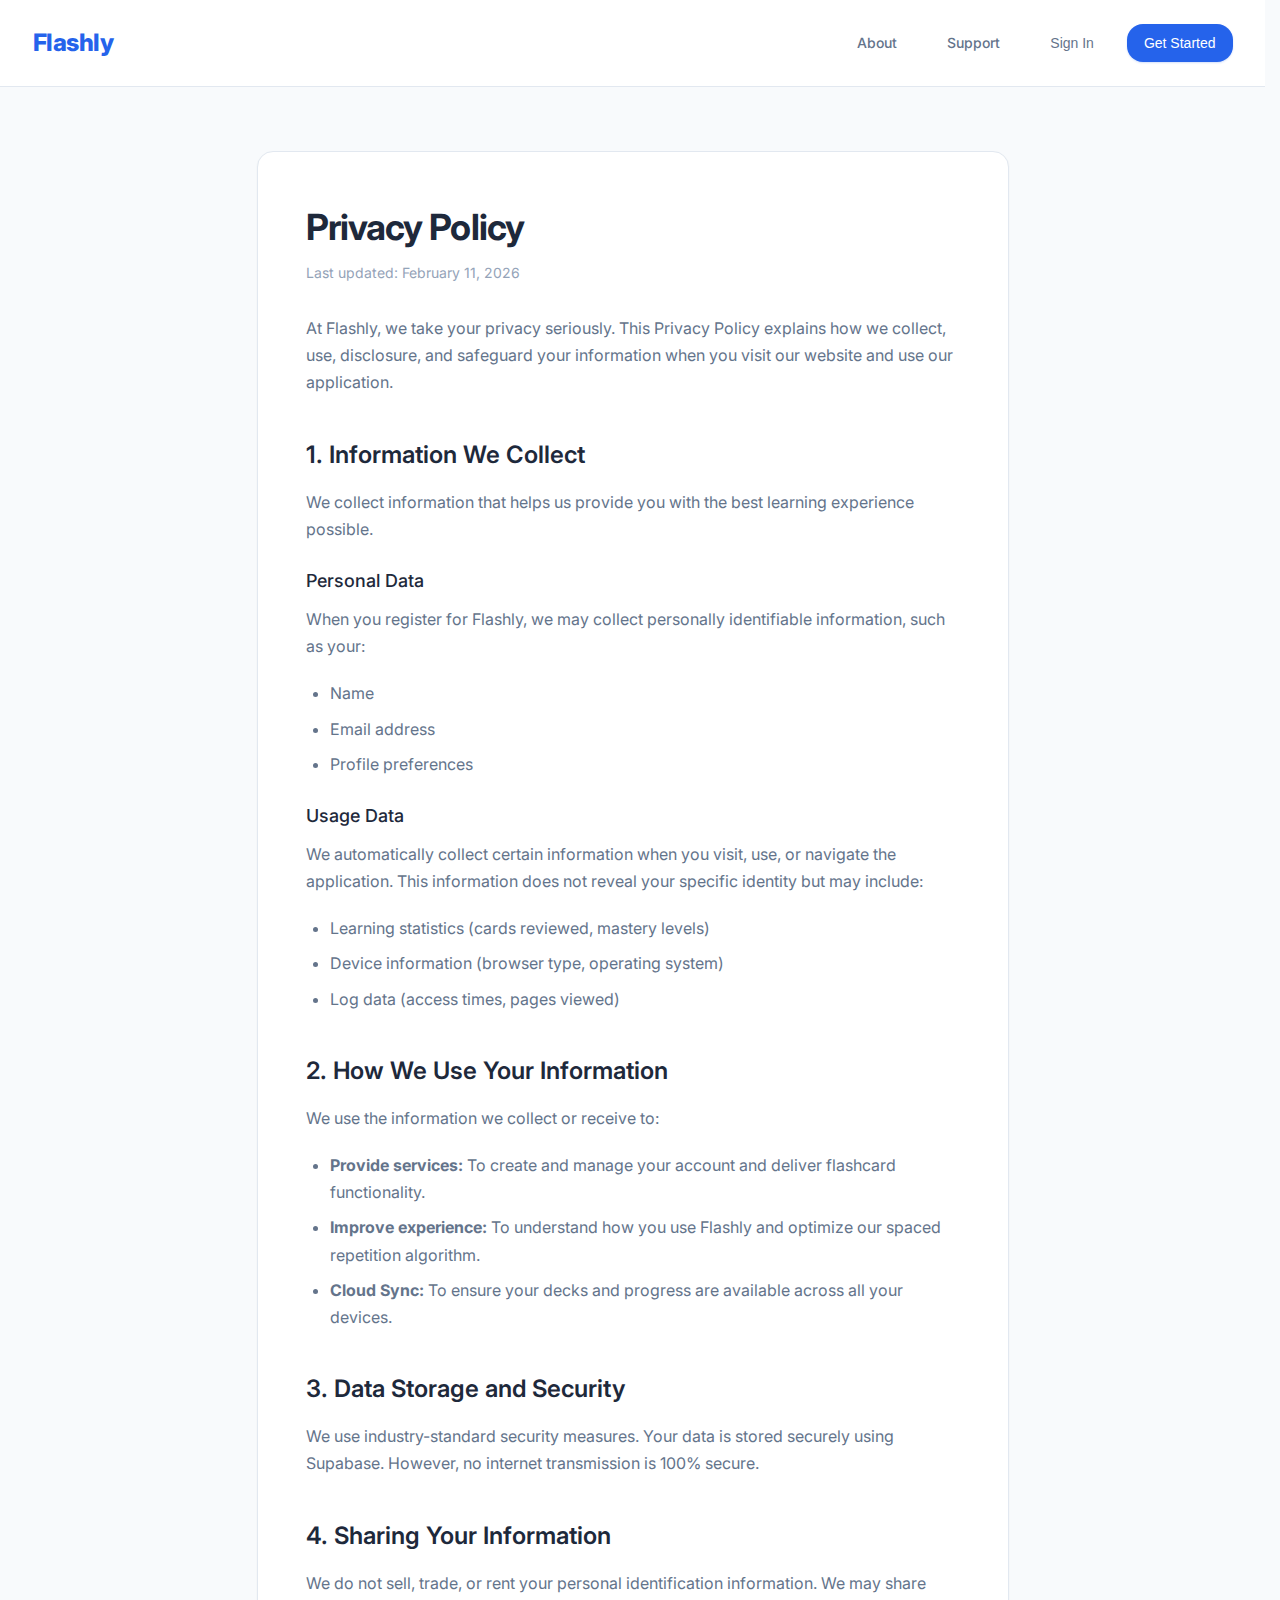
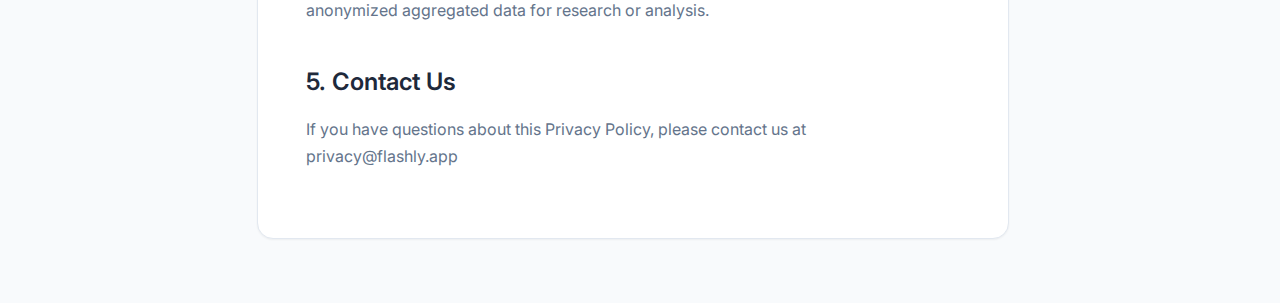
<file: privacy/index.html>
<!DOCTYPE html>
<html lang="en">

<head>
    <meta charset="UTF-8">
    <meta name="viewport" content="width=device-width, initial-scale=1.0">
    <title>Privacy Policy - Flashly</title>

    <meta name="description"
        content="Flashly Privacy Policy. Understand how we collect, use, and protect your personal information on our flashcard and study notes platform.">
    <meta name="keywords" content="Flashly privacy policy, data protection, student data privacy, study app privacy">
    <meta name="robots" content="index, follow">
    <link rel="canonical" href="https://flashly-edu.github.io/flashly/privacy/">

    <!-- Open Graph -->
    <meta property="og:type" content="website">
    <meta property="og:url" content="https://flashly-edu.github.io/flashly/privacy/">
    <meta property="og:title" content="Privacy Policy - Flashly">
    <meta property="og:description" content="Learn about Flashly's commitment to your privacy and data security.">
    <meta property="og:image" content="https://flashly-edu.github.io/flashly/Assets/og-image.png">

    <link rel="stylesheet" href="../style.css">
    <link rel="preconnect" href="https://fonts.googleapis.com">
    <link rel="preconnect" href="https://fonts.gstatic.com" crossorigin>
    <link href="https://fonts.googleapis.com/css2?family=Inter:wght@400;500;600;700&display=swap" rel="stylesheet">
    <link rel="icon" type="image/png" href="../Assets/logo.png">

    <script type="application/ld+json">
    {
      "@context": "https://schema.org",
      "@type": "WebPage",
      "name": "Privacy Policy",
      "url": "https://flashly-edu.github.io/flashly/privacy/",
      "description": "Privacy Policy for Flashly application."
    }
    </script>
    <style>
        /* Override global body style from style.css which sets overflow: hidden */
        body {
            background-color: var(--background);
            font-family: 'Inter', sans-serif;
            color: var(--text-primary);
            overflow-y: auto !important;
            height: auto !important;
        }

        .legal-container {
            max-width: 800px;
            margin: 0 auto;
            padding: 4rem 1.5rem;
        }

        .header-section {
            margin-bottom: 3rem;
        }

        .legal-content {
            background: var(--surface);
            padding: 3rem;
            border-radius: var(--radius);
            border: 1px solid var(--border);
            box-shadow: var(--shadow-sm);
        }

        .legal-content h1 {
            font-size: 2.25rem;
            margin-bottom: 0.5rem;
            letter-spacing: -0.025em;
        }

        .legal-content h2 {
            margin-top: 2.5rem;
            margin-bottom: 1rem;
            font-size: 1.5rem;
            color: var(--text-primary);
            font-weight: 600;
        }

        .legal-content h3 {
            margin-top: 1.5rem;
            margin-bottom: 0.75rem;
            font-size: 1.125rem;
            color: var(--text-primary);
            font-weight: 500;
        }

        .legal-content p {
            margin-bottom: 1.25rem;
            color: var(--text-secondary);
            line-height: 1.7;
            font-size: 1rem;
        }

        .legal-content ul {
            margin-bottom: 1.5rem;
            padding-left: 1.5rem;
            color: var(--text-secondary);
            line-height: 1.7;
        }

        .legal-content li {
            margin-bottom: 0.5rem;
        }

        .last-updated {
            color: var(--text-tertiary);
            font-size: 0.875rem;
            margin-bottom: 2rem;
            display: block;
        }

        .back-link {
            display: inline-flex;
            align-items: center;
            gap: 0.5rem;
            color: var(--text-secondary);
            text-decoration: none;
            font-weight: 500;
            font-size: 0.9375rem;
            transition: color 0.2s;
            margin-bottom: 1rem;
        }

        .back-link:hover {
            color: var(--primary);
        }
    </style>
</head>

<!-- Google tag (gtag.js) -->
<script async src="https://www.googletagmanager.com/gtag/js?id=G-PSQD1QL17E"></script>
<script>
    window.dataLayer = window.dataLayer || [];
    function gtag() { dataLayer.push(arguments); }
    gtag('js', new Date());

    gtag('config', 'G-PSQD1QL17E');
</script>

<nav class="landing-nav">
    <div class="nav-container">
        <a href="../index.html" class="landing-logo" style="text-decoration: none; display: flex; align-items: center;">
            Flashly
        </a>
        <div class="nav-actions">
            <a href="../about/index.html" class="btn btn-text" style="text-decoration: none;">About</a>
            <a href="../support/index.html" class="btn btn-text" style="text-decoration: none;">Support</a>
            <button class="btn btn-text btn-login-toggle">Sign In</button>
            <button class="btn btn-primary btn-signup-toggle">Get Started</button>
        </div>
        <button id="landing-mobile-menu-toggle" class="mobile-menu-toggle">
            <svg xmlns="http://www.w3.org/2000/svg" fill="none" viewBox="0 0 24 24" stroke-width="2"
                stroke="currentColor" class="icon-md">
                <path stroke-linecap="round" stroke-linejoin="round" d="M3.75 6.75h16.5M3.75 12h16.5m-16.5 5.25h16.5" />
            </svg>
        </button>
    </div>

</nav>

<!-- Mobile Menu Modal -->
<div id="mobile-nav-modal" class="mobile-nav-modal">
    <div class="mobile-nav-links">
        <a href="../about/index.html" class="mobile-nav-item">
            About
            <svg xmlns="http://www.w3.org/2000/svg" viewBox="0 0 20 20" fill="currentColor" class="icon-sm">
                <path fill-rule="evenodd"
                    d="M7.21 14.77a.75.75 0 01.02-1.06L11.168 10 7.23 6.29a.75.75 0 111.04-1.08l4.5 4.25a.75.75 0 010 1.08l-4.5 4.25a.75.75 0 01-1.06-.02z"
                    clip-rule="evenodd" />
            </svg>
        </a>
        <a href="../support/index.html" class="mobile-nav-item">
            Support
            <svg xmlns="http://www.w3.org/2000/svg" viewBox="0 0 20 20" fill="currentColor" class="icon-sm">
                <path fill-rule="evenodd"
                    d="M7.21 14.77a.75.75 0 01.02-1.06L11.168 10 7.23 6.29a.75.75 0 111.04-1.08l4.5 4.25a.75.75 0 010 1.08l-4.5 4.25a.75.75 0 01-1.06-.02z"
                    clip-rule="evenodd" />
            </svg>
        </a>
        <a href="./index.html" class="mobile-nav-item">
            Privacy
            <svg xmlns="http://www.w3.org/2000/svg" viewBox="0 0 20 20" fill="currentColor" class="icon-sm">
                <path fill-rule="evenodd"
                    d="M7.21 14.77a.75.75 0 01.02-1.06L11.168 10 7.23 6.29a.75.75 0 111.04-1.08l4.5 4.25a.75.75 0 010 1.08l-4.5 4.25a.75.75 0 01-1.06-.02z"
                    clip-rule="evenodd" />
            </svg>
        </a>
        <a href="mailto:team.flashly@gmail.com" class="mobile-nav-item">
            Contact
            <svg xmlns="http://www.w3.org/2000/svg" viewBox="0 0 20 20" fill="currentColor" class="icon-sm">
                <path d="M3 4a2 2 0 00-2 2v1.161l8.441 4.221a1.25 1.25 0 001.118 0L19 7.161V6a2 2 0 00-2-2H3z" />
                <path d="M19 8.839l-7.77 3.885a2.75 2.75 0 01-2.46 0L1 8.839V14a2 2 0 002 2h14a2 2 0 002-2V8.839z" />
            </svg>
        </a>
    </div>
    <div class="mobile-nav-footer">
        <button class="btn btn-outline mobile-login-btn btn-login-toggle">Sign In</button>
        <button class="btn btn-primary mobile-signup-btn btn-signup-toggle">Sign Up</button>
    </div>
</div>

<div class="legal-container">

    <div class="legal-content">
        <h1>Privacy Policy</h1>
        <span class="last-updated">Last updated: February 11, 2026</span>

        <p>At Flashly, we take your privacy seriously. This Privacy Policy explains how we collect, use, disclosure,
            and safeguard your information when you visit our website and use our application.</p>

        <h2>1. Information We Collect</h2>
        <p>We collect information that helps us provide you with the best learning experience possible.</p>

        <h3>Personal Data</h3>
        <p>When you register for Flashly, we may collect personally identifiable information, such as your:</p>
        <ul>
            <li>Name</li>
            <li>Email address</li>
            <li>Profile preferences</li>
        </ul>

        <h3>Usage Data</h3>
        <p>We automatically collect certain information when you visit, use, or navigate the application. This
            information does not reveal your specific identity but may include:</p>
        <ul>
            <li>Learning statistics (cards reviewed, mastery levels)</li>
            <li>Device information (browser type, operating system)</li>
            <li>Log data (access times, pages viewed)</li>
        </ul>

        <h2>2. How We Use Your Information</h2>
        <p>We use the information we collect or receive to:</p>
        <ul>
            <li><strong>Provide services:</strong> To create and manage your account and deliver flashcard
                functionality.</li>
            <li><strong>Improve experience:</strong> To understand how you use Flashly and optimize our spaced
                repetition algorithm.</li>
            <li><strong>Cloud Sync:</strong> To ensure your decks and progress are available across all your
                devices.</li>
        </ul>

        <h2>3. Data Storage and Security</h2>
        <p>We use industry-standard security measures. Your data is stored securely using Supabase. However, no
            internet transmission is 100% secure.</p>

        <h2>4. Sharing Your Information</h2>
        <p>We do not sell, trade, or rent your personal identification information. We may share anonymized
            aggregated data for research or analysis.</p>

        <h2>5. Contact Us</h2>
        <p>If you have questions about this Privacy Policy, please contact us at privacy@flashly.app</p>
    </div>
</div>
<script src="../landing-nav.js" defer></script>
</body>

</html>
</file>
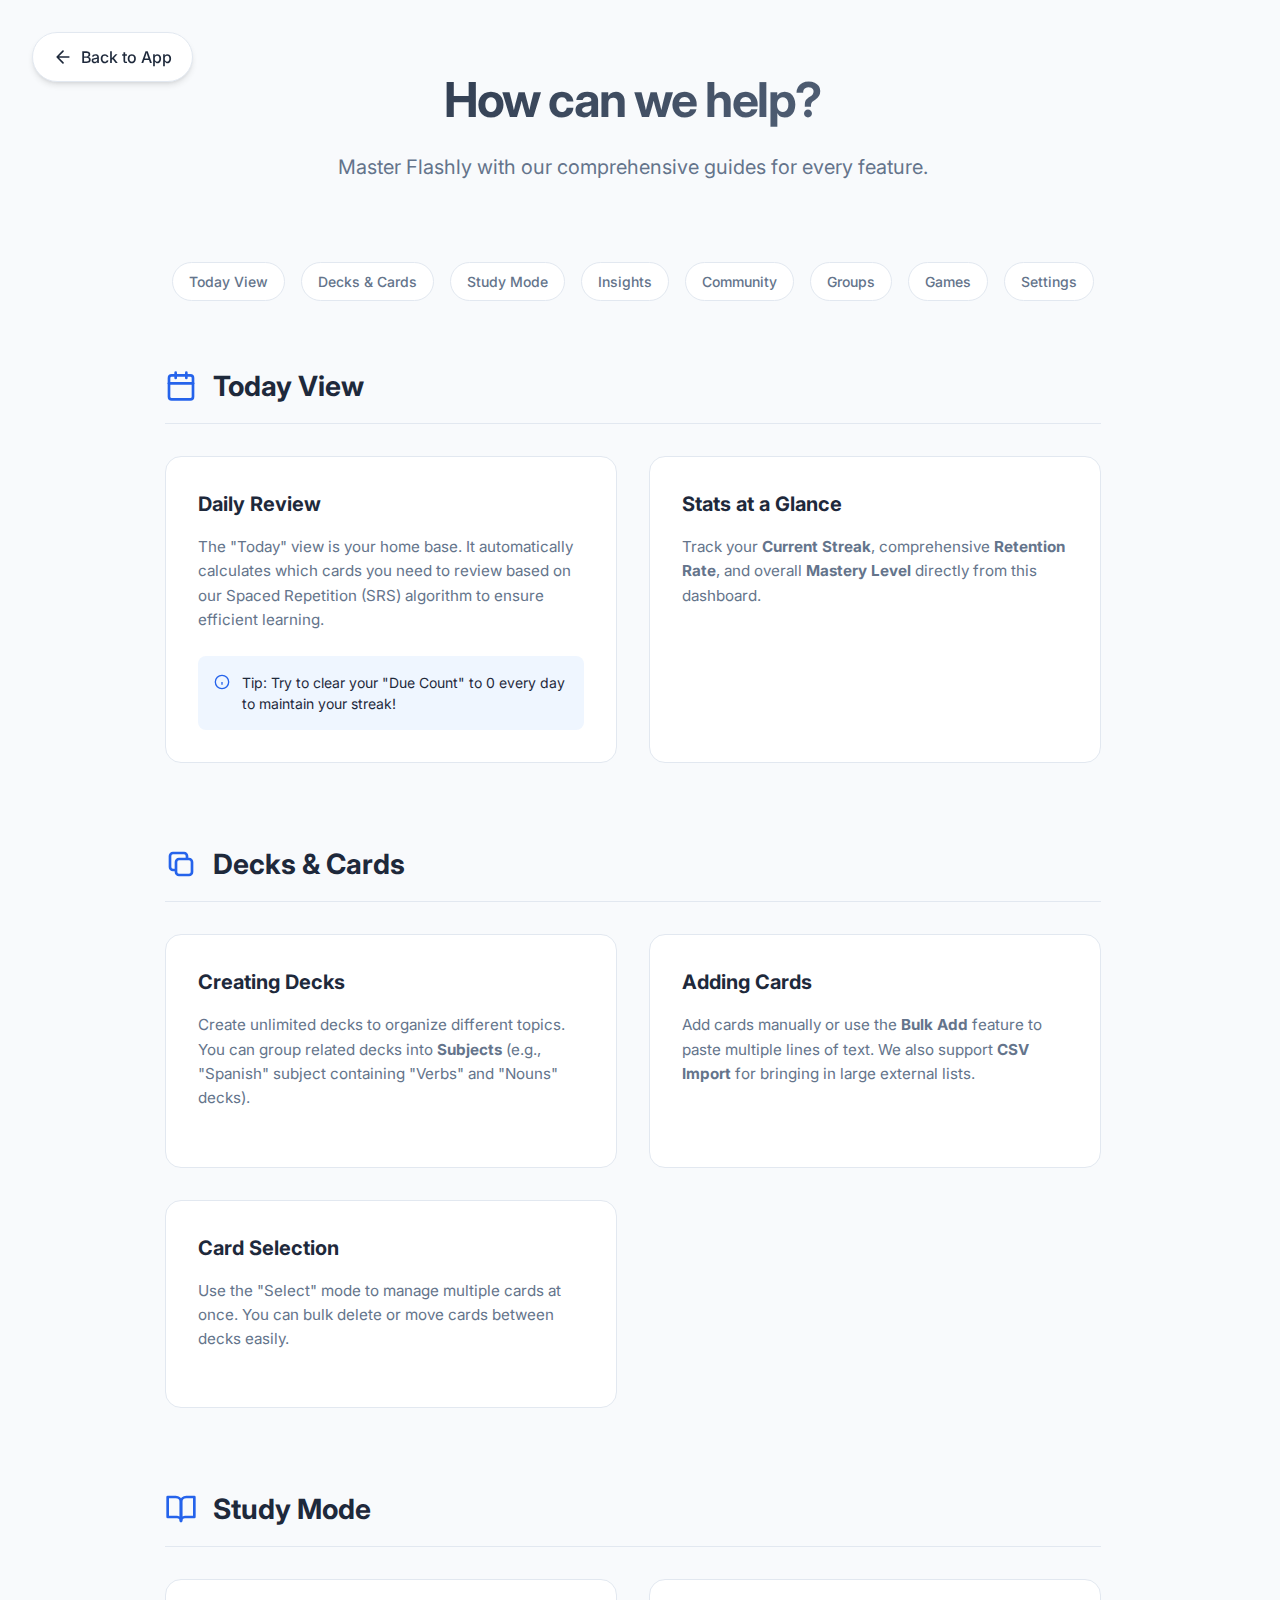
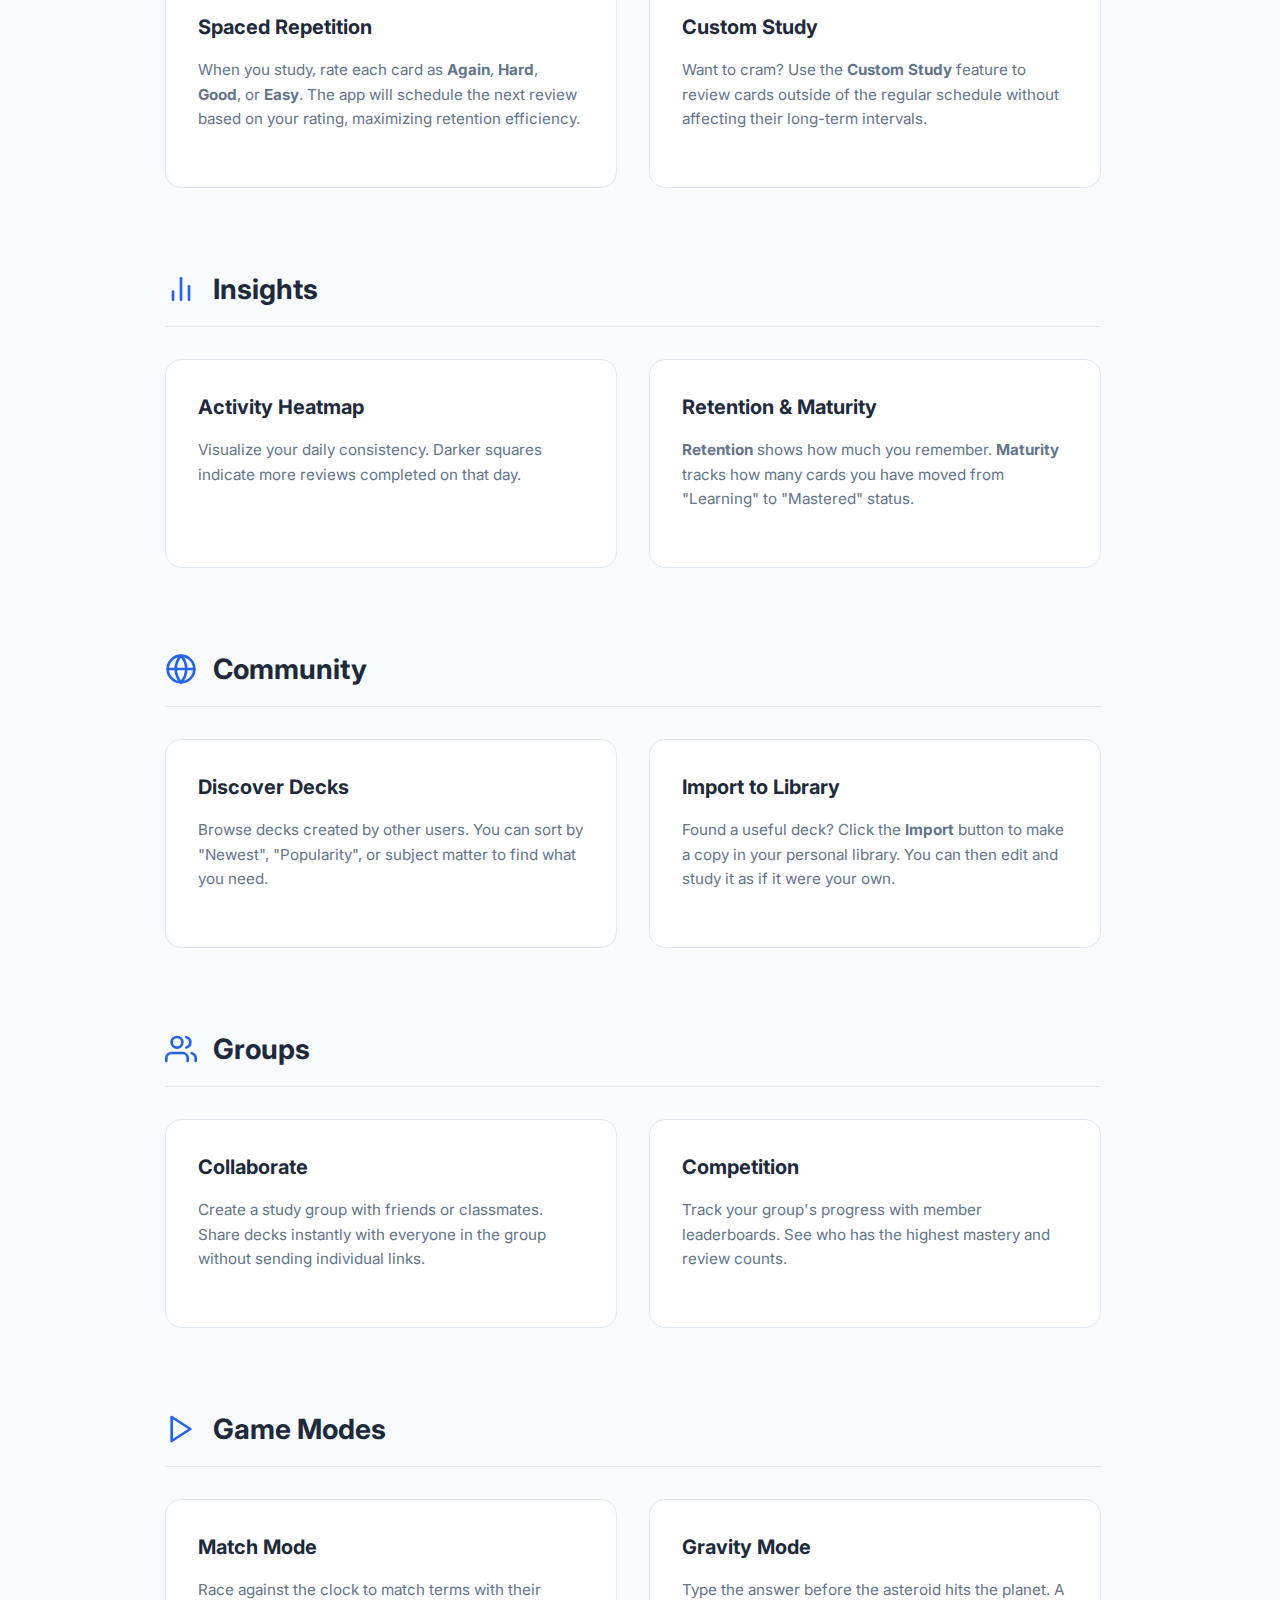
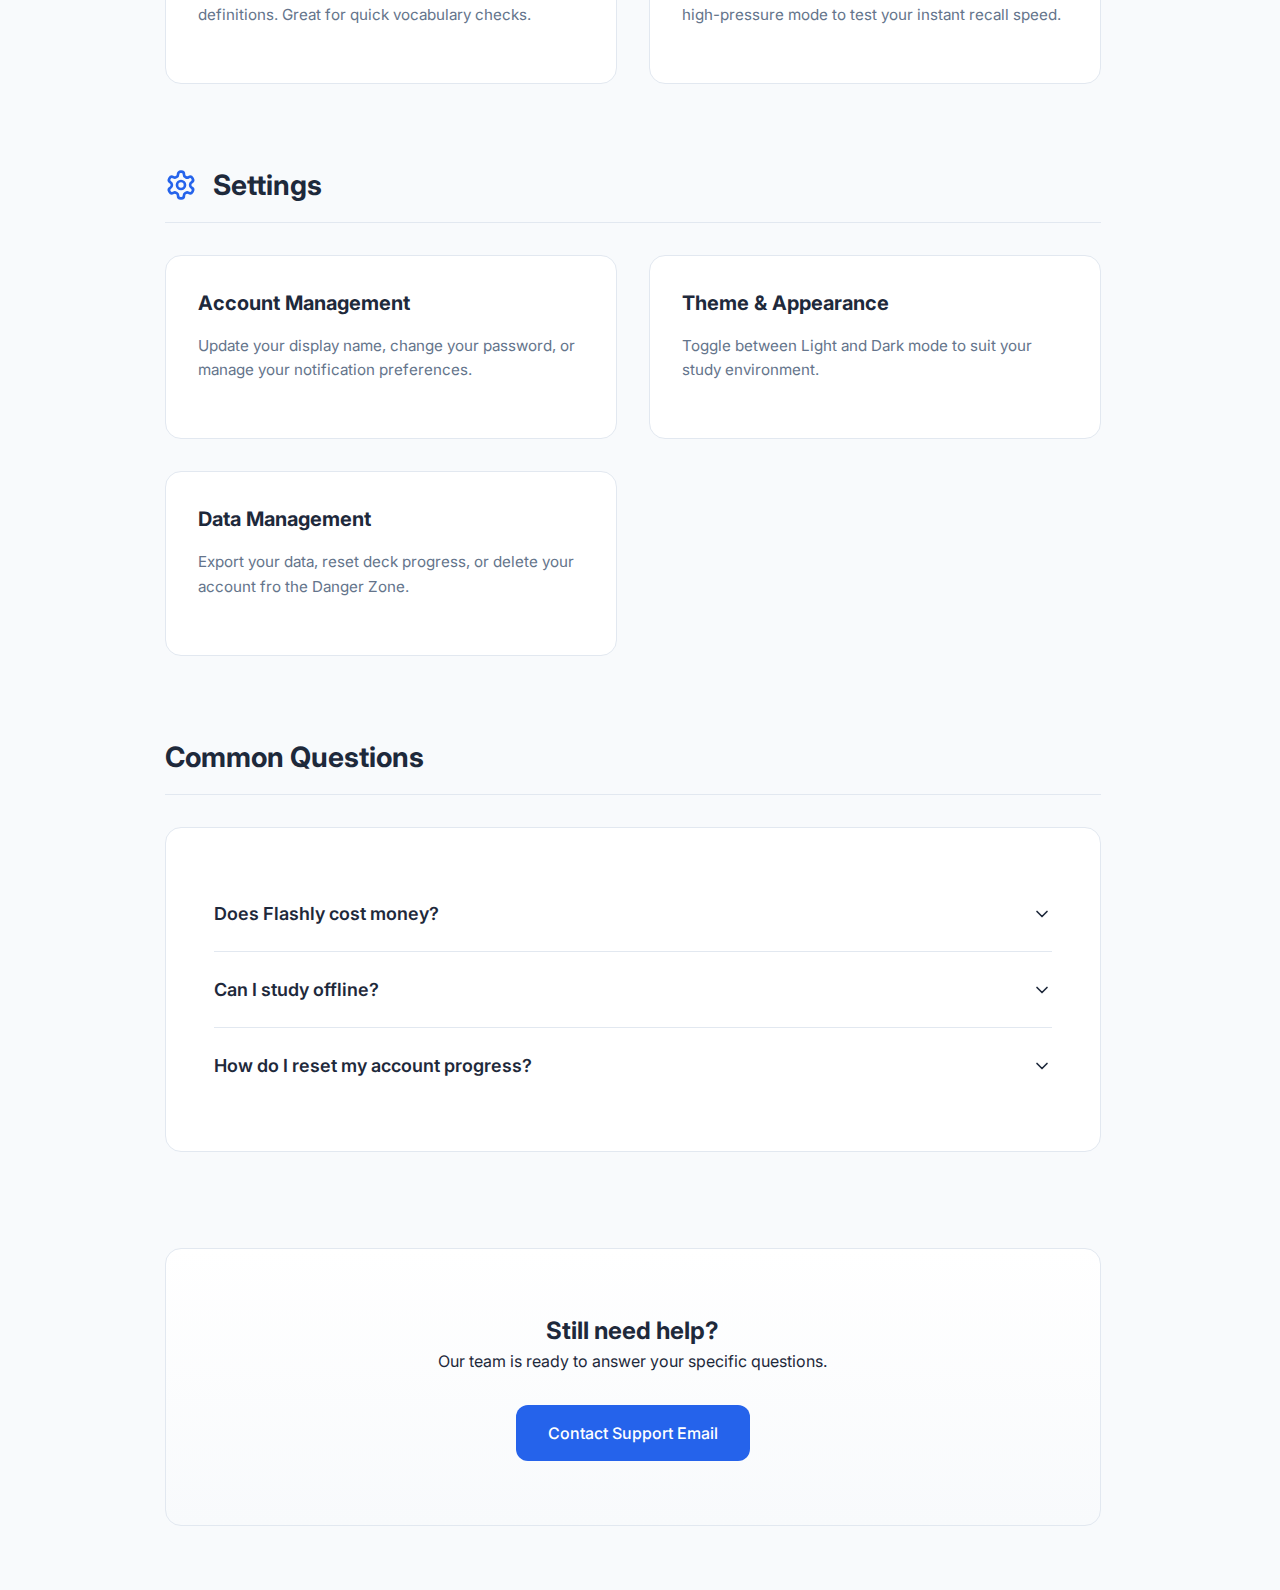
<file: support/index.html>
<!DOCTYPE html>
<html lang="en">

<head>
    <meta charset="UTF-8">
    <meta name="viewport" content="width=device-width, initial-scale=1.0">
    <title>Help Center - Flashly</title>

    <meta name="description"
        content="Flashly Help Center. Get answers to your questions about Flashly's features, deck creation, study modes, and more.">
    <meta name="keywords" content="Flashly help, support, FAQ, guide, how to use flashcards, study app help">
    <meta name="robots" content="index, follow">
    <link rel="canonical" href="https://flashly-edu.github.io/flashly/support/">

    <!-- Open Graph -->
    <meta property="og:type" content="website">
    <meta property="og:url" content="https://flashly-edu.github.io/flashly/support/">
    <meta property="og:title" content="Help Center - Flashly">
    <meta property="og:description" content="Get comprehensive help and support for Flashly.">
    <meta property="og:image" content="https://flashly-edu.github.io/flashly/Assets/og-image.png">

    <!-- JSON-LD FAQPage -->
    <script type="application/ld+json">
    {
      "@context": "https://schema.org",
      "@type": "FAQPage",
      "mainEntity": [{
        "@type": "Question",
        "name": "Does Flashly cost money?",
        "acceptedAnswer": {
          "@type": "Answer",
          "text": "Flashly is currently 100% free for all users. We believe access to effective learning tools should be universal."
        }
      }, {
        "@type": "Question",
        "name": "Can I study offline?",
        "acceptedAnswer": {
          "@type": "Answer",
          "text": "Currently, Flashly requires an internet connection to sync your progress to the cloud. An offline mode is in our roadmap."
        }
      }, {
        "@type": "Question",
        "name": "How do I reset my account progress?",
        "acceptedAnswer": {
          "@type": "Answer",
          "text": "You can go to the Settings tab and find the 'Danger Zone'. There you have options to reset decks or delete your account entirely."
        }
      }]
    }
    </script>

    <link rel="stylesheet" href="../style.css">
    <link rel="preconnect" href="https://fonts.googleapis.com">
    <link rel="preconnect" href="https://fonts.gstatic.com" crossorigin>
    <link href="https://fonts.googleapis.com/css2?family=Inter:wght@400;500;600;700&display=swap" rel="stylesheet">
    <link rel="icon" type="image/png" href="../Assets/logo.png">
    <style>
        /* Override global body style to allow scrolling */
        body {
            background-color: var(--background);
            font-family: 'Inter', sans-serif;
            color: var(--text-primary);
            overflow-y: auto !important;
            height: auto !important;
        }

        .support-container {
            max-width: 1000px;
            margin: 0 auto;
            padding: 4rem 2rem;
        }

        /* Hero / Header */
        .support-header {
            text-align: center;
            margin-bottom: 5rem;
        }

        .support-header h1 {
            font-size: 3rem;
            font-weight: 700;
            margin-bottom: 1rem;
            letter-spacing: -0.03em;
            background: linear-gradient(135deg, var(--text-primary) 0%, var(--text-secondary) 100%);
            -webkit-background-clip: text;
            background-clip: text;
            -webkit-text-fill-color: transparent;
        }

        .support-header p {
            color: var(--text-secondary);
            font-size: 1.25rem;
            max-width: 600px;
            margin: 0 auto;
        }

        /* Nav / Quick Links */
        .quick-nav {
            display: flex;
            justify-content: center;
            gap: 1rem;
            margin-bottom: 4rem;
            flex-wrap: wrap;
        }

        .nav-chip {
            background: var(--surface);
            border: 1px solid var(--border);
            padding: 0.5rem 1rem;
            border-radius: 99px;
            color: var(--text-secondary);
            text-decoration: none;
            font-size: 0.875rem;
            font-weight: 500;
            transition: all 0.2s;
        }

        .nav-chip:hover {
            border-color: var(--primary);
            color: var(--primary);
            background: var(--primary-light);
            transform: translateY(-1px);
        }

        /* Content Sections */
        .section-block {
            margin-bottom: 5rem;
            scroll-margin-top: 2rem;
        }

        .section-title {
            font-size: 1.75rem;
            margin-bottom: 2rem;
            padding-bottom: 1rem;
            border-bottom: 1px solid var(--border);
            display: flex;
            align-items: center;
            gap: 1rem;
        }

        .section-icon {
            color: var(--primary);
        }

        .help-grid {
            display: grid;
            grid-template-columns: repeat(auto-fit, minmax(300px, 1fr));
            gap: 2rem;
        }

        .help-card {
            background: var(--surface);
            border: 1px solid var(--border);
            border-radius: var(--radius);
            padding: 2rem;
            transition: all 0.2s;
        }

        .help-card h3 {
            font-size: 1.25rem;
            margin-bottom: 1rem;
            color: var(--text-primary);
        }

        .help-card p {
            color: var(--text-secondary);
            font-size: 0.95rem;
            margin-bottom: 1.5rem;
            line-height: 1.6;
        }

        .tip-box {
            background: var(--primary-light);
            border-radius: 0.5rem;
            padding: 1rem;
            font-size: 0.875rem;
            color: var(--text-primary);
            display: flex;
            gap: 0.75rem;
            align-items: flex-start;
        }

        .tip-box svg {
            color: var(--primary);
            flex-shrink: 0;
            margin-top: 0.125rem;
        }

        /* FAQ Section */
        .faq-section {
            background: var(--surface);
            padding: 3rem;
            border-radius: var(--radius);
            border: 1px solid var(--border);
        }

        .faq-item {
            border-bottom: 1px solid var(--border);
            padding: 1.5rem 0;
        }

        .faq-item:last-child {
            border-bottom: none;
        }

        .faq-question {
            font-weight: 600;
            font-size: 1.125rem;
            cursor: pointer;
            display: flex;
            justify-content: space-between;
            align-items: center;
        }

        .faq-question:hover {
            color: var(--primary);
        }

        .faq-answer {
            color: var(--text-secondary);
            line-height: 1.6;
            margin-top: 1rem;
            display: none;
        }

        .faq-item.active .faq-answer {
            display: block;
        }

        .faq-icon {
            transition: transform 0.2s;
        }

        .faq-item.active .faq-icon {
            transform: rotate(180deg);
        }

        /* Footer / Contact */
        .contact-footer {
            margin-top: 6rem;
            text-align: center;
            padding: 4rem;
            background: linear-gradient(180deg, var(--surface) 0%, var(--background) 100%);
            border: 1px solid var(--border);
            border-radius: var(--radius);
        }

        .back-link {
            position: fixed;
            top: 2rem;
            left: 2rem;
            background: var(--surface);
            padding: 0.75rem 1.25rem;
            border-radius: 99px;
            box-shadow: var(--shadow-md);
            border: 1px solid var(--border);
            text-decoration: none;
            color: var(--text-primary);
            font-weight: 500;
            display: flex;
            align-items: center;
            gap: 0.5rem;
            z-index: 100;
            transition: all 0.2s;
        }

        .back-link:hover {
            transform: translateY(-2px);
            box-shadow: var(--shadow-md);
            color: var(--primary);
        }

        @media (max-width: 768px) {
            .back-link {
                position: static;
                margin-bottom: 2rem;
                display: inline-flex;
            }
        }
    </style>
</head>

<!-- Google tag (gtag.js) -->
<script async src="https://www.googletagmanager.com/gtag/js?id=G-PSQD1QL17E"></script>
<script>
    window.dataLayer = window.dataLayer || [];
    function gtag() { dataLayer.push(arguments); }
    gtag('js', new Date());

    gtag('config', 'G-PSQD1QL17E');
</script>

<body>
    <a href="../index.html" class="back-link">
        <svg xmlns="http://www.w3.org/2000/svg" width="20" height="20" viewBox="0 0 24 24" fill="none"
            stroke="currentColor" stroke-width="2" stroke-linecap="round" stroke-linejoin="round">
            <path d="M19 12H5M12 19l-7-7 7-7" />
        </svg>
        Back to App
    </a>

    <div class="support-container">

        <div class="support-header">
            <h1>How can we help?</h1>
            <p>Master Flashly with our comprehensive guides for every feature.</p>
        </div>

        <div class="quick-nav">
            <a href="#today" class="nav-chip">Today View</a>
            <a href="#decks" class="nav-chip">Decks & Cards</a>
            <a href="#study" class="nav-chip">Study Mode</a>
            <a href="#insights" class="nav-chip">Insights</a>
            <a href="#community" class="nav-chip">Community</a>
            <a href="#groups" class="nav-chip">Groups</a>
            <a href="#game" class="nav-chip">Games</a>
            <a href="#settings" class="nav-chip">Settings</a>
        </div>

        <!-- Section: Today View -->
        <div id="today" class="section-block">
            <h2 class="section-title">
                <svg xmlns="http://www.w3.org/2000/svg" width="32" height="32" viewBox="0 0 24 24" fill="none"
                    class="section-icon" stroke="currentColor" stroke-width="2" stroke-linecap="round"
                    stroke-linejoin="round">
                    <rect x="3" y="4" width="18" height="18" rx="2" ry="2"></rect>
                    <line x1="16" y1="2" x2="16" y2="6"></line>
                    <line x1="8" y1="2" x2="8" y2="6"></line>
                    <line x1="3" y1="10" x2="21" y2="10"></line>
                </svg>
                Today View
            </h2>
            <div class="help-grid">
                <div class="help-card">
                    <h3>Daily Review</h3>
                    <p>The "Today" view is your home base. It automatically calculates which cards you need to review
                        based on our Spaced Repetition (SRS) algorithm to ensure efficient learning.</p>
                    <div class="tip-box">
                        <svg xmlns="http://www.w3.org/2000/svg" width="16" height="16" viewBox="0 0 24 24" fill="none"
                            stroke="currentColor" stroke-width="2">
                            <circle cx="12" cy="12" r="10"></circle>
                            <line x1="12" y1="16" x2="12" y2="12"></line>
                            <line x1="12" y1="8" x2="12.01" y2="8"></line>
                        </svg>
                        <span>Tip: Try to clear your "Due Count" to 0 every day to maintain your streak!</span>
                    </div>
                </div>
                <div class="help-card">
                    <h3>Stats at a Glance</h3>
                    <p>Track your <strong>Current Streak</strong>, comprehensive <strong>Retention Rate</strong>, and
                        overall <strong>Mastery Level</strong> directly from this dashboard.</p>
                </div>
            </div>
        </div>

        <!-- Section: Decks & Cards -->
        <div id="decks" class="section-block">
            <h2 class="section-title">
                <svg xmlns="http://www.w3.org/2000/svg" width="32" height="32" viewBox="0 0 24 24" fill="none"
                    class="section-icon" stroke="currentColor" stroke-width="2" stroke-linecap="round"
                    stroke-linejoin="round">
                    <path
                        d="M16.5 8.25V6a2.25 2.25 0 00-2.25-2.25H6A2.25 2.25 0 003.75 6v8.25A2.25 2.25 0 006 16.5h2.25m8.25-8.25H18a2.25 2.25 0 012.25 2.25V18A2.25 2.25 0 0118 20.25h-7.5A2.25 2.25 0 018.25 18v-1.5m8.25-8.25h-6a2.25 2.25 0 00-2.25 2.25v6" />
                </svg>
                Decks & Cards
            </h2>
            <div class="help-grid">
                <div class="help-card">
                    <h3>Creating Decks</h3>
                    <p>Create unlimited decks to organize different topics. You can group related decks into
                        <strong>Subjects</strong> (e.g., "Spanish" subject containing "Verbs" and "Nouns" decks).
                    </p>
                </div>
                <div class="help-card">
                    <h3>Adding Cards</h3>
                    <p>Add cards manually or use the <strong>Bulk Add</strong> feature to paste multiple lines of text.
                        We also support <strong>CSV Import</strong> for bringing in large external lists.</p>
                </div>
                <div class="help-card">
                    <h3>Card Selection</h3>
                    <p>Use the "Select" mode to manage multiple cards at once. You can bulk delete or move cards between
                        decks easily.</p>
                </div>
            </div>
        </div>

        <!-- Section: Study Mode -->
        <div id="study" class="section-block">
            <h2 class="section-title">
                <svg xmlns="http://www.w3.org/2000/svg" width="32" height="32" viewBox="0 0 24 24" fill="none"
                    class="section-icon" stroke="currentColor" stroke-width="2" stroke-linecap="round"
                    stroke-linejoin="round">
                    <path d="M2 3h6a4 4 0 0 1 4 4v14a3 3 0 0 0-3-3H2z"></path>
                    <path d="M22 3h-6a4 4 0 0 0-4 4v14a3 3 0 0 1 3-3h7z"></path>
                </svg>
                Study Mode
            </h2>
            <div class="help-grid">
                <div class="help-card">
                    <h3>Spaced Repetition</h3>
                    <p>When you study, rate each card as <strong>Again</strong>, <strong>Hard</strong>,
                        <strong>Good</strong>, or <strong>Easy</strong>. The app will schedule the next review based on
                        your rating, maximizing retention efficiency.
                    </p>
                </div>
                <div class="help-card">
                    <h3>Custom Study</h3>
                    <p>Want to cram? Use the <strong>Custom Study</strong> feature to review cards outside of the
                        regular schedule without affecting their long-term intervals.</p>
                </div>
            </div>
        </div>

        <!-- Section: Insights -->
        <div id="insights" class="section-block">
            <h2 class="section-title">
                <svg xmlns="http://www.w3.org/2000/svg" width="32" height="32" viewBox="0 0 24 24" fill="none"
                    class="section-icon" stroke="currentColor" stroke-width="2" stroke-linecap="round"
                    stroke-linejoin="round">
                    <path d="M18 20V10"></path>
                    <path d="M12 20V4"></path>
                    <path d="M6 20v-6"></path>
                </svg>
                Insights
            </h2>
            <div class="help-grid">
                <div class="help-card">
                    <h3>Activity Heatmap</h3>
                    <p>Visualize your daily consistency. Darker squares indicate more reviews completed on that day.</p>
                </div>
                <div class="help-card">
                    <h3>Retention & Maturity</h3>
                    <p><strong>Retention</strong> shows how much you remember. <strong>Maturity</strong> tracks how many
                        cards you have moved from "Learning" to "Mastered" status.</p>
                </div>
            </div>
        </div>

        <!-- Section: Community -->
        <div id="community" class="section-block">
            <h2 class="section-title">
                <svg xmlns="http://www.w3.org/2000/svg" width="32" height="32" viewBox="0 0 24 24" fill="none"
                    class="section-icon" stroke="currentColor" stroke-width="2" stroke-linecap="round"
                    stroke-linejoin="round">
                    <circle cx="12" cy="12" r="10"></circle>
                    <line x1="2" y1="12" x2="22" y2="12"></line>
                    <path
                        d="M12 2a15.3 15.3 0 0 1 4 10 15.3 15.3 0 0 1-4 10 15.3 15.3 0 0 1-4-10 15.3 15.3 0 0 1 4-10z">
                    </path>
                </svg>
                Community
            </h2>
            <div class="help-grid">
                <div class="help-card">
                    <h3>Discover Decks</h3>
                    <p>Browse decks created by other users. You can sort by "Newest", "Popularity", or subject matter to
                        find what you need.</p>
                </div>
                <div class="help-card">
                    <h3>Import to Library</h3>
                    <p>Found a useful deck? Click the <strong>Import</strong> button to make a copy in your personal
                        library. You can then edit and study it as if it were your own.</p>
                </div>
            </div>
        </div>

        <!-- Section: Groups -->
        <div id="groups" class="section-block">
            <h2 class="section-title">
                <svg xmlns="http://www.w3.org/2000/svg" width="32" height="32" viewBox="0 0 24 24" fill="none"
                    class="section-icon" stroke="currentColor" stroke-width="2" stroke-linecap="round"
                    stroke-linejoin="round">
                    <path d="M17 21v-2a4 4 0 0 0-4-4H5a4 4 0 0 0-4 4v2"></path>
                    <circle cx="9" cy="7" r="4"></circle>
                    <path d="M23 21v-2a4 4 0 0 0-3-3.87"></path>
                    <path d="M16 3.13a4 4 0 0 1 0 7.75"></path>
                </svg>
                Groups
            </h2>
            <div class="help-grid">
                <div class="help-card">
                    <h3>Collaborate</h3>
                    <p>Create a study group with friends or classmates. Share decks instantly with everyone in the group
                        without sending individual links.</p>
                </div>
                <div class="help-card">
                    <h3>Competition</h3>
                    <p>Track your group's progress with member leaderboards. See who has the highest mastery and review
                        counts.</p>
                </div>
            </div>
        </div>

        <!-- Section: Games -->
        <div id="game" class="section-block">
            <h2 class="section-title">
                <svg xmlns="http://www.w3.org/2000/svg" width="32" height="32" viewBox="0 0 24 24" fill="none"
                    class="section-icon" stroke="currentColor" stroke-width="2" stroke-linecap="round"
                    stroke-linejoin="round">
                    <polygon points="5 3 19 12 5 21 5 3"></polygon>
                </svg>
                Game Modes
            </h2>
            <div class="help-grid">
                <div class="help-card">
                    <h3>Match Mode</h3>
                    <p>Race against the clock to match terms with their definitions. Great for quick vocabulary checks.
                    </p>
                </div>
                <div class="help-card">
                    <h3>Gravity Mode</h3>
                    <p>Type the answer before the asteroid hits the planet. A high-pressure mode to test your instant
                        recall speed.</p>
                </div>
            </div>
        </div>

        <!-- Section: Settings -->
        <div id="settings" class="section-block">
            <h2 class="section-title">
                <svg xmlns="http://www.w3.org/2000/svg" width="32" height="32" viewBox="0 0 24 24" fill="none"
                    class="section-icon" stroke="currentColor" stroke-width="2" stroke-linecap="round"
                    stroke-linejoin="round">
                    <path
                        d="M12.22 2h-.44a2 2 0 0 0-2 2v.18a2 2 0 0 1-1 1.73l-.43.25a2 2 0 0 1-2 0l-.15-.08a2 2 0 0 0-2.73.73l-.22.38a2 2 0 0 0 .73 2.73l.15.1a2 2 0 0 1 1 1.72v.51a2 2 0 0 1-1 1.74l-.15.09a2 2 0 0 0-.73 2.73l.22.38a2 2 0 0 0 2.73.73l.15-.08a2 2 0 0 1 2 0l.43.25a2 2 0 0 1 1 1.73V20a2 2 0 0 0 2 2h.44a2 2 0 0 0 2-2v-.18a2 2 0 0 1 1-1.73l.43-.25a2 2 0 0 1 2 0l.15.08a2 2 0 0 0 2.73-.73l.22-.39a2 2 0 0 0-.73-2.73l-.15-.08a2 2 0 0 1-1-1.74v-.47a2 2 0 0 1 1-1.74l.15-.09a2 2 0 0 0 .73-2.73l-.22-.38a2 2 0 0 0-2.73-.73l-.15.08a2 2 0 0 1-2 0l-.43-.25a2 2 0 0 1-1-1.73V4a2 2 0 0 0-2-2z">
                    </path>
                    <circle cx="12" cy="12" r="3"></circle>
                </svg>
                Settings
            </h2>
            <div class="help-grid">
                <div class="help-card">
                    <h3>Account Management</h3>
                    <p>Update your display name, change your password, or manage your notification preferences.</p>
                </div>
                <div class="help-card">
                    <h3>Theme & Appearance</h3>
                    <p>Toggle between Light and Dark mode to suit your study environment.</p>
                </div>
                <div class="help-card">
                    <h3>Data Management</h3>
                    <p>Export your data, reset deck progress, or delete your account fro the Danger Zone.</p>
                </div>
            </div>
        </div>

        <!-- FAQ -->
        <div class="section-block">
            <h2 class="section-title">Common Questions</h2>
            <div class="faq-section">
                <div class="faq-item">
                    <div class="faq-question" onclick="this.parentElement.classList.toggle('active')">
                        Does Flashly cost money?
                        <svg xmlns="http://www.w3.org/2000/svg" width="20" height="20" viewBox="0 0 24 24" fill="none"
                            stroke="currentColor" stroke-width="2" stroke-linecap="round" stroke-linejoin="round"
                            class="faq-icon">
                            <path d="m6 9 6 6 6-6" />
                        </svg>
                    </div>
                    <div class="faq-answer">
                        <p>Flashly is currently 100% free for all users. We believe access to effective learning tools
                            should be universal.</p>
                    </div>
                </div>

                <div class="faq-item">
                    <div class="faq-question" onclick="this.parentElement.classList.toggle('active')">
                        Can I study offline?
                        <svg xmlns="http://www.w3.org/2000/svg" width="20" height="20" viewBox="0 0 24 24" fill="none"
                            stroke="currentColor" stroke-width="2" stroke-linecap="round" stroke-linejoin="round"
                            class="faq-icon">
                            <path d="m6 9 6 6 6-6" />
                        </svg>
                    </div>
                    <div class="faq-answer">
                        <p>Currently, Flashly requires an internet connection to sync your progress to the cloud. An
                            offline mode is in our roadmap for later this year.</p>
                    </div>
                </div>

                <div class="faq-item">
                    <div class="faq-question" onclick="this.parentElement.classList.toggle('active')">
                        How do I reset my account progress?
                        <svg xmlns="http://www.w3.org/2000/svg" width="20" height="20" viewBox="0 0 24 24" fill="none"
                            stroke="currentColor" stroke-width="2" stroke-linecap="round" stroke-linejoin="round"
                            class="faq-icon">
                            <path d="m6 9 6 6 6-6" />
                        </svg>
                    </div>
                    <div class="faq-answer">
                        <p>You can go to the Settings tab and find the "Danger Zone". There you have options to reset
                            decks or delete your account entirely.</p>
                    </div>
                </div>
            </div>
        </div>

        <!-- Footer -->
        <div class="contact-footer">
            <h2>Still need help?</h2>
            <p style="margin-bottom: 2rem;">Our team is ready to answer your specific questions.</p>
            <a href="mailto:support@flashly.app"
                style="background: var(--primary); color: white; padding: 1rem 2rem; border-radius: 0.75rem; text-decoration: none; font-weight: 500; display: inline-block;">Contact
                Support Email</a>
        </div>
    </div>
</body>

</html>
</file>
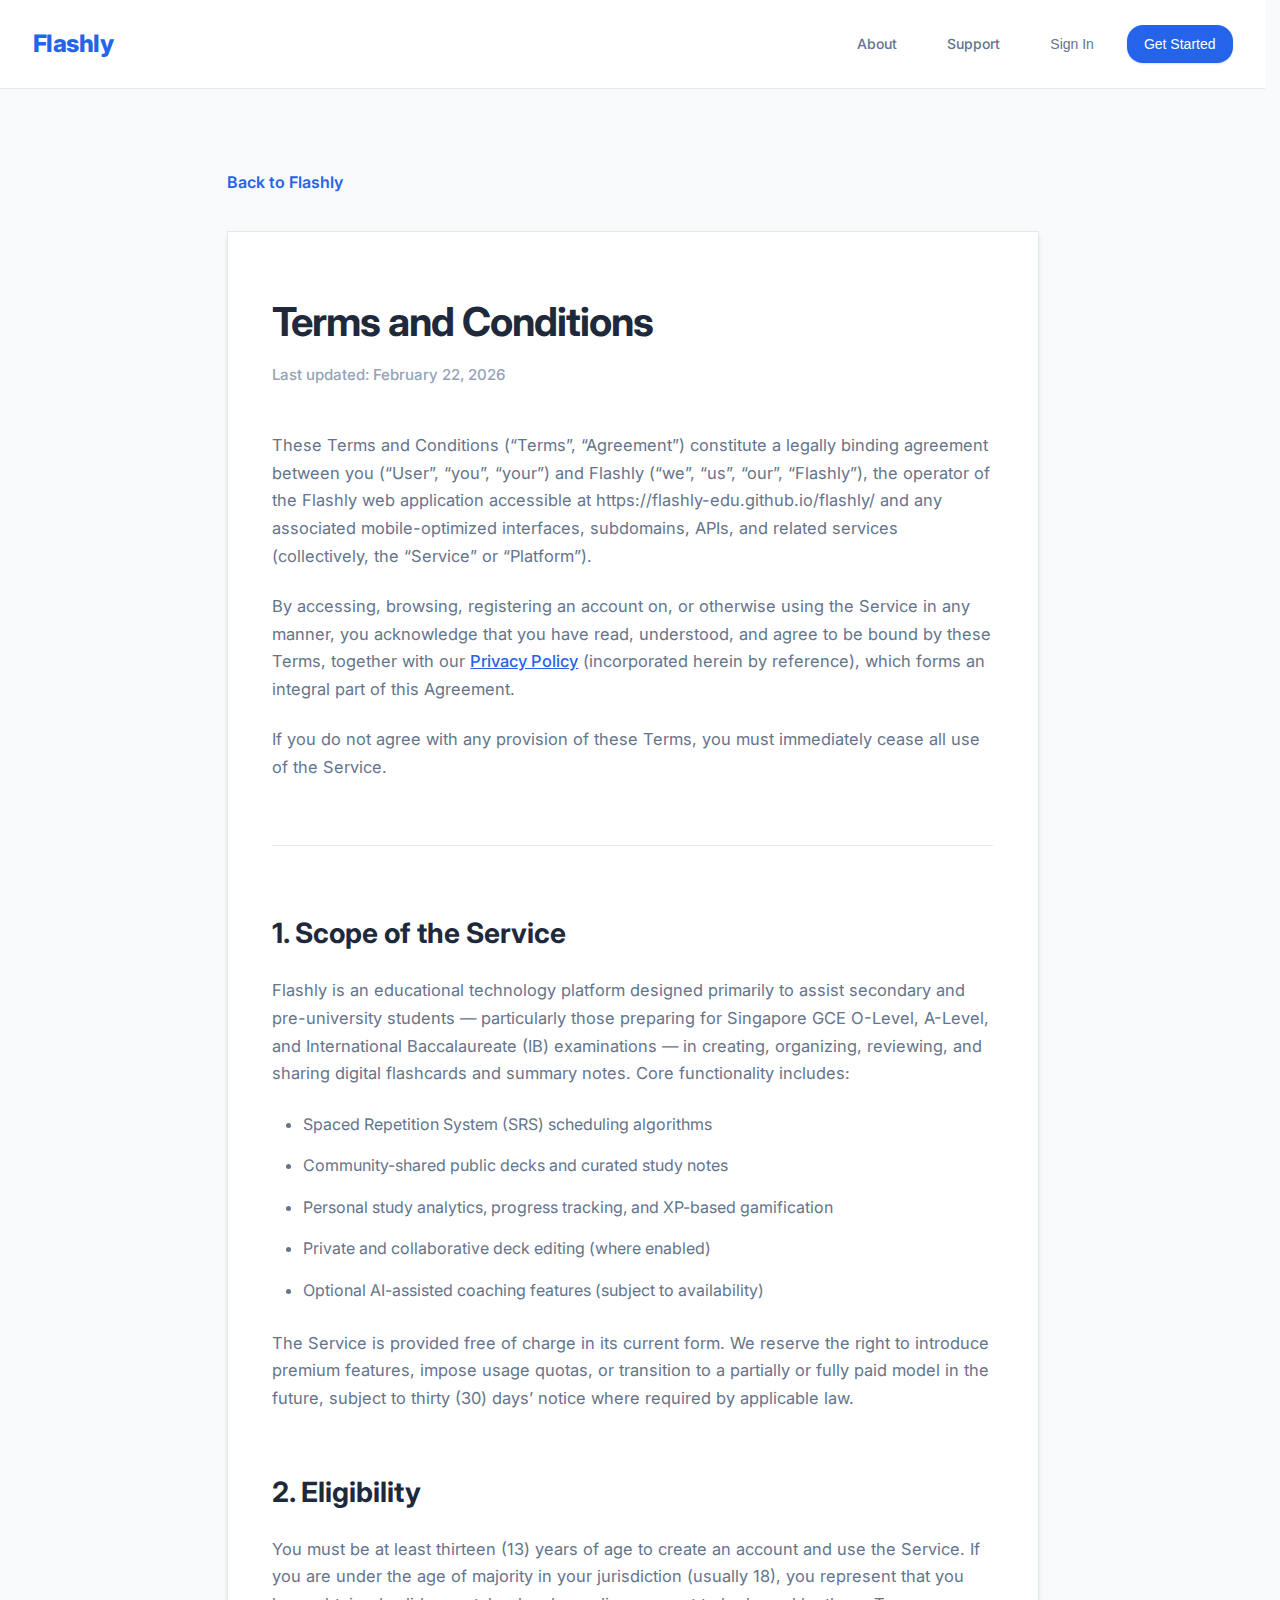
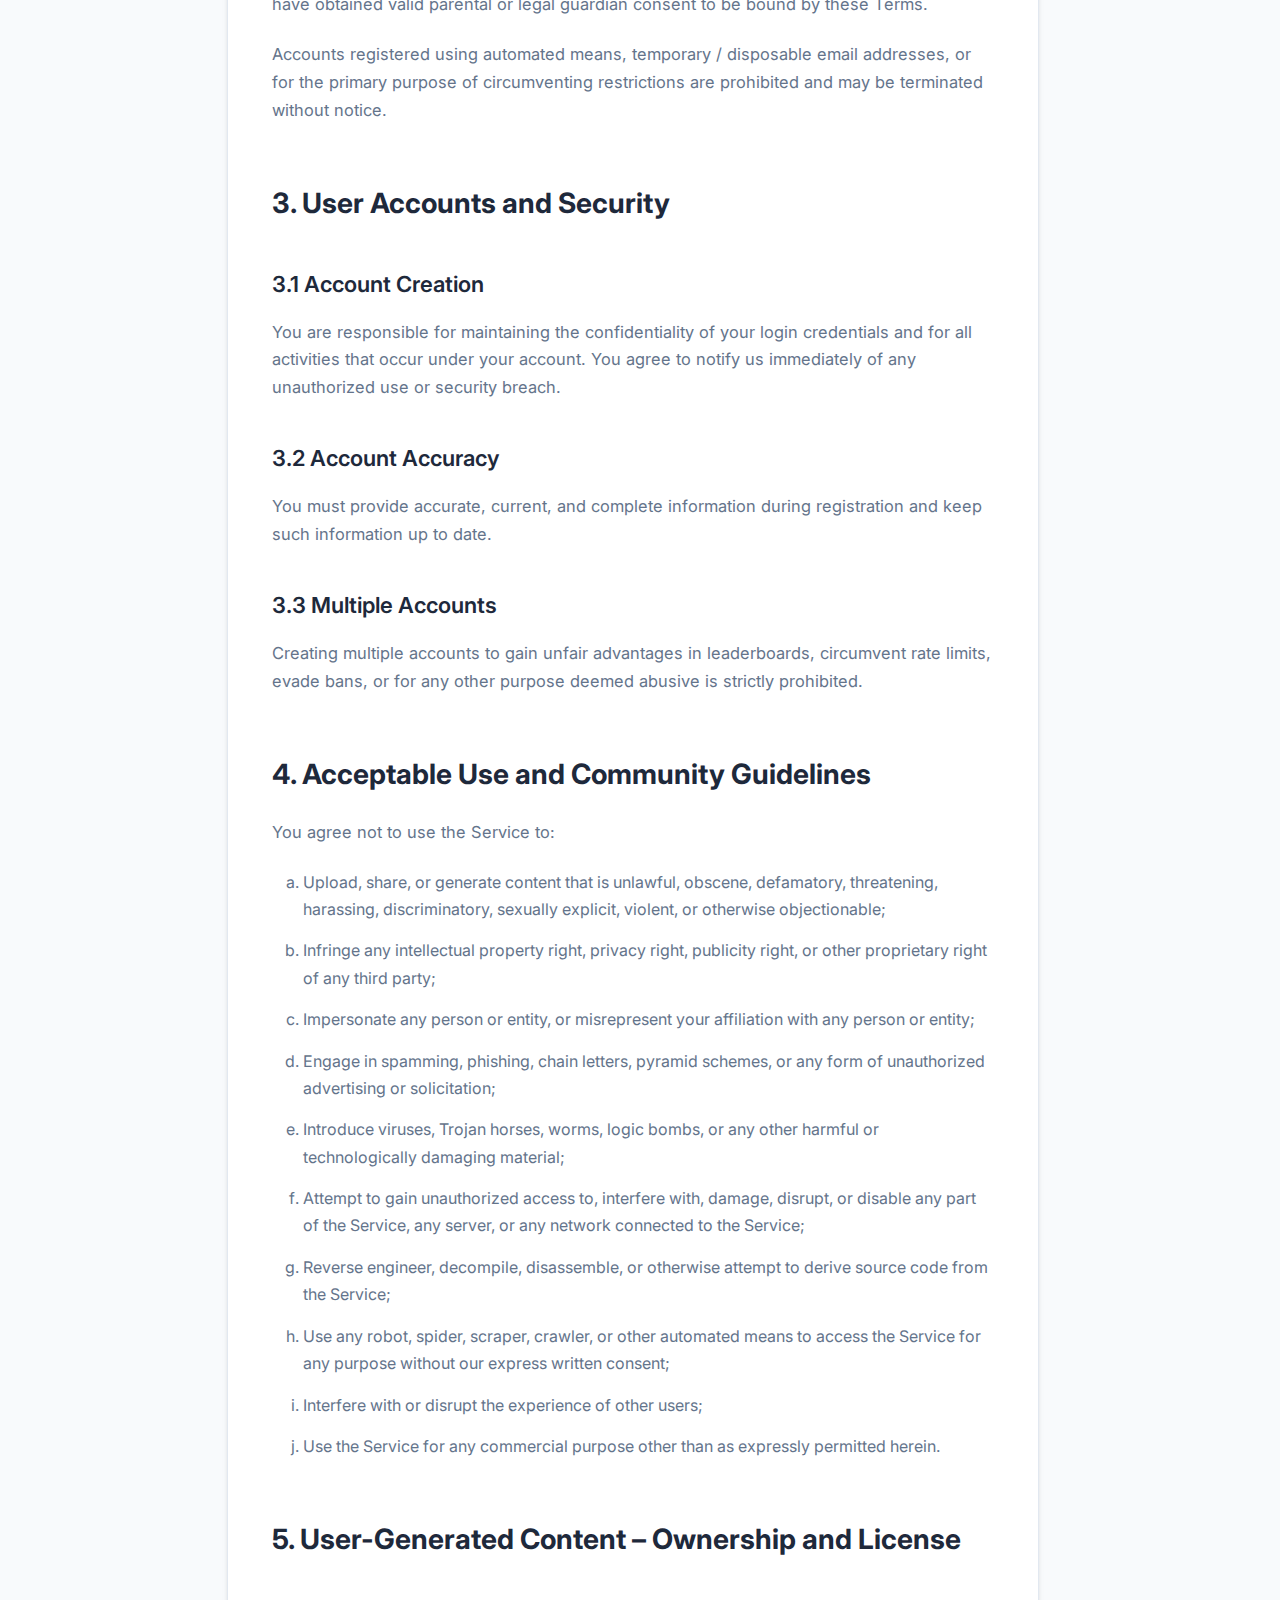
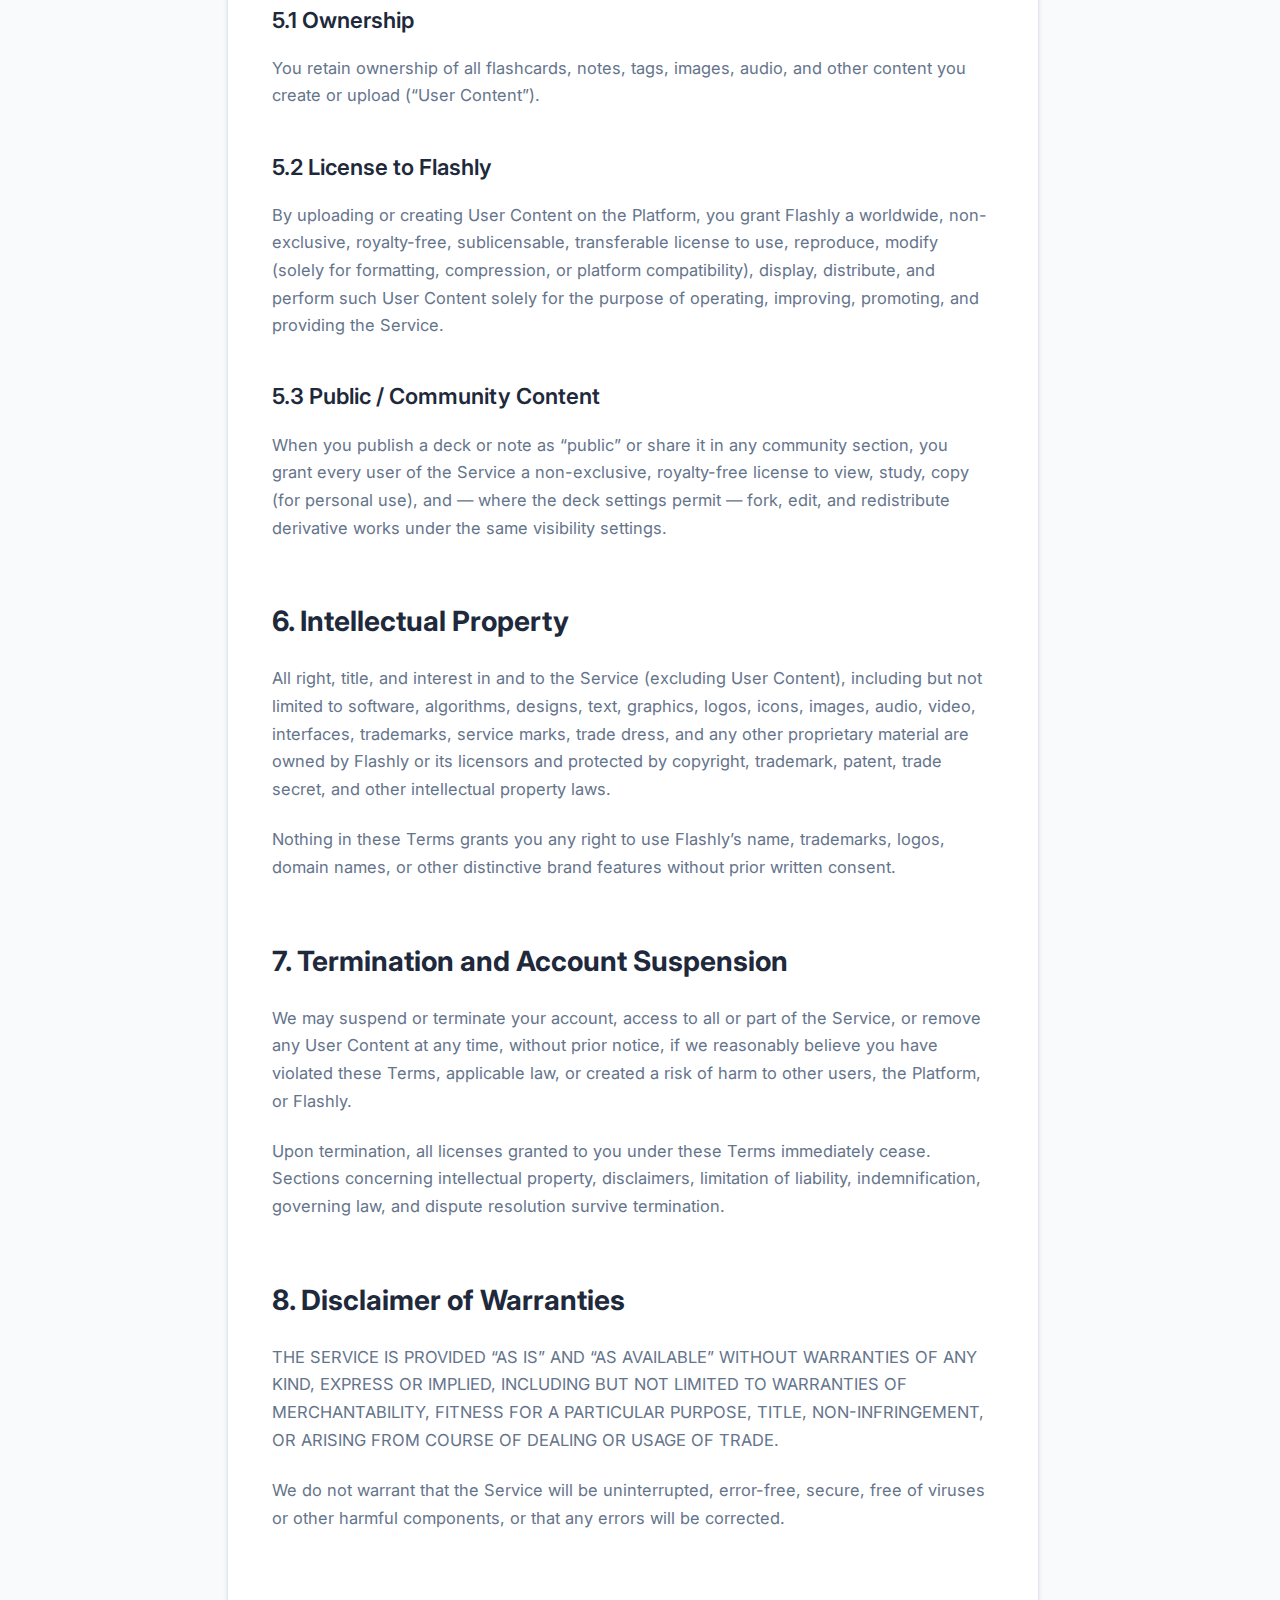
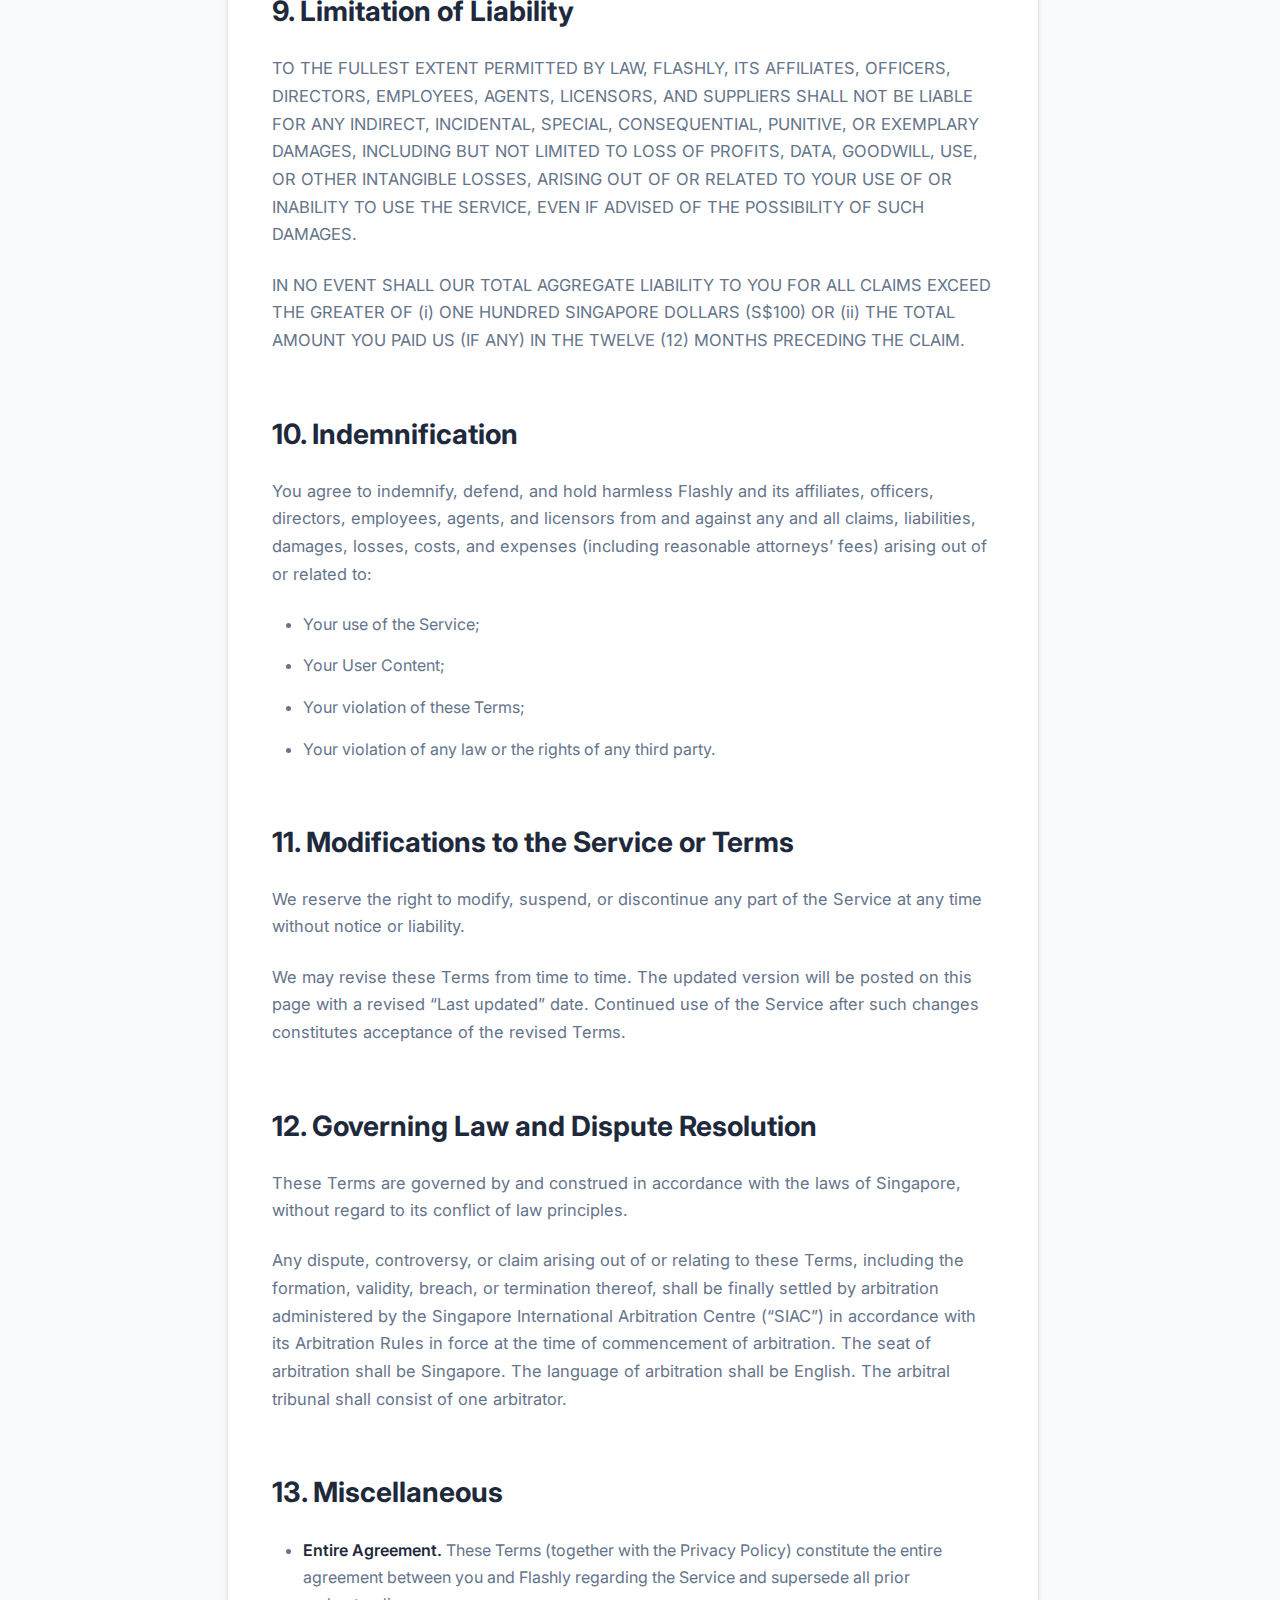
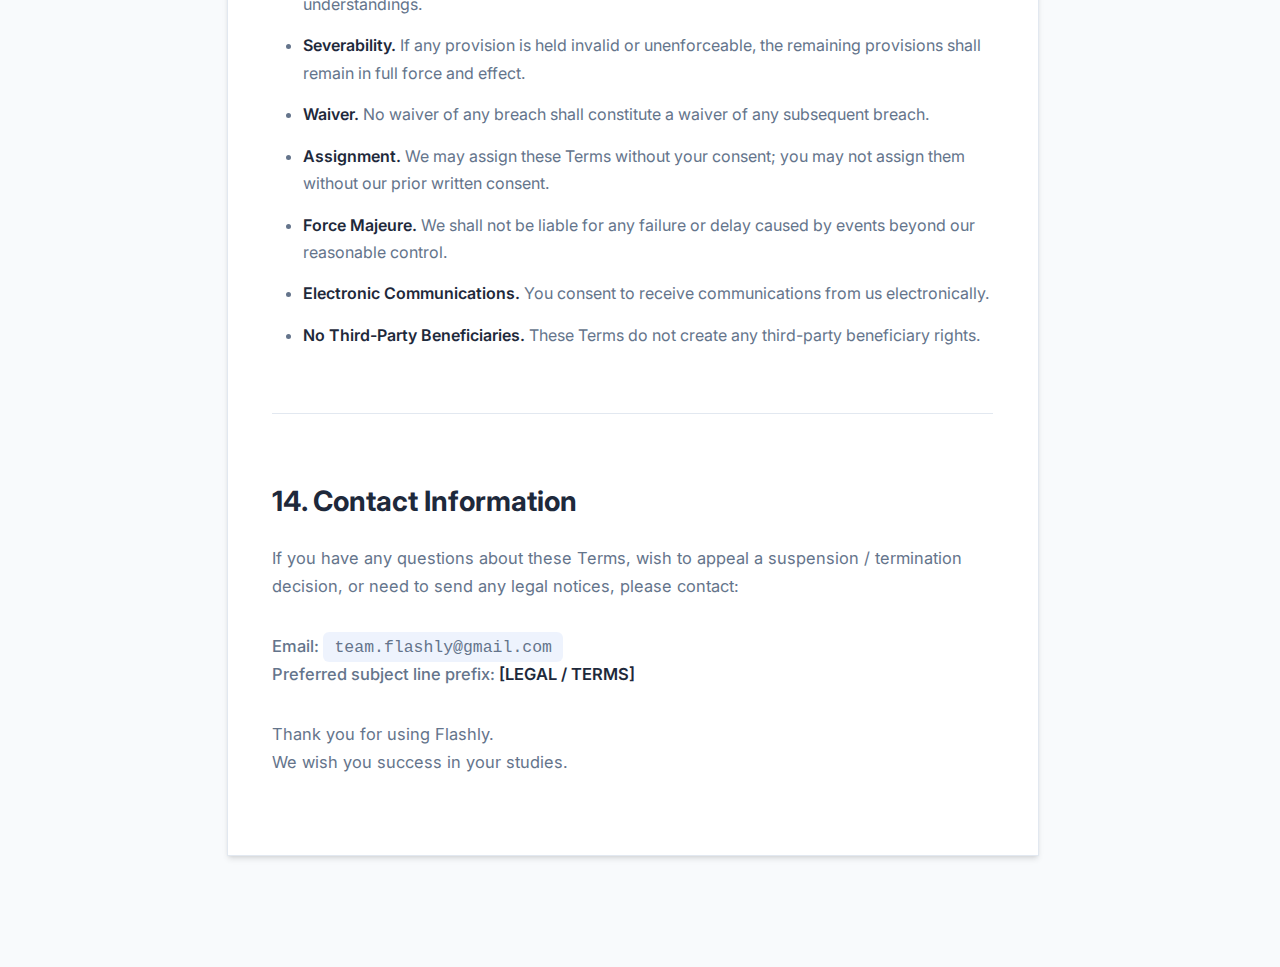
<file: terms/index.html>
<!DOCTYPE html>
<html lang="en">
<head>
    <meta charset="UTF-8">
    <meta name="viewport" content="width=device-width, initial-scale=1.0">
    <title>Terms and Conditions - Flashly</title>

    <meta name="description"
        content="Flashly Terms and Conditions. Read the legal agreement governing the use of our flashcard, spaced repetition, and study notes platform for O-Level, A-Level, and IB students.">
    <meta name="keywords" content="Flashly terms of service, terms and conditions, user agreement, study app legal, spaced repetition terms">
    <meta name="robots" content="index, follow">
    <link rel="canonical" href="https://flashly-edu.github.io/flashly/terms/">

    <!-- Open Graph / Facebook -->
    <meta property="og:type" content="website">
    <meta property="og:url" content="https://flashly-edu.github.io/flashly/terms/">
    <meta property="og:title" content="Terms and Conditions - Flashly">
    <meta property="og:description" content="The complete legal agreement between you and Flashly governing use of the service.">
    <meta property="og:image" content="https://flashly-edu.github.io/flashly/Assets/og-image.png">

    <!-- Twitter -->
    <meta name="twitter:card" content="summary_large_image">
    <meta name="twitter:title" content="Terms and Conditions - Flashly">
    <meta name="twitter:description" content="The complete legal agreement between you and Flashly governing use of the service.">

    <link rel="stylesheet" href="../style.css">
    <link rel="preconnect" href="https://fonts.googleapis.com">
    <link rel="preconnect" href="https://fonts.gstatic.com" crossorigin>
    <link href="https://fonts.googleapis.com/css2?family=Inter:wght@400;500;600;700&display=swap" rel="stylesheet">
    <link rel="icon" type="image/png" href="../Assets/logo.png">

    <style>
        body {
            background-color: var(--background);
            font-family: 'Inter', sans-serif;
            color: var(--text-primary);
            overflow-y: auto !important;
            height: auto !important;
            line-height: 1.68;
        }

        .legal-container {
            max-width: 860px;
            margin: 0 auto;
            padding: 5rem 1.5rem 7rem;
        }

        .legal-content {
            background: var(--surface);
            padding: 3.5rem 2.8rem;
            border-radius: var(--radius-lg);
            border: 1px solid var(--border);
            box-shadow: var(--shadow-md);
        }

        .legal-content h1 {
            font-size: 2.5rem;
            font-weight: 700;
            letter-spacing: -0.025em;
            margin-bottom: 0.4rem;
            color: var(--text-primary);
        }

        .last-updated {
            color: var(--text-tertiary);
            font-size: 0.94rem;
            font-weight: 500;
            margin-bottom: 2.8rem;
            display: block;
        }

        .legal-content h2 {
            font-size: 1.75rem;
            font-weight: 700;
            margin: 3.5rem 0 1.25rem;
            color: var(--text-primary);
            scroll-margin-top: 80px;
        }

        .legal-content h3 {
            font-size: 1.38rem;
            font-weight: 600;
            margin: 2.4rem 0 1rem;
            color: var(--text-primary);
        }

        .legal-content h4 {
            font-size: 1.18rem;
            font-weight: 600;
            margin: 1.9rem 0 0.9rem;
            color: var(--text-primary);
        }

        .legal-content p {
            margin-bottom: 1.4rem;
            color: var(--text-secondary);
            font-size: 1.03rem;
        }

        .legal-content ul,
        .legal-content ol {
            margin-bottom: 1.6rem;
            padding-left: 1.9rem;
            color: var(--text-secondary);
        }

        .legal-content li {
            margin-bottom: 0.9rem;
            line-height: 1.7;
        }

        .legal-content strong {
            color: var(--text-primary);
            font-weight: 600;
        }

        .section-divider {
            border-top: 1px solid var(--border);
            margin: 4rem 0;
        }

        .back-link {
            display: inline-flex;
            align-items: center;
            gap: 0.5rem;
            color: var(--primary);
            text-decoration: none;
            font-weight: 600;
            font-size: 1rem;
            margin-bottom: 2.2rem;
            transition: all 0.18s ease;
        }

        .back-link:hover {
            text-decoration: underline;
        }

        .contact-highlight {
            background: rgba(var(--primary-rgb), 0.08);
            padding: 0.35rem 0.7rem;
            border-radius: 6px;
            font-family: monospace;
            font-weight: 500;
        }
    </style>

    <script type="application/ld+json">
    {
      "@context": "https://schema.org",
      "@type": "WebPage",
      "name": "Terms and Conditions",
      "url": "https://flashly-edu.github.io/flashly/terms/",
      "description": "Terms of Service and Conditions of Use for the Flashly learning platform."
    }
    </script>
</head>

<body>

<!-- Google tag (gtag.js) -->
<script async src="https://www.googletagmanager.com/gtag/js?id=G-PSQD1QL17E"></script>
<script>
    window.dataLayer = window.dataLayer || [];
    function gtag(){dataLayer.push(arguments);}
    gtag('js', new Date());
    gtag('config', 'G-PSQD1QL17E');
</script>

<nav class="landing-nav">
    <div class="nav-container">
        <a href="../index.html" class="landing-logo" style="text-decoration: none; display: flex; align-items: center;">
            Flashly
        </a>
        <div class="nav-actions">
            <a href="../about/index.html" class="btn btn-text">About</a>
            <a href="../support/index.html" class="btn btn-text">Support</a>
            <button class="btn btn-text btn-login-toggle">Sign In</button>
            <button class="btn btn-primary btn-signup-toggle">Get Started</button>
        </div>
        <button id="landing-mobile-menu-toggle" class="mobile-menu-toggle">
            <svg xmlns="http://www.w3.org/2000/svg" fill="none" viewBox="0 0 24 24" stroke-width="2" stroke="currentColor" class="icon-md">
                <path stroke-linecap="round" stroke-linejoin="round" d="M3.75 6.75h16.5M3.75 12h16.5m-16.5 5.25h16.5" />
            </svg>
        </button>
    </div>
</nav>

<!-- Mobile Menu Modal -->
<div id="mobile-nav-modal" class="mobile-nav-modal">
    <div class="mobile-nav-links">
        <a href="../about/index.html" class="mobile-nav-item">About</a>
        <a href="../support/index.html" class="mobile-nav-item">Support</a>
        <a href="./index.html" class="mobile-nav-item">Privacy</a>
        <a href="mailto:team.flashly@gmail.com" class="mobile-nav-item">Contact</a>
    </div>
    <div class="mobile-nav-footer">
        <button class="btn btn-outline mobile-login-btn btn-login-toggle">Sign In</button>
        <button class="btn btn-primary mobile-signup-btn btn-signup-toggle">Sign Up</button>
    </div>
</div>

<div class="legal-container">

    <a href="../index.html" class="back-link">
        Back to Flashly
    </a>

    <div class="legal-content">

        <h1>Terms and Conditions</h1>
        <span class="last-updated">Last updated: February 22, 2026</span>

        <p>These Terms and Conditions (“Terms”, “Agreement”) constitute a legally binding agreement between you (“User”, “you”, “your”) and Flashly (“we”, “us”, “our”, “Flashly”), the operator of the Flashly web application accessible at https://flashly-edu.github.io/flashly/ and any associated mobile-optimized interfaces, subdomains, APIs, and related services (collectively, the “Service” or “Platform”).</p>

        <p>By accessing, browsing, registering an account on, or otherwise using the Service in any manner, you acknowledge that you have read, understood, and agree to be bound by these Terms, together with our <a href="../privacy/index.html" style="color:var(--primary);font-weight:500;text-decoration:underline;">Privacy Policy</a> (incorporated herein by reference), which forms an integral part of this Agreement.</p>

        <p>If you do not agree with any provision of these Terms, you must immediately cease all use of the Service.</p>

        <div class="section-divider"></div>

        <h2>1. Scope of the Service</h2>

        <p>Flashly is an educational technology platform designed primarily to assist secondary and pre-university students — particularly those preparing for Singapore GCE O-Level, A-Level, and International Baccalaureate (IB) examinations — in creating, organizing, reviewing, and sharing digital flashcards and summary notes. Core functionality includes:</p>

        <ul>
            <li>Spaced Repetition System (SRS) scheduling algorithms</li>
            <li>Community-shared public decks and curated study notes</li>
            <li>Personal study analytics, progress tracking, and XP-based gamification</li>
            <li>Private and collaborative deck editing (where enabled)</li>
            <li>Optional AI-assisted coaching features (subject to availability)</li>
        </ul>

        <p>The Service is provided free of charge in its current form. We reserve the right to introduce premium features, impose usage quotas, or transition to a partially or fully paid model in the future, subject to thirty (30) days’ notice where required by applicable law.</p>

        <h2>2. Eligibility</h2>

        <p>You must be at least thirteen (13) years of age to create an account and use the Service. If you are under the age of majority in your jurisdiction (usually 18), you represent that you have obtained valid parental or legal guardian consent to be bound by these Terms.</p>

        <p>Accounts registered using automated means, temporary / disposable email addresses, or for the primary purpose of circumventing restrictions are prohibited and may be terminated without notice.</p>

        <h2>3. User Accounts and Security</h2>

        <h3>3.1 Account Creation</h3>
        <p>You are responsible for maintaining the confidentiality of your login credentials and for all activities that occur under your account. You agree to notify us immediately of any unauthorized use or security breach.</p>

        <h3>3.2 Account Accuracy</h3>
        <p>You must provide accurate, current, and complete information during registration and keep such information up to date.</p>

        <h3>3.3 Multiple Accounts</h3>
        <p>Creating multiple accounts to gain unfair advantages in leaderboards, circumvent rate limits, evade bans, or for any other purpose deemed abusive is strictly prohibited.</p>

        <h2>4. Acceptable Use and Community Guidelines</h2>

        <p>You agree not to use the Service to:</p>

        <ol type="a">
            <li>Upload, share, or generate content that is unlawful, obscene, defamatory, threatening, harassing, discriminatory, sexually explicit, violent, or otherwise objectionable;</li>
            <li>Infringe any intellectual property right, privacy right, publicity right, or other proprietary right of any third party;</li>
            <li>Impersonate any person or entity, or misrepresent your affiliation with any person or entity;</li>
            <li>Engage in spamming, phishing, chain letters, pyramid schemes, or any form of unauthorized advertising or solicitation;</li>
            <li>Introduce viruses, Trojan horses, worms, logic bombs, or any other harmful or technologically damaging material;</li>
            <li>Attempt to gain unauthorized access to, interfere with, damage, disrupt, or disable any part of the Service, any server, or any network connected to the Service;</li>
            <li>Reverse engineer, decompile, disassemble, or otherwise attempt to derive source code from the Service;</li>
            <li>Use any robot, spider, scraper, crawler, or other automated means to access the Service for any purpose without our express written consent;</li>
            <li>Interfere with or disrupt the experience of other users;</li>
            <li>Use the Service for any commercial purpose other than as expressly permitted herein.</li>
        </ol>

        <h2>5. User-Generated Content – Ownership and License</h2>

        <h3>5.1 Ownership</h3>
        <p>You retain ownership of all flashcards, notes, tags, images, audio, and other content you create or upload (“User Content”).</p>

        <h3>5.2 License to Flashly</h3>
        <p>By uploading or creating User Content on the Platform, you grant Flashly a worldwide, non-exclusive, royalty-free, sublicensable, transferable license to use, reproduce, modify (solely for formatting, compression, or platform compatibility), display, distribute, and perform such User Content solely for the purpose of operating, improving, promoting, and providing the Service.</p>

        <h3>5.3 Public / Community Content</h3>
        <p>When you publish a deck or note as “public” or share it in any community section, you grant every user of the Service a non-exclusive, royalty-free license to view, study, copy (for personal use), and — where the deck settings permit — fork, edit, and redistribute derivative works under the same visibility settings.</p>

        <h2>6. Intellectual Property</h2>

        <p>All right, title, and interest in and to the Service (excluding User Content), including but not limited to software, algorithms, designs, text, graphics, logos, icons, images, audio, video, interfaces, trademarks, service marks, trade dress, and any other proprietary material are owned by Flashly or its licensors and protected by copyright, trademark, patent, trade secret, and other intellectual property laws.</p>

        <p>Nothing in these Terms grants you any right to use Flashly’s name, trademarks, logos, domain names, or other distinctive brand features without prior written consent.</p>

        <h2>7. Termination and Account Suspension</h2>

        <p>We may suspend or terminate your account, access to all or part of the Service, or remove any User Content at any time, without prior notice, if we reasonably believe you have violated these Terms, applicable law, or created a risk of harm to other users, the Platform, or Flashly.</p>

        <p>Upon termination, all licenses granted to you under these Terms immediately cease. Sections concerning intellectual property, disclaimers, limitation of liability, indemnification, governing law, and dispute resolution survive termination.</p>

        <h2>8. Disclaimer of Warranties</h2>

        <p>THE SERVICE IS PROVIDED “AS IS” AND “AS AVAILABLE” WITHOUT WARRANTIES OF ANY KIND, EXPRESS OR IMPLIED, INCLUDING BUT NOT LIMITED TO WARRANTIES OF MERCHANTABILITY, FITNESS FOR A PARTICULAR PURPOSE, TITLE, NON-INFRINGEMENT, OR ARISING FROM COURSE OF DEALING OR USAGE OF TRADE.</p>

        <p>We do not warrant that the Service will be uninterrupted, error-free, secure, free of viruses or other harmful components, or that any errors will be corrected.</p>

        <h2>9. Limitation of Liability</h2>

        <p>TO THE FULLEST EXTENT PERMITTED BY LAW, FLASHLY, ITS AFFILIATES, OFFICERS, DIRECTORS, EMPLOYEES, AGENTS, LICENSORS, AND SUPPLIERS SHALL NOT BE LIABLE FOR ANY INDIRECT, INCIDENTAL, SPECIAL, CONSEQUENTIAL, PUNITIVE, OR EXEMPLARY DAMAGES, INCLUDING BUT NOT LIMITED TO LOSS OF PROFITS, DATA, GOODWILL, USE, OR OTHER INTANGIBLE LOSSES, ARISING OUT OF OR RELATED TO YOUR USE OF OR INABILITY TO USE THE SERVICE, EVEN IF ADVISED OF THE POSSIBILITY OF SUCH DAMAGES.</p>

        <p>IN NO EVENT SHALL OUR TOTAL AGGREGATE LIABILITY TO YOU FOR ALL CLAIMS EXCEED THE GREATER OF (i) ONE HUNDRED SINGAPORE DOLLARS (S$100) OR (ii) THE TOTAL AMOUNT YOU PAID US (IF ANY) IN THE TWELVE (12) MONTHS PRECEDING THE CLAIM.</p>

        <h2>10. Indemnification</h2>

        <p>You agree to indemnify, defend, and hold harmless Flashly and its affiliates, officers, directors, employees, agents, and licensors from and against any and all claims, liabilities, damages, losses, costs, and expenses (including reasonable attorneys’ fees) arising out of or related to:</p>

        <ul>
            <li>Your use of the Service;</li>
            <li>Your User Content;</li>
            <li>Your violation of these Terms;</li>
            <li>Your violation of any law or the rights of any third party.</li>
        </ul>

        <h2>11. Modifications to the Service or Terms</h2>

        <p>We reserve the right to modify, suspend, or discontinue any part of the Service at any time without notice or liability.</p>

        <p>We may revise these Terms from time to time. The updated version will be posted on this page with a revised “Last updated” date. Continued use of the Service after such changes constitutes acceptance of the revised Terms.</p>

        <h2>12. Governing Law and Dispute Resolution</h2>

        <p>These Terms are governed by and construed in accordance with the laws of Singapore, without regard to its conflict of law principles.</p>

        <p>Any dispute, controversy, or claim arising out of or relating to these Terms, including the formation, validity, breach, or termination thereof, shall be finally settled by arbitration administered by the Singapore International Arbitration Centre (“SIAC”) in accordance with its Arbitration Rules in force at the time of commencement of arbitration. The seat of arbitration shall be Singapore. The language of arbitration shall be English. The arbitral tribunal shall consist of one arbitrator.</p>

        <h2>13. Miscellaneous</h2>

        <ul>
            <li><strong>Entire Agreement.</strong> These Terms (together with the Privacy Policy) constitute the entire agreement between you and Flashly regarding the Service and supersede all prior understandings.</li>
            <li><strong>Severability.</strong> If any provision is held invalid or unenforceable, the remaining provisions shall remain in full force and effect.</li>
            <li><strong>Waiver.</strong> No waiver of any breach shall constitute a waiver of any subsequent breach.</li>
            <li><strong>Assignment.</strong> We may assign these Terms without your consent; you may not assign them without our prior written consent.</li>
            <li><strong>Force Majeure.</strong> We shall not be liable for any failure or delay caused by events beyond our reasonable control.</li>
            <li><strong>Electronic Communications.</strong> You consent to receive communications from us electronically.</li>
            <li><strong>No Third-Party Beneficiaries.</strong> These Terms do not create any third-party beneficiary rights.</li>
        </ul>

        <div class="section-divider"></div>

        <h2>14. Contact Information</h2>

        <p>If you have any questions about these Terms, wish to appeal a suspension / termination decision, or need to send any legal notices, please contact:</p>

        <p style="margin: 2rem 0; font-weight: 500;">
            Email: <span class="contact-highlight">team.flashly@gmail.com</span><br>
            Preferred subject line prefix: <strong>[LEGAL / TERMS]</strong>
        </p>

        <p>Thank you for using Flashly.<br>We wish you success in your studies.</p>

    </div>
</div>

<script src="../landing-nav.js" defer></script>
</body>
</html>
</file>
<file: style.css>
:root {
    /* Neutral Palette - Slate */
    --background: #f8fafc;
    /* slate-50 */
    --surface: #ffffff;
    --surface-hover: #f1f5f9;
    /* slate-100 */

    --text-primary: #1e293b;
    /* slate-800 */
    --text-secondary: #64748b;
    /* slate-500 */
    --text-tertiary: #94a3b8;
    /* slate-400 */

    --border: #e2e8f0;
    /* slate-200 */

    --primary: #2563eb;
    /* blue-600 */
    --primary-rgb: 37, 99, 235;
    --primary-hover: #1d4ed8;
    /* blue-700 */
    --primary-light: #eff6ff;
    /* blue-50 */

    --danger: #ef4444;
    --success: #22c55e;
    --warning: #f59e0b;
    --accent: #fb923c;

    /* Spacing & Layout */
    --sidebar-width: 260px;
    --max-content-width: 1100px;
    --radius: 1rem;
    /* rounded-2xl */
    --shadow-sm: 0 1px 2px 0 rgb(0 0 0 / 0.05);
    --shadow-md: 0 4px 6px -1px rgb(0 0 0 / 0.1), 0 2px 4px -2px rgb(0 0 0 / 0.1);
}

[data-theme="dark"] {
    --background: #0f172a;
    --surface: #1e293b;
    --surface-hover: #334155;
    --text-primary: #f8fafc;
    --text-secondary: #94a3b8;
    --text-tertiary: #64748b;
    --border: #334155;
    --primary-light: rgba(37, 99, 235, 0.15);
    --shadow-sm: 0 1px 3px 0 rgb(0 0 0 / 0.4);
    --shadow-md: 0 4px 6px -1px rgb(0 0 0 / 0.5);
}

a {
    text-decoration: none;
}

/* Reduced Motion */
body.reduced-motion * {
    transition: none !important;
    animation: none !important;
}

/* Compact Sidebar */
body.compact-sidebar .sidebar {
    width: 80px;
    padding: 1rem 0.5rem;
}

body.compact-sidebar .sidebar-logo {
    justify-content: center;
    margin-bottom: 1.5rem;
}

body.compact-sidebar .sidebar-logo img {
    width: 40px !important;
    height: 40px !important;
}

body.compact-sidebar .nav-item {
    justify-content: center;
    padding: 0.25rem;
}

body.compact-sidebar .nav-item span,
body.compact-sidebar .nav-item {
    font-size: 0;
}

body.compact-sidebar .nav-item svg {
    margin: 0;
    width: 1.5rem;
    height: 1.5rem;
}

body.compact-sidebar .sidebar-footer {
    display: none;
}

body.compact-sidebar .main-content {
    padding-left: 2rem;
}


* {
    box-sizing: border-box;
    margin: 0;
    padding: 0;
}

body {
    font-family: 'Inter', system-ui, -apple-system, sans-serif;
    background-color: var(--background);
    color: var(--text-primary);
    line-height: 1.5;
    height: 100dvh;
    overflow: hidden;
    /* Prevent body scroll, views will handle their own scroll */
    -webkit-font-smoothing: antialiased;
}

/* Global Loading Overlay */
.loading-overlay {
    position: fixed;
    top: 0;
    left: 0;
    right: 0;
    bottom: 0;
    background: var(--background);
    z-index: 2000;
    display: flex;
    align-items: center;
    justify-content: center;
    backdrop-filter: blur(10px);
}

/* Component-level Loader */
.component-loader {
    display: flex;
    flex-direction: column;
    align-items: center;
    justify-content: center;
    padding: 3rem 1rem;
    width: 100%;
    min-height: 250px;
}

.loader-container-sm {
    position: relative;
    width: 50px;
    height: 50px;
}

.loader-logo-sm {
    width: 36px;
    height: 36px;
    position: absolute;
    top: 7px;
    left: 7px;
    z-index: 2;
    border-radius: 50%;
    animation: pulse 2s infinite ease-in-out;
}

.loader-ring-sm {
    width: 50px;
    height: 50px;
    border: 3px solid var(--primary-light);
    border-top: 3px solid var(--primary);
    border-radius: 50%;
    animation: spin 1s linear infinite;
}

.loader-text-sm {
    margin-top: 1.25rem;
    color: var(--text-secondary);
    font-size: 0.9375rem;
    font-weight: 500;
    letter-spacing: -0.01em;
}

.loading-content {
    text-align: center;
    display: flex;
    flex-direction: column;
    align-items: center;
    gap: 1.5rem;
}

.loading-logo-container {
    position: relative;
    width: 80px;
    height: 80px;
}

.loading-logo {
    width: 60px;
    height: 60px;
    position: absolute;
    top: 10px;
    left: 10px;
    z-index: 2;
    animation: pulse 2s infinite ease-in-out;
}

.loading-ring {
    width: 80px;
    height: 80px;
    border: 3px solid var(--primary-light);
    border-top: 3px solid var(--primary);
    border-radius: 50%;
    animation: spin 1s linear infinite;
}

.loading-content p {
    color: var(--text-secondary);
    font-weight: 500;
    font-size: 1.1rem;
    letter-spacing: -0.01em;
}

@keyframes spin {
    0% {
        transform: rotate(0deg);
    }

    100% {
        transform: rotate(360deg);
    }
}

@keyframes pulse {

    0%,
    100% {
        transform: scale(1);
        opacity: 0.8;
    }

    50% {
        transform: scale(1.1);
        opacity: 1;
    }
}

#auth-view {
    height: 100dvh;
    overflow-y: auto;
    overflow-x: hidden;
    background: #ffffff;
}

/* Landing Page Revamp */
.landing-page-section {
    min-height: 100dvh;
    display: flex;
    align-items: center;
    justify-content: center;
    padding: 4rem 2rem;
    position: relative;
    overflow: hidden;
}

.landing-hero-revamp {
    background: radial-gradient(circle at top right, var(--primary-light) 0%, transparent 40%),
        radial-gradient(circle at bottom left, var(--primary-light) 0%, transparent 40%);
}

.section-content-wrapper {
    max-width: 1200px;
    width: 100%;
    display: grid;
    grid-template-columns: 1fr 1fr;
    gap: 4rem;
    align-items: center;

}

.landing-text-block h2,
.landing-text-block h1 {
    font-size: 3.5rem;
    line-height: 1.1;
    margin-bottom: 1.5rem;
    background: #000;
    -webkit-background-clip: text;
    background-clip: text;
    -webkit-text-fill-color: transparent;
}

.landing-text-block h2 span,
.landing-text-block h1 span {
    color: var(--primary);
    font-weight: 800;
    line-height: 1.1;
    margin-bottom: 1.5rem;
    margin-top: 1.5rem;
    display: block;
    background: var(--primary);
    -webkit-background-clip: text;
    background-clip: text;
    -webkit-text-fill-color: transparent;
}

.landing-nav {
    position: fixed;
    top: 0;
    left: 0;
    right: 0;
    padding: 1.25rem 2rem;
    background: rgba(248, 250, 252, 0.8);
    backdrop-filter: blur(12px);
    z-index: 1000;
    border-bottom: 1px solid var(--border);
}

.nav-container {
    max-width: 1200px;
    margin: 0 auto;
    display: flex;
    justify-content: space-between;
    align-items: center;
}

.landing-logo {
    font-size: 1.5rem;
    font-weight: 800;
    color: var(--primary);
    letter-spacing: -0.05em;
}

.landing-text-block p {
    font-size: 1.25rem;
    color: var(--text-secondary);
    margin-bottom: 2rem;
}

.landing-visual-block {
    position: relative;
}

.landing-visual-block div[class*="mockup"] {
    background: var(--surface);
    border-radius: var(--radius);
    padding: 1.5rem;
    box-shadow: var(--shadow-xl);
    border: 1px solid var(--border);
    transform: perspective(1000px) rotateY(-10deg) rotateX(5deg);
}

@media (max-width: 768px) {
    .section-content-wrapper {
        grid-template-columns: 1fr;
        text-align: center;
        gap: 2rem;
        padding-top: 2rem;
        display: flex;
        flex-direction: column;
        align-items: center;
        justify-content: center;
        width: 100%;
    }

    .landing-text-block h1,
    .landing-text-block h2 {
        font-size: 2rem;
    }

    .landing-text-block p {
        font-size: 1.1rem;
    }

    .landing-page-section {
        padding: 6rem 1.5rem 3rem 1.5rem;
        height: auto;
        min-height: auto;
        display: flex;
        flex-direction: column;
        align-items: center;
        justify-content: center;
    }

    .landing-nav {
        padding: 1rem;
    }

    .hero-btns {
        flex-direction: column;
        width: 100%;
        gap: 0.75rem !important;
    }

    .hero-btns .btn {
        width: 100%;
    }
}

/* Trusted By Section */
.landing-trust-section {
    padding: 0 2rem 6rem 2rem;
    margin-top: -8rem;
    position: relative;
    z-index: 10;
    display: flex;
    flex-direction: column;
    align-items: center;
    justify-content: center;
}

.landing-trust-section .section-content-wrapper {
    display: block;
    max-width: 1100px;
}

.trust-container {
    padding: 3rem 2rem !important;
    text-align: center;
    background: var(--surface);
    border: 1px solid var(--border);
    box-shadow: 0 20px 25px -5px rgba(0, 0, 0, 0.05), 0 8px 10px -6px rgba(0, 0, 0, 0.05);
    border-radius: 2rem !important;
}

.trust-badge {
    font-size: 0.75rem;
    font-weight: 800;
    color: var(--primary);
    letter-spacing: 0.15em;
    display: inline-block;
    margin-bottom: 3.5rem;
    padding: 0.6rem 1.5rem;
    background: var(--primary-light);
    border-radius: 2rem;
    border: 1px solid rgba(var(--primary-rgb), 0.1);
    box-shadow: 0 4px 12px rgba(var(--primary-rgb), 0.05);
}

.trust-stats-grid {
    display: grid;
    grid-template-columns: repeat(3, 1fr);
    gap: 3rem;
    margin-bottom: 3.5rem;
}

.stat-item {
    display: flex;
    flex-direction: column;
    align-items: center;
    gap: 0.75rem;
    transition: transform 0.3s ease;
}

.stat-item:hover {
    transform: translateY(-5px);
}

.stat-icon-wrapper {
    width: 64px;
    height: 64px;
    background: var(--primary-light);
    color: var(--primary);
    border-radius: 20px;
    display: flex;
    align-items: center;
    justify-content: center;
    margin-bottom: 1rem;
    transition: all 0.3s ease;
}

.stat-value {
    font-size: 3rem;
    font-weight: 800;
    color: var(--text-primary);
    line-height: 1;
    letter-spacing: -0.03em;
}

.stat-label {
    color: var(--text-secondary);
    font-size: 1.1rem;
    font-weight: 500;
}

.trust-footer {
    color: var(--text-tertiary);
    font-size: 1.125rem;
    margin-top: 1.5rem;
    font-weight: 500;
    opacity: 0.8;
}

@media (max-width: 768px) {
    .landing-trust-section {
        margin-top: 0;
        padding: 4rem 1.5rem;
    }

    .trust-container {
        padding: 2.5rem 1.5rem !important;
    }

    .trust-stats-grid {
        grid-template-columns: 1fr;
        gap: 3rem;
    }

    .stat-value {
        font-size: 2.25rem;
    }
}

.text-base {
    font-size: 1rem;
    line-height: 1.5rem;
}

.text-sm {
    font-size: 0.875rem;
    line-height: 1.25rem;
}

.text-xs {
    font-size: 0.75rem;
    line-height: 1rem;
}

.font-bold {
    font-weight: 700;
}

.font-medium {
    font-weight: 500;
}

/* Layout Utilities */
.flex {
    display: flex;
}

.items-center {
    align-items: center;
}

.justify-center {
    justify-content: center;
}

.relative {
    position: relative;
}

.absolute {
    position: absolute;
}

.inset-0 {
    top: 0;
    right: 0;
    bottom: 0;
    left: 0;
}

.w-full {
    width: 100%;
}

.h-full {
    height: 100%;
}

.w-32 {
    width: 8rem;
}

.h-32 {
    height: 8rem;
}

.hidden {
    display: none !important;
}

.hidden {
    display: none !important;
}

.gap-1 {
    gap: 0.25rem;
}

.gap-2 {
    gap: 0.5rem;
}

.gap-3 {
    gap: 0.75rem;
}

.gap-4 {
    gap: 1rem;
}

.flex-wrap {
    flex-wrap: wrap;
}

.mb-12 {
    margin-bottom: 3rem;
}

.mt-8 {
    margin-top: 2rem;
}

.mt-4 {
    margin-top: 1rem;
}

.text-secondary {
    color: var(--text-secondary);
}

/* Layout - App Shell */
.app-shell {
    display: flex;
    height: 100dvh;
    width: 100vw;
}

/* Sidebar */
.sidebar {
    width: var(--sidebar-width);
    background: var(--surface);
    border-right: 1px solid var(--border);
    display: flex;
    flex-direction: column;
    padding: 1.5rem;
    flex-shrink: 0;
}

.sidebar-logo {
    font-size: 1.25rem;
    font-weight: 700;
    color: var(--text-primary);
    margin-bottom: 2.5rem;
    display: flex;
    align-items: center;
    gap: 0.5rem;
}

.sidebar-logo svg {
    color: var(--primary);
}

.sidebar-nav {
    display: flex;
    flex-direction: column;
    gap: 0.5rem;
    flex: 1;
}

/* Guest Mode Sidebar Styles */
.sidebar.guest-mode .sidebar-nav {
    display: flex;
    flex-direction: column;
}

.sidebar.guest-mode #nav-community {
    order: 1;
}

.sidebar.guest-mode #nav-notes {
    order: 2;
}

.sidebar.guest-mode #nav-today {
    order: 3;
    opacity: 0.6;
    filter: grayscale(1);
    position: relative;
}

.sidebar.guest-mode #nav-decks {
    order: 4;
    opacity: 0.6;
    filter: grayscale(1);
    position: relative;
}

.sidebar.guest-mode #nav-groups {
    order: 5;
    opacity: 0.6;
    filter: grayscale(1);
    position: relative;
}

.sidebar.guest-mode #nav-insights {
    order: 6;
    opacity: 0.6;
    filter: grayscale(1);
    position: relative;
}

.sidebar.guest-mode #nav-settings {
    display: none;
}

.sidebar.guest-mode .nav-item#nav-today::after,
.sidebar.guest-mode .nav-item#nav-decks::after,
.sidebar.guest-mode .nav-item#nav-groups::after,
.sidebar.guest-mode .nav-item#nav-insights::after,
.sidebar.guest-mode .nav-item#nav-settings::after {
    content: '🔒';
    position: absolute;
    right: 1rem;
    font-size: 0.8rem;
}

.sidebar.guest-mode .nav-item#nav-community,
.sidebar.guest-mode .nav-item#nav-notes {
    opacity: 1;
    filter: none;
    background: var(--surface);
    color: var(--primary);
    border: none;
}

.sidebar.guest-mode .nav-item#nav-community.active,
.sidebar.guest-mode .nav-item#nav-notes.active {
    background: var(--primary-light);
    color: var(--primary);
    outline: none;
    border: none;
}

.sidebar.guest-mode .nav-item#nav-community:hover,
.sidebar.guest-mode .nav-item#nav-notes:hover {
    background: var(--surface-hover);
    color: var(--text-primary);
    outline: none;
    border: none;
}

.sidebar.guest-mode .nav-item#nav-community svg,
.sidebar.guest-mode .nav-item#nav-notes svg,
.nav-item.active svg {
    color: var(--primary);
}

.sidebar.guest-mode .nav-item:not(#nav-community):not(#nav-notes) {
    border: 1px dashed var(--border);
    margin-top: 2px;
}


.sidebar-nav button {
    border: none;
}

.nav-item {
    display: flex;
    align-items: center;
    gap: 0.75rem;
    padding: 0.75rem 1rem;
    border-radius: 0.5rem;
    /* Slightly smaller radius for nav items */
    color: var(--text-secondary);
    text-decoration: none;
    font-weight: 500;
    font-size: 0.9375rem;
    transition: all 0.2s;
    background: transparent;
    cursor: pointer;
    text-align: left;
    width: 100%;
    outline: none;
    border: none;
}

.nav-item svg {
    width: 1.25rem;
    height: 1.25rem;
    stroke-width: 2;
}

.nav-item:hover {
    background: var(--surface-hover);
    color: var(--text-primary);
    outline: none;
    border: none;
}

.nav-item.active {
    background: var(--primary-light);
    color: var(--primary);
    outline: none;
    border: none;
}

.sidebar-footer {
    padding: 1.25rem;
    border-top: 1px solid var(--border);
    display: flex;
    flex-direction: column;
    gap: 0.25rem;
    margin-top: auto;
}

.user-info-group {
    display: flex;
    justify-content: space-between;
    align-items: center;
    width: 100%;
    margin-bottom: 2px;
}

#user-display {
    font-size: 0.875rem;
    font-weight: 600;
    color: var(--text-primary);
    white-space: nowrap;
    overflow: hidden;
    text-overflow: ellipsis;
    flex: 1;
}

#user-display-email {
    font-size: 0.75rem;
    color: var(--text-secondary);
    opacity: 0.7;
    white-space: nowrap;
    overflow: hidden;
    text-overflow: ellipsis;
}

#nav-settings.btn-icon-only-sm {
    padding: 4px;
    border-radius: 6px;
    color: var(--text-secondary);
}

#nav-settings.btn-icon-only-sm:hover {
    background: var(--surface-hover);
    color: var(--primary);
}

/* Main Content Area */
.main-content {
    flex: 1;
    overflow-y: auto;
    padding: 3rem;
    /* p-12 equivalent */
}

.page-container {
    max-width: var(--max-content-width);
    margin: 0 auto;
    display: flex;
    flex-direction: column;
    gap: 3rem;
    /* mt-12 gap between major sections */
}

/* Components */
.card {
    background: var(--surface);
    border-radius: var(--radius);
    box-shadow: var(--shadow-sm);
    border: 1px solid var(--border);
    /* Subtle border for definition */
    padding: 1.5rem 2rem;
}

.card:hover {
    box-shadow: var(--shadow-md);
}

/* Buttons */
.btn {
    display: inline-flex;
    align-items: center;
    justify-content: center;
    gap: 0.5rem;
    padding: 0.625rem 1.25rem;
    font-size: 0.875rem;
    font-weight: 500;
    border-radius: 0.75rem;
    /* rounded-xl */
    cursor: pointer;
    transition: all 0.2s;
    border: 1px solid transparent;
    line-height: 1;
}

.btn-lg {
    padding: 0.875rem 1.5rem;
    font-size: 1rem;
}

.btn-sm {
    padding: 0.375rem 0.75rem;
    font-size: 0.75rem;
    gap: 0.25rem;
    height: 32px;
}

.btn-primary {
    background-color: var(--primary);
    color: white;
    box-shadow: 0 1px 2px rgba(37, 99, 235, 0.2);
}

.btn-primary:hover {
    background-color: var(--primary-hover);
}

.btn-secondary {
    background-color: var(--surface);
    border-color: var(--border);
    color: var(--text-primary);
    box-shadow: var(--shadow-sm);
}

.btn-secondary:hover {
    background-color: var(--surface-hover);
    border-color: var(--text-secondary);
}

.btn-text {
    background: transparent;
    color: var(--text-secondary);
}

.btn-text:hover {
    color: var(--text-primary);
    background: var(--surface-hover);
}

.btn-icon-only {
    width: 2.25rem;
    height: 2.25rem;
    padding: 0;
    border-radius: 50%;
    color: var(--text-secondary);
}

.btn-icon-only:hover {
    background: var(--surface-hover);
    color: var(--text-primary);
}

/* Forms */
input[type="text"],
input[type="email"],
input[type="password"],
textarea,
select {
    width: 100%;
    padding: 0.75rem 1rem;
    border-radius: 0.75rem;
    border: 1px solid var(--border);
    background: var(--surface);
    font-family: inherit;
    font-size: 0.9375rem;
    transition: all 0.2s;
    outline: none;
    resize: vertical;
}

input:focus,
textarea:focus,
select:focus {
    border-color: var(--primary);
    box-shadow: 0 0 0 3px var(--primary-light);
}

/* Utilities */
.hidden {
    display: none !important;
}

.flex {
    display: flex;
}

.flex-col {
    flex-direction: column;
}

.items-center {
    align-items: center;
}

.justify-between {
    justify-content: space-between;
}

.gap-2 {
    gap: 0.5rem;
}

.gap-4 {
    gap: 1rem;
}

.mt-6 {
    margin-top: 1.5rem;
}

.mb-4 {
    margin-bottom: 1rem;
}

.text-primary {
    color: var(--primary) !important;
}

.text-success {
    color: var(--success) !important;
}

.text-warning {
    color: var(--warning) !important;
}

.text-danger {
    color: var(--danger) !important;
}

.w-full {
    width: 100%;
}

/* Specific Page Styles */

/* TODAY Page */
.greeting-section {
    margin-bottom: 2rem;
}

.greeting-title {
    font-size: 2rem;
    font-weight: 600;
    color: var(--text-primary);
    margin-bottom: 0.5rem;
    letter-spacing: -0.03em;
}

.date-label {
    color: var(--text-secondary);
    font-size: 0.9375rem;
    font-weight: 500;
}

.primary-action-card {
    background: linear-gradient(135deg, var(--surface) 0%, var(--background) 100%);
    border: 1px solid var(--border);
    border-radius: var(--radius);
    padding: 3rem;
    display: flex;
    align-items: center;
    justify-content: space-between;
    box-shadow: var(--shadow-sm);
    margin-bottom: 3rem;
    transition: box-shadow 0.2s;
}

.primary-action-card:hover {
    box-shadow: var(--shadow-md);
    border-color: #cbd5e1;
}

.action-content h2 {
    font-size: 1.5rem;
    font-weight: 600;
    margin-bottom: 0.5rem;
}

.action-content p {
    color: var(--text-secondary);
    font-size: 1rem;
}

.due-count-large {
    font-size: 3.5rem;
    font-weight: 700;
    color: var(--text-primary);
    line-height: 1;
}

.stats-grid {
    display: grid;
    grid-template-columns: repeat(3, 1fr);
    gap: 1.5rem;
}

.stat-panel {
    background: var(--surface);
    border-radius: var(--radius);
    border: 1px solid var(--border);
    padding: 1.5rem;
    display: flex;
    flex-direction: column;
    align-items: center;
    justify-content: center;
    text-align: center;
    min-height: 200px;
}

.stat-panel h3 {
    font-size: 0.875rem;
    text-transform: uppercase;
    letter-spacing: 0.05em;
    color: var(--text-secondary);
    margin-bottom: 1rem;
    font-weight: 600;
}

.today-section {
    display: flex;
    flex-direction: column;
}

.section-header-compact {
    display: flex;
    justify-content: space-between;
    align-items: center;
    margin-bottom: 1.25rem;
    padding: 0 0.5rem;
}

.mt-30 {
    margin-top: 2rem;
}

#deck-view {
    padding-left: 2rem;
    /* match whatever your header uses */
    padding-right: 2rem;
    max-width: 100%;
    box-sizing: border-box;
}

/* Decks Page - List Layout */
.deck-list {
    display: flex;
    flex-direction: column;
    gap: 0.5rem;
}

.deck-row {
    display: flex;
    align-items: center;
    justify-content: space-between;
    padding: 1rem 1.5rem;
    background: var(--surface);
    border: 1px solid var(--border);
    border-radius: 0.75rem;
    transition: all 0.2s cubic-bezier(0.4, 0, 0.2, 1);
    cursor: pointer;
    text-decoration: none;
    color: inherit;
    gap: 1.5rem;
}

.deck-row:hover {
    border-color: var(--primary);
    transform: none;
}

.deck-info {
    display: flex;
    align-items: center;
    gap: 1rem;
    flex: 2;
    min-width: 0;
}

.deck-icon {
    width: 2.5rem;
    height: 2.5rem;
    background: var(--primary-light);
    color: var(--primary);
    display: flex;
    align-items: center;
    justify-content: center;
    border-radius: 0.75rem;
    flex-shrink: 0;
}

.deck-text {
    display: flex;
    flex-direction: column;
    min-width: 0;
}

.deck-title {
    font-weight: 600;
    font-size: 1rem;
    color: var(--text-primary);
    white-space: nowrap;
    overflow: hidden;
    text-overflow: ellipsis;
}

.deck-meta {
    font-size: 0.75rem;
    color: var(--text-secondary);
}

.deck-status {
    flex: 1;
    display: flex;
    justify-content: center;
}

.deck-actions-cell {
    flex: 0;
    display: flex;
    justify-content: flex-end;
}

/* Deck Details Header Revamp */
.deck-header {
    background: var(--surface);
    padding: 2rem;
    border-radius: var(--radius);
    border: 1px solid var(--border);
    margin-bottom: 1rem;
}

.deck-header-top {
    display: flex;
    justify-content: space-between;
    align-items: flex-start;
    margin-bottom: 1.5rem;
}

.deck-title-group {
    display: flex;
    flex-direction: row;
    align-items: flex-start;
    justify-content: flex-start;
    gap: 1rem;
}

.deck-stats-bar {
    display: flex;
    gap: 2rem;
    padding-top: 1.5rem;
    border-top: 1px solid var(--border);
}

.deck-stat-item {
    display: flex;
    flex-direction: column;
    gap: 0.5rem;
    flex: 1;
}

.progress-bar-container {
    width: 100%;
    height: 8px;
    background: var(--background);
    border-radius: 4px;
    overflow: hidden;
}

.progress-fill {
    height: 100%;
    background: linear-gradient(90deg, var(--primary), #60a5fa);
    border-radius: 4px;
    transition: width 0.5s cubic-bezier(0.4, 0, 0.2, 1);
}


.deck-name {
    font-weight: 500;
    font-size: 1rem;
    color: var(--text-primary);
}

.deck-meta {
    font-size: 0.875rem;
    color: var(--text-secondary);
}

.deck-badge {
    display: inline-flex;
    padding: 0.25rem 0.625rem;
    border-radius: 99px;
    font-size: 0.75rem;
    font-weight: 500;
    background: var(--background);
    color: var(--text-secondary);
}

/* Insights Page */
.insights-stack {
    display: flex;
    flex-direction: column;
    gap: 3rem;
}

/* Community Page */
.template-grid {
    display: grid;
    grid-template-columns: repeat(auto-fill, minmax(280px, 1fr));
    gap: 2rem;
}

.template-card {
    background: var(--surface);
    border: 1px solid var(--border);
    border-radius: var(--radius);
    overflow: hidden;
    transition: all 0.2s;
}

.template-card:hover {
    transform: translateY(-4px);
    box-shadow: var(--shadow-md);
}

.template-content {
    padding: 1.5rem;
}

/* Reusable Components */
.progress-bar {
    height: 6px;
    background: var(--background);
    border-radius: 3px;
    overflow: hidden;
    width: 100%;
}

.progress-fill {
    height: 100%;
    background: var(--success);
    border-radius: 3px;
    transition: width 0.3s ease;
}

/* Mobile Responsiveness (Minimal but functional) */
@media (max-width: 768px) {
    .app-shell {
        flex-direction: column;
        height: auto;
        min-height: 100dvh;
    }

    .sidebar {
        width: 100%;
        height: auto;
        border-right: none;
        border-bottom: 1px solid var(--border);
        padding: 1rem;
    }

    .sidebar-nav {
        flex-direction: row;
        overflow-x: auto;
        padding-bottom: 0.5rem;
    }

    .main-content {
        padding: 1.5rem;
        overflow: visible;
    }

    .stats-grid {
        grid-template-columns: 1fr;
    }

    .deck-row {
        grid-template-columns: 1fr;
        gap: 0.5rem;
    }

    .deck-row>*:not(:first-child) {
        display: none;
        /* Simplify for mobile, or stack */
    }
}


* {
    box-sizing: border-box;
    margin: 0;
    padding: 0;
}

body {
    font-family: 'Inter', sans-serif;
    background-color: var(--background);
    color: var(--text-primary);
    line-height: 1.5;
    height: 100dvh;
    display: flex;
    flex-direction: column;
}

/* Utilities */
.hidden {
    display: none !important;
}

.btn {
    display: inline-flex;
    align-items: center;
    justify-content: center;
    padding: 0.5rem 1rem;
    font-size: 0.875rem;
    font-weight: 500;
    border-radius: var(--radius);
    cursor: pointer;
    transition: all 0.2s;
    border: 1px solid transparent;
    gap: 0.5rem;
}

.btn-primary {
    background-color: var(--primary);
    color: white;
}

.btn-primary:hover {
    background-color: var(--primary-hover);
}

.btn-secondary {
    background-color: white;
    border-color: var(--border);
    color: var(--text-primary);
}

.btn-secondary:hover {
    background-color: #f1f5f9;
}

.btn-danger-outline {
    color: var(--danger);
    border-color: var(--danger);
    background: transparent;
}

.btn-danger-outline:hover {
    background-color: #fef2f2;
}

.btn-text {
    background: transparent;
    color: var(--text-secondary);
}

.btn-text:hover {
    color: var(--text-primary);
    background-color: var(--surface-hover);
}

.btn-outline {
    border: 1px solid var(--border);
    background: transparent;
    color: var(--text-primary);
}

.icon-xs {
    width: 1rem;
    height: 1rem;
}

.icon-sm {
    width: 1.25rem;
    height: 1.25rem;
}

.icon-md {
    width: 1.5rem;
    height: 1.5rem;
}

.icon-lg {
    width: 2rem;
    height: 2rem;
}

/* Landing Page Styles */
.landing-nav {
    padding: 1.5rem 2rem;
    position: sticky;
    top: 0;
    z-index: 100;
    background: #ffffff;
    border-bottom: 1px solid var(--border);
}

.nav-container {
    max-width: 1200px;
    margin: 0 auto;
    display: flex;
    justify-content: space-between;
    align-items: center;
}

.landing-logo {
    font-size: 1.5rem;
    font-weight: 800;
    color: var(--primary);
    letter-spacing: -0.02em;
}

.nav-actions {
    display: flex;
    gap: 1rem;
    align-items: center;
}

.mobile-menu-toggle {
    display: none;
    background: none;
    border: none;
    color: var(--text-primary);
    cursor: pointer;
    padding: 0.5rem;
    z-index: 1001;
    transition: transform 0.3s ease;
}

.mobile-menu-toggle.active {
    transform: rotate(90deg);
}

@media (max-width: 768px) {
    .nav-actions {
        display: none;
    }

    .mobile-menu-toggle {
        display: block;
    }
}

/* Mobile Menu Modal */
.mobile-nav-modal {
    position: fixed;
    top: 73px;
    /* Bottom of landing nav (padding 1.5rem * 2 + logo height) */
    left: 0;
    right: 0;
    bottom: 0;
    background: var(--surface);
    z-index: 1000;
    display: flex;
    flex-direction: column;
    padding: 2rem;
    transform: translateY(-100%);
    opacity: 0;
    pointer-events: none;
    transition: all 0.4s cubic-bezier(0.4, 0, 0.2, 1);
}

.mobile-nav-modal.active {
    transform: translateY(0);
    opacity: 1;
    pointer-events: all;
}

.mobile-nav-links {
    display: flex;
    flex-direction: column;
    gap: 1rem;
    flex: 1;
}

.mobile-nav-item {
    font-size: 1.5rem;
    font-weight: 700;
    color: var(--text-primary);
    padding: 1rem 0;
    border-bottom: 1px solid var(--border);
    display: flex;
    justify-content: space-between;
    align-items: center;
}

.mobile-nav-item:last-child {
    border-bottom: none;
}

.mobile-nav-item svg {
    color: var(--text-tertiary);
}

.mobile-nav-footer {
    padding-top: 1rem;
    display: grid;
    grid-template-columns: 1fr 1fr;
    gap: 1rem;
}

.mobile-nav-footer .btn {
    padding: 1rem;
    font-weight: 700;
    justify-content: center;
}

.landing-hero {
    padding: 6rem 2rem;
    background: radial-gradient(circle at top right, #eff6ff 0%, transparent 40%),
        radial-gradient(circle at bottom left, #f8fafc 0%, transparent 40%);
}

.hero-container {
    max-width: 1200px;
    margin: 0 auto;
    display: flex;
    align-items: center;
    gap: 4rem;
}

@media (max-width: 1024px) {
    .hero-container {
        flex-direction: column;
        text-align: center;
        gap: 3rem;
    }
}

.hero-content {
    flex: 1;
}

.hero-badge {
    background: var(--primary-light);
    color: var(--primary);
    padding: 0.4rem 1rem;
    border-radius: 99px;
    font-size: 0.8rem;
    font-weight: 600;
    margin-bottom: 1.5rem;
    display: inline-block;
}

.hero-content h1 {
    font-size: 4rem;
    line-height: 1.1;
    font-weight: 800;
    letter-spacing: -0.04em;
    margin-bottom: 1.5rem;
    color: var(--text-primary);
}

.hero-content h1 span {
    color: var(--primary);
    background: linear-gradient(135deg, var(--primary) 0%, #60a5fa 100%);
    -webkit-background-clip: text;
    background-clip: text;
    -webkit-text-fill-color: transparent;
}

.hero-content p {
    font-size: 1.25rem;
    color: var(--text-secondary);
    margin-bottom: 2.5rem;
    max-width: 500px;
}

@media (max-width: 1024px) {
    .hero-content p {
        margin-left: auto;
        margin-right: auto;
    }

    .hero-content h1 {
        font-size: 3rem;
    }
}

.hero-btns {
    display: flex;
    gap: 1rem;
}

@media (max-width: 1024px) {
    .hero-btns {
        justify-content: center;
    }
}

.btn-lg {
    padding: 0.8rem 2rem;
    font-size: 1rem;
}

.hero-visual {
    flex: 1;
    perspective: 1000px;
}

.app-mockup {
    transform: rotateY(-10deg) rotateX(5deg);
    transition: transform 0.5s ease;
}

.app-mockup:hover {
    transform: rotateY(-5deg) rotateX(2deg);
}

.landing-features-section {
    padding: 8rem 2rem;
}

.section-container {
    max-width: 1200px;
    margin: 0 auto;
    text-align: center;
}

.section-tag {
    color: var(--primary);
    font-weight: 700;
    text-transform: uppercase;
    font-size: 0.75rem;
    letter-spacing: 0.1em;
    margin-bottom: 1rem;
}

.section-container h2 {
    font-size: 2.5rem;
    font-weight: 800;
    margin-bottom: 4rem;
    letter-spacing: -0.02em;
}

.features-grid {
    display: grid;
    grid-template-columns: repeat(auto-fit, minmax(300px, 1fr));
    gap: 2rem;
}

.feature-card {
    padding: 2.5rem;
    background: var(--surface);
    border: 1px solid var(--border);
    border-radius: 1.5rem;
    text-align: left;
    transition: all 0.3s ease;
}

.feature-card:hover {
    transform: translateY(-5px);
    box-shadow: 0 10px 30px rgba(0, 0, 0, 0.05);
    border-color: var(--primary);
}

.feature-icon {
    width: 3rem;
    height: 3rem;
    background: var(--primary-light);
    color: var(--primary);
    padding: 0.75rem;
    border-radius: 1rem;
    margin-bottom: 1.5rem;
}

.feature-card h3 {
    font-size: 1.25rem;
    margin-bottom: 0.75rem;
}

.feature-card p {
    color: var(--text-secondary);
    line-height: 1.6;
}

.landing-footer {
    padding: 4rem 2rem;
    border-top: 1px solid var(--border);
    text-align: center;
    color: var(--text-secondary);
    font-size: 0.875rem;
}

/* Auth Modal */
.auth-modal-overlay {
    position: fixed;
    top: 0;
    left: 0;
    right: 0;
    bottom: 0;
    background: rgba(15, 23, 42, 0.4);
    backdrop-filter: blur(4px);
    display: flex;
    align-items: center;
    justify-content: center;
    z-index: 11000;
    padding: 1.5rem;
}

.auth-modal {
    background: var(--surface);
    width: 100%;
    max-width: 440px;
    border-radius: 1.5rem;
    position: relative;
    box-shadow: 0 25px 50px -12px rgba(0, 0, 0, 0.25);
    animation: modalSlide 0.3s ease-out;
}

@keyframes modalSlide {
    from {
        opacity: 0;
        transform: translateY(20px);
    }

    to {
        opacity: 1;
        transform: translateY(0);
    }
}

.auth-modal-close {
    position: absolute;
    top: 1.5rem;
    right: 1.5rem;
    z-index: 10;
}

.auth-box {
    padding: 3rem;
}

.auth-header {
    margin-bottom: 2rem;
    text-align: center;
}

.auth-header h3 {
    font-size: 1.5rem;
    font-weight: 700;
    margin-bottom: 0.5rem;
}

.auth-header p {
    color: var(--text-secondary);
}

.btn-full {
    width: 100%;
    padding: 0.8rem;
}

/* Auth View - Legacy clean up */
.auth-container {
    display: none;
}

.input-group {
    margin-bottom: 1rem;
}

.input-group label {
    display: block;
    font-size: 0.875rem;
    color: var(--text-secondary);
    margin-bottom: 0.25rem;
}

.input-group input,
.input-group textarea,
.input-group select {
    width: 100%;
    padding: 0.5rem;
    border: 1px solid var(--border);
    border-radius: var(--radius);
    font-family: inherit;
}

.auth-footer {
    margin-top: 1rem;
    text-align: center;
    font-size: 0.875rem;
}

.auth-footer a {
    color: var(--primary);
    text-decoration: none;
    font-weight: 500;
}

/* App Layout */
.app-header {
    background: var(--surface);
    border-bottom: 1px solid var(--border);
    padding: 0.75rem 1rem;
}

.header-content {
    max-width: 1200px;
    margin: 0 auto;
    display: flex;
    justify-content: space-between;
    align-items: center;
}

.user-menu {
    display: flex;
    align-items: center;
    gap: 1rem;
    font-size: 0.875rem;
}

.app-content {
    flex: 1;
    max-width: 1200px;
    width: 100%;
    margin: 0 auto;
    padding: 1rem;
    overflow-y: auto;
    padding-bottom: 5rem;
    /* Space for mobile nav if needed */
}

@media (max-width: 768px) {
    .app-content {
        padding: 1rem 0.5rem;
    }

    .section-header {
        flex-direction: column;
        align-items: flex-start;
        gap: 1rem;
    }

    .header-actions {
        width: 100%;
        overflow-x: auto;
        padding-bottom: 0.5rem;
        -webkit-overflow-scrolling: touch;
    }

    .header-actions .btn {
        flex-shrink: 0;
    }
}

/* Main Nav */
.main-nav {
    display: flex;
    gap: 1rem;
    margin-bottom: 1.5rem;
    border-bottom: 1px solid var(--border);
}

.nav-item {
    background: transparent;
    border: none;
    padding: 0.75rem 1rem;
    font-size: 1rem;
    color: var(--text-secondary);
    cursor: pointer;
    border-bottom: 2px solid transparent;
}

.nav-item.active {
    color: var(--primary);
    border-bottom-color: var(--primary);
    font-weight: 600;
}

.nav-item:hover {
    color: var(--text-primary);
}

@media (max-width: 640px) {
    .main-nav {
        position: fixed;
        bottom: 0;
        left: 0;
        right: 0;
        background: var(--surface);
        margin-bottom: 0;
        padding: 0 1rem;
        z-index: 50;
        justify-content: space-around;
        box-shadow: 0 -1px 3px rgba(0, 0, 0, 0.1);
    }

    .nav-item {
        flex: 1;
        padding: 0;
        font-size: 0.875rem;
    }

    .sidebar-nav-header {
        display: none;
    }
}

.sidebar-nav-header {
    display: flex;
    flex-direction: row;
    align-items: center;
    gap: 0.5rem;
}

/* Dashboard / Decks */
.section-header {
    display: flex;
    justify-content: space-between;
    align-items: center;
    margin-bottom: 1rem;
}

.section-actions {
    margin-bottom: 1.5rem;
    display: flex;
    gap: 0.5rem;
}

.header-left {
    display: flex;
    align-items: center;
    gap: 1rem;
}

.header-actions {
    display: flex;
    gap: 0.5rem;
}

.header-actions button:hover {
    transform: none;
    box-shadow: none;
}

.grid-container {
    display: grid;
    grid-template-columns: repeat(auto-fill, minmax(280px, 1fr));
    gap: 1.5rem;
}

.deck-card {
    background: var(--surface);
    border: 1px solid var(--border);
    border-radius: var(--radius);
    padding: 1.5rem;
    cursor: pointer;
    transition: transform 0.2s, box-shadow 0.2s;
    display: flex;
    flex-direction: column;
    justify-content: space-between;
}

.deck-card:hover {
    transform: none;
    border-color: var(--primary);
}

.deck-title {
    font-weight: 600;
    font-size: 1.125rem;
    margin-bottom: 0.5rem;
}

.deck-desc {
    font-size: 0.875rem;
    color: var(--text-secondary);
    margin-bottom: 1rem;
    flex-grow: 1;
}

.deck-stats {
    display: flex;
    justify-content: space-between;
    font-size: 0.75rem;
    color: var(--text-secondary);
    border-top: 1px solid var(--border);
    padding-top: 0.75rem;
}

.stat-due {
    color: var(--accent);
    font-weight: 600;
}

/* In-Deck View */
/* In-Deck View Update */
.view-header {
    display: none;
}

.deck-header.card-style {
    display: flex;
    flex-direction: column;
    gap: 1.5rem;
    margin-bottom: 2rem;
    background: var(--surface);
    padding: 2rem;
    border-radius: var(--radius);
    border: 1px solid var(--border);
    box-shadow: var(--shadow-sm);
}

.deck-header-top-row {
    display: flex;
    align-items: flex-start;
    justify-content: space-between;
    width: 100%;
}

.deck-title-group {
    display: flex;
    align-items: center;
    gap: 1rem;
    flex: 1;
}

.deck-title-wrapper {
    display: flex;
    flex-direction: column;
}

.deck-title-wrapper h1 {
    font-size: 2rem;
    font-weight: 800;
    color: var(--text-primary);
    margin: 0;
    line-height: 1.1;
    letter-spacing: -0.03em;
}

.deck-utility-actions {
    display: flex;
    gap: 0.5rem;
    align-items: center;
}

/* Progress Bar */
.deck-progress-section {
    display: flex;
    flex-direction: column;
    gap: 0.5rem;
    margin-top: -0.5rem;
}

.mastery-text {
    font-size: 0.875rem;
    font-weight: 600;
    color: var(--text-secondary);
}

.progress-bar-thin {
    height: 6px;
    background-color: var(--surface-hover);
    border-radius: 999px;
    overflow: hidden;
    width: 100%;
}

.progress-fill {
    height: 100%;
    background-color: var(--primary);
    border-radius: 999px;
    transition: width 0.6s cubic-bezier(0.4, 0, 0.2, 1);
}

/* Stats Row */
.deck-stats-row {
    display: flex;
    align-items: center;
    gap: 2.5rem;
    padding: 0.5rem 0;
    flex-wrap: wrap;
}

.deck-description-text {
    font-size: 0.95rem;
    color: var(--text-secondary);
    margin-top: 0.5rem;
    line-height: 1.5;
    max-width: 800px;
}

.deck-stat-item {
    display: flex;
    flex-direction: column;
}

.stat-value-large {
    font-size: 1.5rem;
    font-weight: 700;
    color: var(--text-primary);
    line-height: 1;
}

.stat-label-small {
    font-size: 0.75rem;
    font-weight: 600;
    color: var(--text-tertiary);
    text-transform: uppercase;
    letter-spacing: 0.05em;
    margin-top: 0.25rem;
}

.deck-stat-divider {
    width: 1px;
    height: 60px;
    background-color: var(--border);
    opacity: 0.5;
}

/* Mastery Circle Styles */
.mastery-item {
    align-items: center !important;
    gap: 0.25rem;
}

.mastery-circle-wrapper {
    position: relative;
    width: 60px;
    height: 60px;
    display: flex;
    align-items: center;
    justify-content: center;
}

.mastery-circle {
    width: 100%;
    height: 100%;
    transform: rotate(-90deg);
}

.mastery-circle-bg {
    fill: none;
    stroke: #e2e8f0;
    stroke-width: 8;
}

.mastery-circle-fill {
    fill: none;
    stroke: var(--primary);
    stroke-width: 8;
    stroke-linecap: round;
    transition: stroke-dashoffset 0.6s cubic-bezier(0.4, 0, 0.2, 1);
}

.mastery-percent-text {
    position: absolute;
    font-size: 0.85rem;
    font-weight: 700;
    color: var(--text-primary);
}

/* Controls Row */
.deck-controls-row {
    display: flex;
    align-items: center;
    justify-content: space-between;
    gap: 1rem;
    width: 100%;
}

.search-wrapper.full-width {
    flex: 1;
    max-width: none;
    position: relative;
}

.sort-wrapper {
    display: flex;
    align-items: center;
}

.custom-select-wrapper {
    position: relative;
    display: flex;
    align-items: center;
}

.sort-select-clean {
    appearance: none;
    -webkit-appearance: none;
    background: transparent;
    border: 1px solid transparent;
    border-radius: 8px;
    padding: 0.5rem 2rem 0.5rem 0.75rem;
    font-size: 0.875rem;
    font-weight: 600;
    color: var(--text-primary);
    cursor: pointer;
    min-width: 110px;
    transition: all 0.2s;
}

.sort-select-clean:hover {
    background: var(--surface-hover);
}

.sort-select-clean:focus {
    outline: none;
    background: var(--surface-hover);
    border-color: var(--border);
}

.sort-arrow {
    position: absolute;
    right: 0.5rem;
    pointer-events: none;
    color: var(--text-secondary);
    width: 1.25rem;
    height: 1.25rem;
}

/* Action Row - Full Width Bottom */
.deck-action-row {
    display: flex;
    align-items: stretch;
    gap: 1rem;
    margin-top: 0.5rem;
    border-top: 1px solid var(--border);
    padding-top: 1.5rem;
}

.action-primary {
    flex: 1.2;
    font-size: 1.125rem;
    font-weight: 600;
    padding: 0.875rem 1.5rem;
    display: flex;
    align-items: center;
    justify-content: center;
    gap: 0.5rem;
    border-radius: 12px;
}

.action-secondary-group {
    flex: 1;
    display: flex;
    gap: 0.75rem;
}

.action-secondary {
    flex: 1;
    display: flex;
    align-items: center;
    justify-content: center;
    gap: 0.5rem;
    font-weight: 500;
    border-radius: 12px;
}

.btn-icon-only {
    width: 2.5rem;
    height: 2.5rem;
    display: flex;
    align-items: center;
    justify-content: center;
    border-radius: 50%;
    color: var(--text-secondary);
    background: transparent;
    border: 1px solid transparent;
    cursor: pointer;
    transition: all 0.2s;
}

.btn-icon-only:hover {
    background: var(--surface-hover);
    color: var(--text-primary);
}

/* Ensure Search Input matches */
.search-wrapper {
    position: relative;
    flex: 1;
    max-width: 400px;
}

.search-icon {
    position: absolute;
    left: 1rem;
    top: 50%;
    transform: translateY(-50%);
    color: var(--text-secondary);
    width: 1.25rem;
    height: 1.25rem;
    z-index: 2;
    pointer-events: none;
}

.search-input {
    width: 100%;
    padding: 0.75rem 1rem 0.75rem 3rem;
    border-radius: 12px;
    border: 1px solid var(--border);
    background: var(--surface);
    transition: all 0.2s cubic-bezier(0.4, 0, 0.2, 1);
    font-size: 0.95rem;
}

.search-input:focus {
    outline: none;
    border-color: var(--primary);
    box-shadow: 0 0 0 3px rgba(37, 99, 235, 0.1);
}

.import-section {
    margin: 1rem 0 2rem 0;
    padding: 1rem;
    background: var(--background);
    border: 1px dashed var(--border);
    border-radius: var(--radius);
    display: flex;
    align-items: center;
    gap: 1rem;
    flex-wrap: wrap;
}

.divider-vertical {
    width: 1px;
    height: 24px;
    background: var(--border);
    margin: 0 0.5rem;
}

#card-list {
    display: flex;
    flex-direction: column;
    gap: 1rem;
    box-sizing: border-box;
    max-width: 100%;
}

.flashcard-item {
    padding: 1.5rem 2rem;
    display: flex;
    justify-content: space-between;
    align-items: center;
    position: relative;
    transition: all 0.2s;
}

.quick-tag-container {
    margin-top: 0.5rem;
    display: flex;
    gap: 0.5rem;
    align-items: center;
}

.quick-tag-input {
    font-size: 0.75rem;
    padding: 0.25rem 0.5rem;
    border: 1px solid var(--border);
    border-radius: 4px;
    width: 120px;
}

/* Revert to stacking if narrow */
@media (max-width: 600px) {
    .flashcard-item {
        flex-direction: column;
        align-items: flex-start;
        gap: 1rem;
    }

    .card-actions {
        width: 100%;
        display: flex;
        justify-content: flex-end;
    }
}

.card-content-preview {
    flex: 1;
    display: grid;
    gap: 0.5rem;
}

.card-front-preview {
    font-weight: 500;
}

.card-back-preview {
    color: var(--text-secondary);
    font-size: 0.875rem;
}

.card-tags-preview {
    display: flex;
    gap: 0.25rem;
    margin-top: 0.25rem;
}

.tag-pill {
    font-size: 0.7rem;
    background: #e2e8f0;
    padding: 0.1rem 0.5rem;
    border-radius: 999px;
    color: var(--text-secondary);
    white-space: nowrap;
}

/* Tagging UI */
.flashcard-item {
    position: relative;
    /* For tag button positioning context */
}

.card-tag-btn {
    position: absolute;
    top: 50%;
    left: -3.5rem;
    transform: translateY(-50%);
    width: 2.5rem;
    height: 2.5rem;
    display: none;
    align-items: center;
    justify-content: center;
    border-radius: 50%;
    background: var(--surface);
    color: var(--text-secondary);
    border: 1px solid var(--border);
    box-shadow: var(--shadow-sm);
    cursor: pointer;
    opacity: 0;
    transition: all 0.2s;
    z-index: 10;
}

.flashcard-item:hover .card-tag-btn {
    opacity: 1;
    left: -1.5rem;
    display: flex;
}

.card-tag-btn:hover {
    background: var(--primary);
    color: white;
    transform: translateY(-50%) scale(1.1);
    border-color: var(--primary);
}

.card-list {
    padding-left: 0;
    width: 100%;
}

.tag-popover {
    position: absolute;
    top: 3.5rem;
    right: 1rem;
    width: 280px;
    background: var(--surface);
    border: 1px solid var(--border);
    border-radius: var(--radius);
    box-shadow: var(--shadow-lg);
    z-index: 100;
    padding: 1rem;
    animation: popIn 0.2s ease-out;
}

@keyframes popIn {
    from {
        opacity: 0;
        transform: translateY(-10px);
    }

    to {
        opacity: 1;
        transform: translateY(0);
    }
}

.popover-header {
    font-size: 0.85rem;
    font-weight: 600;
    color: var(--text-secondary);
    margin-bottom: 0.75rem;
    display: flex;
    justify-content: space-between;
}

.popover-close {
    cursor: pointer;
    color: var(--text-secondary);
}

.popover-input {
    width: 100%;
    padding: 0.5rem;
    border: 1px solid var(--border);
    border-radius: var(--radius);
    margin-bottom: 0.75rem;
    font-size: 0.9rem;
}

.default-tags-grid {
    display: grid;
    grid-template-columns: repeat(3, 1fr);
    gap: 0.5rem;
}

.default-tag-item {
    display: flex;
    flex-direction: column;
    align-items: center;
    justify-content: center;
    padding: 0.5rem;
    border: 1px solid var(--border);
    border-radius: var(--radius);
    cursor: pointer;
    background: #f8fafc;
    transition: all 0.1s;
}

.default-tag-item:hover {
    background: #e2e8f0;
    border-color: var(--text-secondary);
}

.default-tag-icon {
    width: 1.25rem;
    height: 1.25rem;
    margin-bottom: 0.25rem;
    color: var(--primary);
}

.default-tag-label {
    font-size: 0.7rem;
    color: var(--text-secondary);
}



.badge {
    font-size: 0.75rem;
    padding: 0.1rem 0.5rem;
    border-radius: 4px;
    font-weight: 600;
}

#deck-public-badge {
    background: var(--success);
    color: white;
}

#deck-subject-badge {
    background: var(--primary);
    color: white;
}


/* Study Mode */
/* Study Mode */
.study-header {
    display: flex;
    justify-content: space-between;
    align-items: center;
    margin-bottom: 2rem;
    color: var(--text-secondary);
    position: relative;
    padding-bottom: 1rem;
}

.study-header-left,
.study-header-right {
    flex: 1;
    display: flex;
    align-items: center;
}

.study-header-right {
    justify-content: flex-end;
    gap: 0.5rem;
}

.study-header-center {
    flex: 2;
    display: flex;
    flex-direction: column;
    align-items: center;
    justify-content: center;
}

#study-progress-text {
    font-weight: 600;
    color: var(--text-primary);
    font-size: 1.1rem;
}

.study-deck-title {
    font-size: 0.85rem;
    color: var(--text-secondary);
    cursor: pointer;
    text-decoration: underline;
    text-decoration-color: transparent;
    transition: text-decoration-color 0.2s;
}

.study-deck-title:hover {
    text-decoration-color: var(--text-secondary);
}

.study-progress-bar-container {
    position: absolute;
    bottom: 0;
    left: 0;
    width: 100%;
    height: 4px;
    background: var(--border);
    border-radius: 2px;
    overflow: hidden;
}

.study-progress-fill {
    height: 100%;
    background: var(--primary);
    transition: width 0.3s ease;
}

.study-actions-bar {
    display: flex;
    justify-content: space-between;
    align-items: center;
    margin-top: 1.5rem;
    width: 100%;
}

.study-actions-left {
    flex: 1;
    display: flex;
    justify-content: flex-start;
}

.study-actions-right {
    flex: 1;
    display: flex;
    justify-content: flex-end;
    gap: 1rem;
}

/* Pill Toggle (Study Mode) */
.pill-toggle {
    display: flex;
    align-items: center;
    gap: 0.75rem;
    padding: 0;
    background: var(--surface);
    border: 1px solid var(--border);
    border-radius: 999px;
    cursor: pointer;
    transition: all 0.2s cubic-bezier(0.4, 0, 0.2, 1);
    user-select: none;
}

.pill-toggle:hover {
    border-color: var(--text-tertiary);
    background: var(--surface-hover);
}

.pill-toggle input {
    display: none;
}

.pill-track {
    width: 42px;
    height: 22px;
    background: var(--border);
    border-radius: 20px;
    position: relative;
    transition: all 0.2s;
}

.pill-knob {
    position: absolute;
    width: 16px;
    height: 16px;
    background: white;
    border-radius: 50%;
    top: 3px;
    left: 3px;
    transition: all 0.2s cubic-bezier(0.175, 0.885, 0.32, 1.275);
    box-shadow: 0 1px 2px rgba(0, 0, 0, 0.1);
}

.pill-toggle input:checked+.pill-track {
    background: var(--primary);
}

.pill-toggle input:checked+.pill-track .pill-knob {
    transform: translateX(20px);
}

.pill-label {
    font-size: 0.8125rem;
    font-weight: 700;
    color: var(--text-secondary);
    transition: color 0.2s;
}

.pill-toggle input:checked~.pill-label {
    color: var(--text-primary);
}

/* Standard Toggle Switch */
.toggle-switch {
    width: 38px;
    height: 20px;
    appearance: none;
    -webkit-appearance: none;
    background: var(--border);
    border-radius: 20px;
    position: relative;
    cursor: pointer;
    transition: all 0.2s cubic-bezier(0.4, 0, 0.2, 1);
    outline: none;
    flex-shrink: 0;
}

.toggle-switch:checked {
    background: var(--primary);
}

.toggle-switch::before {
    content: '';
    position: absolute;
    width: 14px;
    height: 14px;
    background: white;
    border-radius: 50%;
    top: 3px;
    left: 3px;
    transition: all 0.2s cubic-bezier(0.175, 0.885, 0.32, 1.275);
    box-shadow: 0 1px 2px rgba(0, 0, 0, 0.1);
}

.toggle-switch:checked::before {
    transform: translateX(18px);
}

/* Deck Settings Modal Improvements */
#deck-settings-modal .modal {
    padding: 0;
    overflow: hidden;
    width: 100%;
}

#deck-settings-modal .modal-header {
    background: var(--surface-secondary);
    padding: 1.5rem 2rem;
    border-bottom: 1px solid var(--border);
}

#deck-settings-modal .modal-body {
    padding: 2rem;
}

.settings-row {
    margin-bottom: 1.5rem;
}

.settings-label {
    display: block;
    font-size: 0.75rem;
    font-weight: 700;
    text-transform: uppercase;
    letter-spacing: 0.05em;
    color: var(--text-tertiary);
    margin-bottom: 0.5rem;
}

.danger-zone {
    margin-top: 2rem;
    padding-top: 1.5rem;
    border-top: 1px dashed var(--danger-light);
}

.danger-title {
    color: var(--danger);
    font-weight: 700;
    font-size: 0.875rem;
    margin-bottom: 1rem;
}

/* Modal Headers & Close */
.modal-header {
    display: flex;
    align-items: center;
    justify-content: space-between;
}

.modal-close {
    width: 32px;
    height: 32px;
    border-radius: 50%;
    border: none;
    background: transparent;
    color: var(--text-secondary);
    display: flex;
    align-items: center;
    justify-content: center;
    cursor: pointer;
    transition: all 0.2s;
}

.modal-close:hover {
    background: var(--surface-hover);
    color: var(--text-primary);
}

/* Study Settings Specific */
.settings-card {
    background: var(--surface);
    border: 1px solid var(--border);
    border-radius: 12px;
    padding: 1.25rem;
    margin-bottom: 1rem;
}

.settings-card:last-child {
    margin-bottom: 0;
}

.select-input {
    width: 100%;
    padding: 0.75rem 1rem;
    border-radius: 10px;
    border: 1px solid var(--border);
    background: var(--surface);
    color: var(--text-primary);
    font-size: 0.875rem;
    font-weight: 500;
    cursor: pointer;
    transition: all 0.2s;
    appearance: none;
    background-image: url("data:image/svg+xml,%3Csvg xmlns='http://www.w3.org/2000/svg' fill='none' viewBox='0 0 24 24' stroke='%2364748b' stroke-width='2'%3E%3Cpath stroke-linecap='round' stroke-linejoin='round' d='m19.5 8.25-7.5 7.5-7.5-7.5' /%3E%3C/svg%3E");
    background-repeat: no-repeat;
    background-position: right 1rem center;
    background-size: 1.25rem;
}

.select-input:hover {
    border-color: var(--text-tertiary);
}

.select-input:focus {
    outline: none;
    border-color: var(--primary);
    box-shadow: 0 0 0 3px var(--primary-light);
}

/*.btn-circular {
    width: 40px;
    height: 40px;
    display: flex;
    align-items: center;
    justify-content: center;
    border-radius: 50%;
    background-color: var(--background);
    border: 1px solid var(--border);
    cursor: pointer;
    color: var(--text-secondary);
    transition: all 0.2s;
}

.btn-circular:hover {
    background-color: var(--surface-hover);
    color: var(--text-primary);
    border-color: var(--text-secondary);
}*/


.study-container {
    width: 100%;
    max-width: 900px;
    margin: 0 auto;
    display: flex;
    flex-direction: column;
    align-items: center;
    gap: 2rem;
    transition: all 0.3s ease;
    height: auto;
    overflow: visible;
}

#study-view:fullscreen {
    background-color: var(--background);
    display: flex;
    flex-direction: column;
    align-items: center;
    justify-content: center;
    padding: 2rem;
}

#study-view:fullscreen .study-container {
    max-width: 1000px;
    max-height: calc(100dvh - 100px);
}

#study-view:fullscreen .flashcard-scene {
    height: 60dvh;
}

#study-view:fullscreen .study-header {
    width: 100%;
    max-width: 1000px;
}

.flashcard-scene {
    perspective: 1000px;
    width: 100%;
    height: 450px;
    /* Bigger default */
    max-height: 50dvh;
    cursor: pointer;
    margin: 0;
}

.flashcard {
    width: 100%;
    height: 100%;
    position: relative;
    transition: transform 0.6s cubic-bezier(0.4, 0, 0.2, 1), opacity 0.3s ease, filter 0.3s ease;
    transform-style: preserve-3d;
    box-shadow: var(--shadow-md);
    border-radius: 1.5rem;
}

.flashcard.fading-out {
    opacity: 0;
    transform: translateY(20px) scale(0.95);
    pointer-events: none;
}

.flashcard.fading-in {
    opacity: 0;
    transform: translateY(-20px) scale(1.05);
}

@keyframes flashcardSlideIn {
    from {
        opacity: 0;
        transform: translateY(-20px) scale(0.95);
    }

    to {
        opacity: 1;
        transform: translateY(0) scale(1);
    }
}

.flashcard.anim-in {
    animation: flashcardSlideIn 0.4s cubic-bezier(0.16, 1, 0.3, 1) forwards;
}

.flashcard.is-flipped {
    transform: rotateY(180deg);
}

.card-face {
    position: absolute;
    width: 100%;
    height: 100%;
    backface-visibility: hidden;
    background: var(--surface);
    border-radius: 1.5rem;
    display: flex;
    flex-direction: column;
    align-items: center;
    justify-content: center;
    padding: 3rem;
    text-align: center;
    border: 1px solid var(--border);
    box-shadow: inset 5px 5px 15px rgba(255, 255, 255, 0.1);
}

.card-back {
    transform: rotateY(180deg);
    background: var(--surface);
}

.card-content {
    font-size: 1.8rem;
    font-weight: 300;
    overflow-y: auto;
    max-height: 100%;
    width: 100%;
    display: block;
    line-height: 1.6;
    text-align: center;
    white-space: pre-wrap;
    word-break: break-word;
}

.card-hint {
    position: absolute;
    bottom: 2rem;
    left: 0;
    right: 0;
    font-size: 0.875rem;
    color: var(--text-tertiary);
    font-weight: 500;
    letter-spacing: 0.05em;
    text-transform: uppercase;
}

.study-controls {
    margin-top: 0rem;
    display: grid;
    grid-template-columns: repeat(4, 1fr);
    gap: 1rem;
}

.btn-rate {
    padding: 2rem 3rem;
    display: flex;
    flex-direction: column;
    align-items: center;
    gap: 0.25rem;
    background: var(--surface);
    color: var(--text-primary);
    border: 1px solid var(--border);
    border-radius: 10px;
    transition: all 0.2s cubic-bezier(0.4, 0, 0.2, 1);
}

.btn-rate:hover {
    transform: none;
    box-shadow: none;
}

.btn-rate:active {
    transform: none;
}

.rate-again {
    border-bottom: 4px solid var(--danger);
}

.rate-hard {
    border-bottom: 4px solid var(--accent);
}

.rate-good {
    border-bottom: 4px solid var(--success);
}

.rate-easy {
    border-bottom: 4px solid var(--primary);
}

.rate-label {
    font-weight: 700;
    font-size: 1rem;
}

.rate-time {
    font-size: 0.75rem;
    color: var(--text-tertiary);
}

#study-continue-btn {
    margin-top: 0;
    justify-self: center;
    align-self: center;
    position: absolute;
}

/* Study Actions Bar Polishing */
.study-actions-bar {
    display: flex;
    align-items: center;
    justify-content: space-between;
    width: 100%;
    margin-top: 0;
    padding: 1.5rem;
    background: transparent;
    border: none;
    border-radius: 1.25rem;
}

.study-actions-left {
    display: flex;
    align-items: center;
}

.study-actions-right {
    display: flex;
    align-items: center;
    gap: 0.75rem;
}

.btn-circular {
    width: 50px;
    height: 50px;
    border-radius: 50%;
    border: none;
    background: var(--surface);
    color: var(--text-primary);
    display: flex;
    align-items: center;
    justify-content: center;
    cursor: pointer;
    transition: all 0.2s;
}

.btn-circular:hover {
    background: var(--surface-hover);
    color: var(--text-primary);
    border-color: var(--text-tertiary);
}

.btn-circular svg {
    width: 24px;
    height: 24px;
    color: var(--text-primary);
}

/* Study Summary */
.summary-container {
    text-align: center;
    max-width: 400px;
    margin: 4rem auto;
}

.summary-stats {
    display: flex;
    gap: 2rem;
    justify-content: center;
    margin: 2rem 0;
}

.stat-item {
    display: flex;
    flex-direction: column;
}

.stat-val {
    font-size: 2rem;
    font-weight: 700;
    color: var(--primary);
}

.stat-label {
    font-size: 0.875rem;
    color: var(--text-secondary);
}

/* Statistics */
.stats-container {
    display: flex;
    flex-direction: column;
    gap: 1.5rem;
}

.stat-card {
    background: var(--surface);
    padding: 1.5rem 0;
    border-radius: var(--radius);
    border: 1px solid var(--border);
    box-shadow: var(--shadow-sm);
    min-height: 400px;
    display: flex;
    flex-direction: column;
}

.stat-header {
    display: flex;
    justify-content: space-between;
    align-items: flex-start;
    margin-bottom: 1rem;
}

.stat-value {
    font-size: 2rem;
    font-weight: 700;
    color: var(--text-primary);
}

.stat-label {
    font-size: 0.9rem;
    color: var(--text-secondary);
}

#calendar-heatmap,
#retention-chart,
#maturity-chart {
    height: 300px;
    width: 100%;
    margin-top: 1rem;
}

/* Remove old h3 style */
.stat-card h3 {
    margin-bottom: 1rem;
    font-size: 1rem;
    color: var(--text-secondary);
}

.charts-grid {
    display: grid;
    grid-template-columns: repeat(auto-fit, minmax(300px, 1fr));
    gap: 1.5rem;
}

/* Community / Search */
.search-bar {
    width: 100%;
    max-width: 400px;
}

.search-bar input {
    width: 100%;
    padding: 0.75rem 1rem 0.75rem 3rem;
    border-radius: 12px;
    border: 1px solid var(--border);
    background: var(--surface);
}

/* Games */
.game-container {
    width: 100%;
    height: 600px;
    background: var(--surface);
    border: 1px solid var(--border);
    border-radius: var(--radius);
    position: relative;
    overflow: hidden;
    display: flex;
    flex-direction: column;
}

.game-menu {
    position: absolute;
    inset: 0;
    display: flex;
    flex-direction: column;
    align-items: center;
    justify-content: center;
    gap: 1rem;
    background: var(--surface);
    z-index: 10;
}

@media (max-width: 640px) {
    .game-container {
        height: 80dvh;
    }

    #match-game-area {
        grid-template-columns: repeat(2, 1fr);
        gap: 0.5rem;
    }

    .game-card {
        padding: 0.5rem;
        font-size: 0.8rem;
    }
}

.game-card {
    background: var(--surface);
    border: 2px solid var(--border);
    border-radius: var(--radius);
    padding: 1rem;
    display: flex;
    align-items: center;
    justify-content: center;
    text-align: center;
    cursor: pointer;
    font-weight: 600;
    user-select: none;
    box-shadow: var(--shadow-sm);
}

.game-card.selected {
    border-color: var(--primary);
    background: var(--primary-light);
}

.game-card.matched {
    visibility: hidden;
    pointer-events: none;
}

#match-game-area {
    padding: 1rem;
    display: grid;
    grid-template-columns: repeat(4, 1fr);
    gap: 1rem;
    height: 100%;
}

#gravity-game-area {
    height: 100%;
    position: relative;
    display: flex;
    flex-direction: column;
}

#falling-words-zone {
    flex: 1;
    position: relative;
}

#gravity-input {
    width: 100%;
    padding: 1rem;
    font-size: 1.2rem;
    border: none;
    border-top: 1px solid var(--border);
    text-align: center;
}

.falling-word {
    position: absolute;
    background: var(--primary);
    color: white;
    padding: 0.5rem 1rem;
    border-radius: 99px;
    font-size: 0.875rem;
    white-space: nowrap;
}


/* Modal */
.modal-overlay {
    position: fixed;
    inset: 0;
    background: rgba(0, 0, 0, 0.5);
    display: flex;
    align-items: center;
    justify-content: center;
    z-index: 100;
}

.modal {
    background: var(--surface);
    padding: 2rem;
    border-radius: var(--radius);
    width: 100%;
    max-width: 500px;
    box-shadow: var(--shadow);
}

.modal h3 {
    margin-bottom: 1.5rem;
}

.modal-actions {
    display: flex;
    justify-content: flex-end;
    gap: 0.5rem;
    margin-top: 1.5rem;
}

/* Toast */
#toast-container {
    position: fixed;
    bottom: 2rem;
    right: 2rem;
    display: flex;
    flex-direction: column;
    gap: 0.5rem;
    z-index: 200;
}

.loading-spinner {
    display: inline-block;
    width: 1rem;
    height: 1rem;
    border: 2px solid rgba(255, 255, 255, .3);
    border-radius: 50%;
    border-top-color: #fff;
    animation: spin 1s ease-in-out infinite;
    -webkit-animation: spin 1s ease-in-out infinite;
}

@keyframes spin {
    to {
        -webkit-transform: rotate(360deg);
    }
}

@-webkit-keyframes spin {
    to {
        -webkit-transform: rotate(360deg);
    }
}

.error-container {
    text-align: center;
    padding: 2rem;
    background: #fee2e2;
    border-radius: var(--radius);
    color: var(--danger);
}

.toast {
    padding: 0.75rem 1rem;
    border-radius: var(--radius);
    color: white;
    font-size: 0.875rem;
    box-shadow: var(--shadow);
    animation: slideIn 0.3s ease-out;
}

.toast-success {
    background: var(--success);
}

.toast-error {
    background: var(--danger);
}

@keyframes slideIn {
    from {
        transform: translateX(100%);
        opacity: 0;
    }

    to {
        transform: translateX(0);
        opacity: 1;
    }
}

@keyframes slideDown {
    from {
        transform: translateY(-20px);
        opacity: 0;
    }

    to {
        transform: translateY(0);
        opacity: 1;
    }
}

/* Math utility */
.katex-display {
    margin: 0.5em 0 !important;
}

/* Groups UI */
#groups-view .section-header {
    background: linear-gradient(to right, #eff6ff, #ffffff);
    padding: 2rem;
    border-radius: var(--radius);
    border: 1px solid var(--border);
    margin-bottom: 2rem;
}

.group-card {
    background: var(--surface);
    border: 1px solid var(--border);
    border-radius: var(--radius);
    padding: 1.5rem;
    cursor: pointer;
    transition: all 0.3s cubic-bezier(0.4, 0, 0.2, 1);
    position: relative;
    overflow: hidden;
    display: flex;
    flex-direction: column;
    justify-content: space-between;
}

.group-card:hover {
    transform: none;
    box-shadow: none;
    border-color: var(--primary);
}

.group-card::before {
    content: '';
    position: absolute;
    top: 0;
    left: 0;
    width: 4px;
    height: 100%;
    background: var(--primary);
    opacity: 0.8;
}

.group-role-badge {
    position: absolute;
    top: 1rem;
    right: 1rem;
    font-size: 0.65rem;
    text-transform: uppercase;
    letter-spacing: 0.05em;
    padding: 0.25rem 0.5rem;
    background: #f1f5f9;
    color: var(--text-secondary);
    border-radius: 4px;
}

.invite-code-container {
    display: inline-flex;
    align-items: center;
    gap: 0.5rem;
    background: #f1f5f9;
    padding: 0.5rem 1rem;
    border-radius: 99px;
    margin-left: 1rem;
    font-size: 0.875rem;
}

#group-invite-code {
    font-family: 'Monaco', 'Consolas', monospace;
    font-weight: 700;
    color: var(--primary);
    letter-spacing: 0.05em;
}

.btn-icon-only-sm {
    background: transparent;
    border: none;
    cursor: pointer;
    color: var(--text-secondary);
    display: flex;
    align-items: center;
    transition: color 0.2s;
}

.btn-icon-only-sm:hover {
    color: var(--primary);
}

.tabs {
    display: flex;
    gap: 2rem;
    border-bottom: 1px solid var(--border);
    margin: 2rem 0;
}

.tab-btn {
    background: transparent;
    border: none;
    padding: 0.75rem 0.5rem;
    font-size: 0.875rem;
    font-weight: 600;
    color: var(--text-secondary);
    cursor: pointer;
    position: relative;
}

.tab-btn.active {
    color: var(--primary);
}

.tab-btn.active::after {
    content: '';
    position: absolute;
    bottom: -1px;
    left: 0;
    right: 0;
    height: 2px;
    background: var(--primary);
}

.list-container {
    list-style: none;
    background: var(--surface);
    border: 1px solid var(--border);
    border-radius: var(--radius);
    overflow: hidden;
}

.list-item {
    padding: 1rem 1.5rem;
    display: flex;
    justify-content: space-between;
    align-items: center;
    border-bottom: 1px solid var(--border);
}

.list-item:last-child {
    border-bottom: none;
}

.list-item:hover {
    background: #f8fafc;
}

/* Sort Select */
.sort-select {
    padding: 0.4rem 0.75rem;
    font-size: 0.875rem;
    border: 1px solid var(--border);
    border-radius: var(--radius);
    background: var(--surface);
    color: var(--text-primary);
    cursor: pointer;
    font-family: inherit;
    outline: none;
    transition: all 0.2s;
}

.sort-select:focus {
    border-color: var(--primary);
}

/* Bulk Actions Bar */
.bulk-actions-bar {
    display: flex;
    justify-content: space-between;
    align-items: center;
    background: #eff6ff;
    padding: 1rem 1.5rem;
    border: 1px solid #dbeafe;
    border-radius: var(--radius);
    margin-bottom: 1.5rem;
    animation: slideDown 0.3s ease-out;
}

@keyframes slideDown {
    from {
        opacity: 0;
        transform: translateY(-10px);
    }

    to {
        opacity: 1;
        transform: translateY(0);
    }
}

.bulk-actions-left,
.bulk-actions-right {
    display: flex;
    align-items: center;
    gap: 1.5rem;
}

.checkbox-container {
    display: flex;
    align-items: center;
    gap: 0.75rem;
    cursor: pointer;
    user-select: none;
}

.checkbox-label {
    font-size: 0.875rem;
    font-weight: 500;
}

/* Selection State on Cards */
.selection-checkbox {
    margin-right: 1.5rem;
    width: 1.25rem;
    height: 1.25rem;
    cursor: pointer;
}

.flashcard-item.selecting {
    cursor: pointer;
}

.flashcard-item.selecting:hover {
    background: #f1f5f9;
}

.text-dim {
    color: var(--text-secondary);
}

.icon-md {
    width: 1.5rem;
    height: 1.5rem;
}

.icon-lg {
    width: 2rem;
    height: 2rem;
}

/* Member Row in Groups */
.member-row {
    display: flex;
    align-items: center;
    justify-content: space-between;
    padding: 1.25rem 1.5rem;
    background: var(--surface);
    border: none;
    border-radius: 0;
    margin-bottom: 0;
    transition: all 0.2s cubic-bezier(0.4, 0, 0.2, 1);
    box-shadow: var(--shadow-sm);
}

.member-row:hover {
    transform: none;
    background: var(--surface-hover);

}

.member-profile {
    display: flex;
    align-items: center;
    gap: 1.25rem;
    flex: 2;
}

.user-avatar-md {
    width: 44px;
    height: 44px;
    border-radius: 50%;
    background-color: var(--primary);
    display: flex;
    align-items: center;
    justify-content: center;
    font-weight: 700;
    color: white;
    font-size: 1.1rem;
    box-shadow: 0 4px 6px -1px rgba(37, 99, 235, 0.2);
}

.member-info {
    display: flex;
    flex-direction: column;
    gap: 0.15rem;
}

.member-name {
    font-weight: 600;
    color: var(--text-primary);
    font-size: 1rem;
}

.member-meta {
    font-size: 0.75rem;
    color: var(--text-secondary);
}

.member-stat {
    display: flex;
    flex-direction: column;
    align-items: center;
    flex: 1;
    border-left: 1px solid var(--border);
    padding: 0 1rem;
}

.stat-value {
    font-weight: 700;
    font-size: 1.2rem;
    color: var(--text-primary);
}

.stat-label {
    font-size: 0.6rem;
    color: var(--text-secondary);
    text-transform: uppercase;
    letter-spacing: 0.1em;
    font-weight: 600;
}

.member-role {
    flex: 1;
    display: flex;
    justify-content: flex-end;
}

/* Community Search Styling */
.search-container {
    position: relative;
    margin-bottom: 2rem;
    width: 100%;
}

.search-input {
    width: 100%;
    padding: 0.875rem 1rem 0.875rem 3rem;
    border-radius: 12px;
    border: 1px solid var(--border);
    background: var(--surface);
    font-size: 1rem;
    transition: all 0.2s cubic-bezier(0.4, 0, 0.2, 1);
    box-shadow: var(--shadow-sm);
}

.search-input:focus {
    border-color: var(--primary);
    box-shadow: 0 0 0 4px rgba(37, 99, 235, 0.1), var(--shadow-md);
    outline: none;
}

.search-icon {
    position: absolute;
    left: 1rem;
    top: 50%;
    transform: translateY(-50%);
    color: var(--text-secondary);
    pointer-events: none;
    width: 1.25rem;
    height: 1.25rem;
    z-index: 2;
}

/* Split Button */
.btn-split {
    display: inline-flex;
    align-items: stretch;
    white-space: nowrap;
    position: relative;
}

.btn-split .btn {
    white-space: nowrap;
    flex-shrink: 0;
}

.btn-split .btn-primary:first-child {
    border-top-right-radius: 0;
    border-bottom-right-radius: 0;
    border-right: 1px solid rgba(255, 255, 255, 0.2);
}

.btn-split .dropdown-btn {
    padding-left: 0.5rem;
    padding-right: 0.5rem;
    border-top-left-radius: 0;
    border-bottom-left-radius: 0;
    display: flex;
    align-items: center;
    border-left: none;
}

.share-footer {
    padding-top: 1.5rem;
    margin-top: 1.5rem;
    border-top: 1px solid var(--border);
}

.share-setting-row {
    display: flex;
    align-items: center;
    justify-content: space-between;
    padding: 1rem 0;
}

.setting-info {
    display: flex;
    align-items: center;
    gap: 1rem;
}

.setting-icon-box {
    width: 40px;
    height: 40px;
    background: #f1f5f9;
    border-radius: 50%;
    display: flex;
    align-items: center;
    justify-content: center;
    color: var(--text-secondary);
}

.setting-text h4 {
    font-size: 0.9rem;
    font-weight: 600;
    margin: 0;
}

.setting-text p {
    font-size: 0.8rem;
    color: var(--text-secondary);
    margin: 0;
}

/* Dropdown Menu */
.dropdown-menu {
    box-shadow: 0 10px 15px -3px rgba(0, 0, 0, 0.1), 0 4px 6px -2px rgba(0, 0, 0, 0.05);
    border: 1px solid var(--border);
    animation: fadeInScale 0.15s ease-out;
    overflow: visible;
    z-index: 1000;
}

.dropdown-item {
    transition: all 0.2s;
}

.dropdown-item:hover {
    background: #f8fafc !important;
    color: var(--primary) !important;
}

@keyframes fadeInScale {
    from {
        opacity: 0;
        transform: scale(0.95) translateY(-10px);
    }

    to {
        opacity: 1;
        transform: scale(1) translateY(0);
    }
}

/* Radio Containers for Bulk Add */
.radio-container {
    display: flex;
    align-items: center;
    gap: 0.5rem;
    cursor: pointer;
    padding: 0.6rem;
    border-radius: 8px;
    background: white;
    border: 1px solid var(--border);
    transition: all 0.2s;
    margin-bottom: 0.5rem;
}

.radio-container:hover {
    border-color: var(--primary);
    background: #f0f9ff;
}

.radio-container input[type="radio"] {
    margin: 0;
    width: 1.1rem;
    height: 1.1rem;
    cursor: pointer;
}

/* Subjects */
.subject-section {
    margin-bottom: 2rem;
    transition: all 0.2s ease;
    border-radius: var(--radius);
    padding: 2px;
}

.subject-section.drag-over {
    background: rgba(var(--primary-rgb), 0.1);
    outline: 2px dashed var(--primary);
    outline-offset: -2px;
}

.deck-row.dragging {
    opacity: 0.5;
    transform: scale(0.98);
}

.subject-empty-hint {
    padding: 1.5rem;
    text-align: center;
    color: var(--text-tertiary);
    font-size: 0.875rem;
    font-style: italic;
    border: 1px dashed var(--border);
    border-radius: var(--radius);
    margin: 0.5rem 1rem;
    background: var(--background);
}

.subject-header {
    display: flex;
    align-items: center;
    justify-content: space-between;
    padding: 0.5rem 1rem;
    margin-bottom: 0.5rem;
    border-radius: 0.5rem;
    cursor: pointer;
    background: var(--surface-hover);
    /* Subtle background */
}

.subject-header:hover {
    background: var(--surface-hover);
}

.subject-title-group {
    display: flex;
    align-items: center;
    gap: 0.75rem;
}

.subject-name {
    font-weight: 600;
    color: var(--text-secondary);
    font-size: 0.9375rem;
    text-transform: uppercase;
    letter-spacing: 0.05em;
}

.subject-count {
    background: var(--background);
    color: var(--text-tertiary);
    font-size: 0.75rem;
    font-weight: 600;
    padding: 2px 8px;
    border-radius: 99px;
    border: 1px solid var(--border);
}

.subject-content {
    display: flex;
    flex-direction: column;
    gap: 0.5rem;
    padding-left: 1.5rem;
    /* Indent decks */
    margin-top: 0.5rem;
    transition: all 0.2s ease-in-out;
}

.subject-content.hidden {
    display: none;
}

.empty-subject-placeholder {
    padding: 1rem;
    color: var(--text-tertiary);
    font-size: 0.875rem;
    font-style: italic;
    border-left: 2px dashed var(--border);
    margin-left: 1rem;
}

.transition-transform {
    transition: transform 0.2s;
}

/* Context Menu */
.context-menu {
    position: fixed;
    background: var(--surface);
    border: 1px solid var(--border);
    border-radius: 0.75rem;
    box-shadow: var(--shadow-md);
    min-width: 180px;
    z-index: 1000;
    padding: 0.5rem;
    animation: fadeIn 0.1s ease-out;
    display: flex;
    flex-direction: column;
    gap: 2px;
}

@keyframes fadeIn {
    from {
        opacity: 0;
        transform: scale(0.95);
    }

    to {
        opacity: 1;
        transform: scale(1);
    }
}

.context-menu-item {
    padding: 0.6rem 1rem;
    font-size: 0.875rem;
    color: var(--text-primary);
    cursor: pointer;
    border-radius: 0.5rem;
    transition: background 0.1s;
    display: flex;
    align-items: center;
    gap: 0.5rem;
}

.context-menu-item:hover {
    background: var(--surface-hover);
}

.context-menu-item.text-danger {
    color: var(--danger);
}

.context-menu-item.text-danger:hover {
    background: #fef2f2;
}

/* Dashboard Cards (Focus) */
.dashboard-card {
    background: var(--surface);
    border: 1px solid var(--border);
    border-radius: var(--radius);
    padding: 1.5rem;
    transition: all 0.2s;
    cursor: pointer;
    display: flex;
    flex-direction: column;
    justify-content: space-between;
}

.dashboard-card:hover {
    transform: none;
    border-color: var(--primary);
}

.deck-icon-sm {
    width: 2.25rem;
    height: 2.25rem;
    background: var(--primary);
    border-radius: 0.6rem;
    display: flex;
    align-items: center;
    justify-content: center;
    flex-shrink: 0;
}

/* Button & UI Consolidation - Override/Force Consistency */
.btn {
    height: 38px;
    /* Slightly taller for modern feel */
}

.btn-sm {
    height: 32px;
}

.btn-lg {
    height: 48px;
}

.btn-icon-only {
    width: 38px;
    height: 38px;
    border-radius: 0.5rem;
    /* Soft square */
}

.btn-icon-only-sm {
    width: 28px;
    height: 28px;
    display: flex;
    align-items: center;
    justify-content: center;
    border-radius: 0.375rem;
    color: var(--text-secondary);
    background: transparent;
    border: none;
    cursor: pointer;
    transition: all 0.2s;
}

.btn-icon-only-sm:hover {
    background: var(--surface-hover);
    color: var(--text-primary);
}

/* Width Alignments */
.deck-header {
    max-width: 100%;
}

.card-list {
    width: 100%;
    margin: 0 auto;
}

/* Ensure search bar in deck header matches width visual */
.deck-header-bottom {
    flex-wrap: wrap;
}

.search-wrapper {
    min-width: 300px;
}

/* Badge Tweaks */
.badge-due {
    background: #fef2f2;
    color: var(--danger);
    border: 1px solid #fecaca;
    padding: 2px 8px;
    border-radius: 99px;
    font-size: 0.75rem;
    font-weight: 600;
}

.badge-success {
    background: #f0fdf4;
    color: var(--success);
    border: 1px solid #bbf7d0;
    padding: 2px 8px;
    border-radius: 99px;
    font-size: 0.75rem;
    font-weight: 600;
}

.badge-primary {
    background: var(--primary-light);
    color: var(--primary);
    border: 1px solid #bfdbfe;
}

.share-list-item {
    display: flex;
    align-items: center;
    justify-content: space-between;
    padding: 0.75rem 1rem;
    border-bottom: 1px solid var(--border);
    background: var(--surface);
}

.share-list-item:last-child {
    border-bottom: none;
}

.share-list-item:hover {
    background: var(--surface-hover);
}

.share-list-item .email-col {
    flex: 1;
    min-width: 0;
}

.share-list-item .email-col .font-semibold {
    white-space: nowrap;
    overflow: hidden;
    text-overflow: ellipsis;
}

.share-list-item .email-col .text-dim {
    white-space: nowrap;
    overflow: hidden;
    text-overflow: ellipsis;
}

.share-list-item .role-col {
    flex-shrink: 0;
    margin-left: 1rem;
}

.share-list-item .actions-col {
    flex-shrink: 0;
    margin-left: 0.5rem;
}

.share-list-item .actions-col .btn-icon-only-sm {
    width: 28px;
    height: 28px;
    display: flex;
    align-items: center;
    justify-content: center;
    border-radius: 0.375rem;
    color: var(--text-secondary);
    background: transparent;
    border: none;
    cursor: pointer;
    transition: all 0.2s;
}

.share-list-item .actions-col .btn-icon-only-sm:hover {
    background: var(--surface-hover);
    color: var(--text-primary);
}


.card-list {
    width: 100%;
    margin: 0 auto;
}

#today-focus-section {
    margin-top: 30px;
}

/* --- Study Notes Features --- */

/* Note Card in Decks List */
.note-row {
    border-left: 4px solid var(--accent);
}

.note-icon {
    width: 2.5rem;
    height: 2.5rem;
    background: #fff7ed;
    /* orange-50 */
    color: var(--accent);
    display: flex;
    align-items: center;
    justify-content: center;
    border-radius: 0.75rem;
    flex-shrink: 0;
}

/* Note View */
.invisible-input {
    background: transparent;
    border: none;
    font-size: 1.5rem;
    font-weight: 700;
    color: var(--text-primary);
    width: 100%;
    padding: 0;
}

.invisible-input:focus {
    outline: none;
    box-shadow: none;
    border-bottom: 2px solid var(--primary);
    border-radius: 0;
}

.action-card {
    background: var(--surface);
    border: 1px dashed var(--border);
    border-radius: var(--radius);
    padding: 3rem;
    display: flex;
    flex-direction: column;
    align-items: center;
    justify-content: center;
    text-align: center;
    cursor: pointer;
    transition: all 0.2s;
    height: 300px;
}

.action-card:hover {
    border-color: var(--primary);
    background: var(--surface-hover);
    transform: translateY(-2px);
}

.icon-large {
    color: var(--text-secondary);
    margin-bottom: 1.5rem;
}

.action-card h3 {
    margin-bottom: 0.5rem;
    font-size: 1.25rem;
}

.action-card p {
    color: var(--text-secondary);
}

/* Quill Overrides */
.ql-toolbar {
    border: none !important;
    border-bottom: 1px solid var(--border) !important;
    border-radius: var(--radius) var(--radius) 0 0;
    background: #f8fafc;
}

.ql-container {
    border: none !important;
    font-family: 'Inter', sans-serif !important;
    font-size: 1rem !important;
}

.ql-editor {
    padding: 2rem !important;
    min-height: 300px;
}

.card-style {
    background: var(--surface);
    border-radius: var(--radius);
    box-shadow: var(--shadow-sm);
    border: 1px solid var(--border);
}

/* Search Suggestions Dropdown */
#community-search-suggestions {
    background: var(--surface);
    border: 1px solid var(--border);
    border-radius: var(--radius);
    box-shadow: var(--shadow-lg);
    margin-top: 4px;
    z-index: 1000;
}

.search-suggestion-item {
    padding: 12px 16px;
    cursor: pointer;
    transition: all 0.2s;
    border-bottom: 1px solid var(--border);
}

.search-suggestion-item:last-child {
    border-bottom: none;
}

.search-suggestion-item:hover {
    background: var(--surface-hover);
}

.user-chip {
    background: var(--surface);
    padding: 12px 24px;
    border: 1px solid var(--border);
    border-radius: 100px;
    display: flex;
    align-items: center;
    gap: 12px;
    cursor: pointer;
    transition: all 0.2s cubic-bezier(0.4, 0, 0.2, 1);
}

.user-chip:hover {
    border-color: var(--primary) !important;
    background: var(--surface-hover) !important;
    transform: translateY(-2px);
    box-shadow: var(--shadow-sm);
}

.user-avatar-xs {
    width: 32px;
    height: 32px;
    background: var(--bg-secondary);
    color: var(--primary);
    display: flex;
    align-items: center;
    justify-content: center;
    border-radius: 50%;
    font-size: 0.9rem;
    font-weight: 800;
}

.subject-tag {
    background: rgba(37, 99, 235, 0.05);
    color: var(--primary);
    padding: 10px 20px;
    border-radius: 12px;
    border: 1px solid rgba(37, 99, 235, 0.1);
    font-weight: 700;
    font-size: 0.9rem;
    cursor: pointer;
    transition: all 0.2s cubic-bezier(0.4, 0, 0.2, 1);
}

.subject-tag:hover {
    background: var(--primary) !important;
    color: white !important;
    transform: translateY(-2px);
    box-shadow: var(--shadow-sm);
}

/* User Chips in Search Results */
.user-chip {
    transition: all 0.2s;
    cursor: default;
}

/* Search Row Section */
.search-row-section h4 {
    margin-bottom: 1rem;
    font-size: 0.75rem;
    color: var(--text-tertiary);
    text-transform: uppercase;
    letter-spacing: 0.05em;
    font-weight: 700;
}

/* Custom Select Clean Styles */
.sort-select-clean {
    background: var(--surface);
    border: 1px solid var(--border);
    border-radius: 8px;
    padding: 4px 12px;
    font-size: 0.85rem;
    font-weight: 500;
    color: var(--text-secondary);
    cursor: pointer;
    transition: all 0.2s;
}

.sort-select-clean:hover {
    background: var(--surface-hover);
    border-color: var(--text-tertiary);
}

.hover-card {
    transition: all 0.2s cubic-bezier(0.4, 0, 0.2, 1);
}

.hover-card:hover {
    transform: translateY(-2px);
    box-shadow: var(--shadow);
    border-color: var(--primary-light);
}

/* Community Gallery Card */
.community-deck-card {
    background: var(--surface);
    border: 1px solid var(--border);
    border-radius: 16px;
    overflow: hidden;
    display: flex;
    flex-direction: column;
    transition: all 0.3s cubic-bezier(0.4, 0, 0.2, 1);
    cursor: pointer;
    min-height: 320px;
}

.community-deck-card:hover {
    transform: none;
    border-color: var(--primary);
}

.community-card-banner {
    height: 120px;
    background: linear-gradient(135deg, var(--primary), var(--secondary));
    display: flex;
    align-items: center;
    justify-content: center;
    position: relative;
    overflow: hidden;
}

.community-card-banner::after {
    content: '';
    position: absolute;
    inset: 0;
    background: url('data:image/svg+xml,<svg xmlns="http://www.w3.org/2000/svg" width="100" height="100" viewBox="0 0 100 100"><rect fill="white" fill-opacity="0.05" x="0" y="0" width="100" height="100"/><circle fill="white" fill-opacity="0.1" cx="50" cy="50" r="20"/></svg>');
    opacity: 0.2;
}

.banner-initials {
    font-size: 1.5rem;
    font-weight: 900;
    color: white;
    text-shadow: 0 4px 12px rgba(0, 0, 0, 0.2);
    z-index: 2;
}

.banner-subject-badge {
    position: absolute;
    top: 12px;
    right: 12px;
    background: rgba(255, 255, 255, 0.2);
    backdrop-filter: blur(8px);
    -webkit-backdrop-filter: blur(8px);
    color: white;
    padding: 4px 12px;
    border-radius: 99px;
    font-size: 0.7rem;
    font-weight: 700;
    text-transform: uppercase;
    letter-spacing: 0.05em;
    border: 1px solid rgba(255, 255, 255, 0.3);
    z-index: 3;
}

.community-card-content {
    padding: 1.25rem;
    display: flex;
    flex-direction: column;
    flex: 1;
}

/* Notes Suggestion in Deck View */
.deck-notes-suggestion {
    display: flex;
    align-items: center;
    background: var(--surface);
    border: 1px solid var(--border);
    border-radius: var(--radius);
    padding: 1.25rem;
    margin-bottom: 1rem;
    cursor: pointer;
    transition: all 0.2s ease;
    gap: 1.25rem;
}

.deck-notes-suggestion:hover {
    border-color: var(--primary);
    background: var(--surface-hover);
}

.suggestion-icon {
    display: flex;
    align-items: center;
    justify-content: center;
    width: 3rem;
    height: 3rem;
    background: var(--primary-light);
    color: var(--primary);
    border-radius: 50%;
    flex-shrink: 0;
}

.suggestion-content {
    flex: 1;
}

.suggestion-content h4 {
    font-size: 1rem;
    font-weight: 600;
    margin-bottom: 0.25rem;
    color: var(--text-primary);
}

.suggestion-subtext {
    font-size: 0.875rem;
    color: var(--text-secondary);
}

.suggestion-arrow {
    color: var(--text-tertiary);
    transition: transform 0.2s;
}

.deck-notes-suggestion:hover .suggestion-arrow {
    color: var(--primary);
    transform: translateX(4px);
}

.community-deck-title {
    font-size: 1.125rem;
    font-weight: 700;
    color: var(--text-primary);
    margin: 0;
    line-height: 1.3;
}

.community-card-count {
    font-size: 0.7rem;
    font-weight: 700;
    text-transform: uppercase;
    color: var(--primary);
    background: rgba(var(--primary-rgb), 0.1);
    padding: 2px 8px;
    border-radius: 999px;
    white-space: nowrap;
}

.community-deck-excerpt {
    font-size: 0.9rem;
    color: var(--text-secondary);
    line-height: 1.5;
    margin-bottom: 1.5rem;
    display: -webkit-box;
    -webkit-line-clamp: 2;
    line-clamp: 2;
    -webkit-box-orient: vertical;
    overflow: hidden;
    flex: 1;
}

.community-card-footer {
    display: flex;
    justify-content: space-between;
    align-items: center;
    padding-top: 1rem;
    border-top: 1px solid var(--border);
}

.creator-mini-profile {
    display: flex;
    align-items: center;
    gap: 0.75rem;
}

.creator-avatar {
    width: 32px;
    height: 32px;
    border-radius: 50%;
    background: var(--bg-secondary);
    color: var(--primary);
    display: flex;
    align-items: center;
    justify-content: center;
    font-weight: 800;
    font-size: 0.8rem;
    border: 1px solid var(--border);
}

.creator-info {
    display: flex;
    flex-direction: column;
}

.creator-label {
    font-size: 0.65rem;
    font-weight: 600;
    color: var(--text-tertiary);
    text-transform: uppercase;
    letter-spacing: 0.05em;
    line-height: 1;
    margin-bottom: 2px;
}

.creator-name {
    font-size: 0.85rem;
    font-weight: 600;
    color: var(--text-primary);
    line-height: 1;
}

.community-view-btn {
    opacity: 0;
    transform: translateX(10px);
    transition: all 0.2s;
}

.community-deck-card:hover .community-view-btn {
    opacity: 1;
    transform: translateX(0);
}

/* Section Header Improvements */
.search-row-section-header {
    display: flex;
    align-items: center;
    gap: 1.25rem;
    margin-bottom: 2rem;
    margin-top: 2rem;
}

.search-row-section-header:first-child {
    margin-top: 0;
}

.section-title-premium {
    font-size: 0.875rem;
    font-weight: 800;
    color: var(--text-primary);
    text-transform: uppercase;
    letter-spacing: 0.15em;
    white-space: nowrap;
}

.section-title-line {
    flex: 1;
    height: 1px;
    background: linear-gradient(90deg, var(--border) 0%, transparent 100%);
}

.subject-tag {
    transition: all 0.2s cubic-bezier(0.4, 0, 0.2, 1);
}

.subject-tag:hover {
    background: var(--primary) !important;
    color: white !important;
    transform: translateY(-2px);
    box-shadow: var(--shadow-sm);
}

.user-chip {
    transition: all 0.2s cubic-bezier(0.4, 0, 0.2, 1);
}

.user-chip:hover {
    border-color: var(--primary) !important;
    background: var(--surface-hover) !important;
    transform: translateY(-2px);
    box-shadow: var(--shadow-sm);
}

.search-result-group-grid {
    display: flex;
    flex-direction: column;
    gap: 1.25rem;
    margin-top: 1rem;
}

/* Ensure results are not hidden by anything sticky */
#community-view {
    position: relative;
    padding-bottom: 2rem;
}

#community-search-results {
    margin-top: 2rem;
    padding-top: 1rem;
}

/* Horizontal Search Result Cards */
.community-deck-card-horizontal {
    background: var(--surface);
    border: 1px solid var(--border);
    border-radius: 16px;
    overflow: hidden;
    display: flex;
    flex-direction: row;
    align-items: stretch;
    transition: all 0.3s cubic-bezier(0.4, 0, 0.2, 1);
    cursor: pointer;
    min-height: 120px;
}

.community-deck-card-horizontal:hover {
    transform: none;
    border-color: var(--primary);
}

.community-card-side-accent {
    width: 6px;
    flex-shrink: 0;
}

.community-card-content-horizontal {
    padding: 1.5rem;
    display: flex;
    flex-direction: column;
    gap: 0.75rem;
    flex: 1;
    min-width: 0;
}

.community-card-header-horizontal {
    display: flex;
    flex-direction: column;
    gap: 0.25rem;
}

.community-deck-title-horizontal {
    font-size: 1.125rem;
    font-weight: 700;
    color: var(--text-primary);
    margin: 0;
    line-height: 1.3;
}

.community-deck-excerpt-horizontal {
    font-size: 0.875rem;
    color: var(--text-secondary);
    line-height: 1.4;
    margin: 0;
}

.community-card-footer-horizontal {
    display: flex;
    justify-content: space-between;
    align-items: center;
    gap: 1rem;
    margin-top: auto;
}

.community-card-meta-horizontal {
    display: flex;
    align-items: center;
    gap: 1.25rem;
    flex: 1;
    min-width: 0;
}

.creator-mini-profile-horizontal {
    display: flex;
    align-items: center;
    gap: 0.5rem;
    min-width: 0;
}

.creator-info-horizontal {
    display: flex;
    align-items: center;
    gap: 0.375rem;
    font-size: 0.8rem;
    color: var(--text-secondary);
}

.subject-badge-horizontal {
    font-size: 0.7rem;
    font-weight: 700;
    padding: 4px 12px;
    border-radius: 999px;
    white-space: nowrap;
    flex-shrink: 0;
}

.card-count-horizontal {
    font-size: 0.75rem;
    font-weight: 600;
    color: var(--text-secondary);
    white-space: nowrap;
    flex-shrink: 0;
}

/* --- Mobile Responsiveness --- */
@media (max-width: 768px) {
    body {
        overflow: auto !important;
        height: auto !important;
    }

    /* Layout & Shell */
    .app-shell {
        flex-direction: column;
        height: auto;
        min-height: 100dvh;
        overflow-x: hidden;
    }

    .sidebar {
        width: 100%;
        height: auto;
        border-right: none;
        border-bottom: 1px solid var(--border);
        padding: 0.75rem 1rem;
        position: sticky;
        top: 0;
        z-index: 50;
        background: rgba(255, 255, 255, 0.95);
        backdrop-filter: blur(10px);
    }

    .sidebar-logo {
        display: none;
        /* Save space */
    }

    .sidebar-nav {
        flex-direction: row;
        overflow-x: auto;
        padding-bottom: 0;
        gap: 0.5rem;
        -webkit-overflow-scrolling: touch;
        scrollbar-width: none;
        /* Firefox */
    }

    .sidebar-nav::-webkit-scrollbar {
        display: none;
        /* Chrome/Safari */
    }

    .nav-item {
        white-space: nowrap;
        padding: 0rem 0.1rem;
        font-size: 0.875rem;
        border-radius: 99px;
        /* Pill shape for mobile tabs */
        background: var(--surface);
        border: 1px solid var(--border);
    }

    .nav-item.active {
        background: var(--primary-light);
        color: var(--primary);
        border-color: var(--primary);
    }

    .nav-item.active svg {
        color: var(--primary);
    }

    .sidebar-footer {
        display: none;
        /* Hide footer on mobile nav */
    }

    .main-content {
        padding: 1.5rem 1rem;
        overflow: visible;
        /* Let body scroll */
    }

    .page-container {
        gap: 2rem;
    }

    /* Typography Scaling */
    h1,
    .greeting-title {
        font-size: 1.75rem;
    }

    h2 {
        font-size: 1.5rem;
    }

    .text-2xl {
        font-size: 1.25rem;
    }

    /* Grids */
    .stats-grid,
    .grid-container,
    .features-grid,
    .template-grid {
        grid-template-columns: 1fr !important;
        gap: 1rem;
    }

    /* Dashboard Action Card */
    .primary-action-card {
        flex-direction: column;
        align-items: flex-start;
        padding: 1.5rem;
        gap: 1.5rem;
        text-align: left;
    }

    .primary-action-card .action-btn {
        width: 100%;
    }

    .primary-action-card .btn {
        width: 100%;
    }

    .due-count-large {
        font-size: 2.5rem;
    }

    /* Deck List Rows */
    .deck-row {
        flex-direction: column;
        align-items: flex-start;
        gap: 1rem;
        padding: 1.25rem;
    }

    .deck-info {
        width: 100%;
    }

    .deck-status {
        width: 100%;
        justify-content: flex-start;
        padding-left: 3.5rem;
        /* Align with text */
        margin-top: -0.5rem;
    }

    .deck-actions-cell {
        width: 100%;
        justify-content: flex-start;
        padding-left: 3.5rem;
        gap: 0.5rem;
    }

    .deck-actions-cell .btn {
        flex: 1;
    }

    /* Deck View Header */
    .deck-header {
        padding: 1.25rem;
    }

    .deck-header-top {
        flex-direction: column;
        gap: 1rem;
    }

    .deck-title-group {
        width: 100%;
    }

    .deck-title-wrapper {
        min-width: 0;
        /* Text truncation fix */
        flex: 1;
    }

    .deck-title-wrapper h1 {
        font-size: 1.25rem;
        white-space: nowrap;
        overflow: hidden;
        text-overflow: ellipsis;
    }

    .deck-utility-actions {
        width: 100%;
        justify-content: space-between;
        padding-top: 1rem;
        border-top: 1px solid var(--border);
    }

    .deck-stats-bar {
        flex-wrap: wrap;
        gap: 1rem;
        padding-top: 1rem;
    }

    .deck-stat-item {
        min-width: 0;
        width: 100%;
    }

    .sort-wrapper {
        width: 100%;
        justify-content: space-between;
    }

    .custom-select-wrapper {
        flex: 1;
    }

    .import-section .header-actions {
        flex-direction: row;
        align-items: center;
        gap: 0.75rem;
        height: fit-content;
        overflow-y: visible;
    }

    .import-section .header-actions #toggle-select-mode-btn {
        width: auto;
        height: 100%;
    }

    .import-section .header-actions #create-subject-btn {
        width: auto;
    }

    .btn-split {
        width: 100%;
        display: flex;
    }

    .btn-split button:first-child {
        flex: 1;
        height: 100%;
    }

    #toggle-select-mode-btn {
        width: 100%;
        height: 100%;
    }

    .divider-vertical {
        display: none;
    }

    /* Study View */
    .study-container {
        padding: 0;
    }

    .flashcard-scene {
        height: 400px;
        /* Smaller fixed height for mobile */
    }

    .flashcard {
        width: 100%;
    }

    /* Modals */
    .auth-modal,
    .modal-content {
        width: 95%;
        max-width: 95%;
        padding: 0.2rem;
        margin: 1rem;
    }

    .auth-box {
        padding: 1rem;
        margin: 1rem;
        box-sizing: border-box;
    }

    /* Community Search */
    .community-actions-bar {
        flex-direction: column;
        gap: 1rem;
        align-items: stretch;
    }

    .search-container input {
        width: 100%;
        font-size: 16px;
        /* Prevent zoom */
    }

    /* Hide some elements to save space if needed */
    .hide-on-mobile {
        display: none !important;
    }

    .insights-grid {
        grid-template-columns: 1fr !important;
    }
}

/* Settings Modal Enhancements */
.settings-tab-btn {
    display: flex;
    align-items: center;
    gap: 0.75rem;
    padding: 0.875rem 1.5rem;
    width: 100%;
    border: none;
    background: transparent;
    color: var(--text-secondary);
    font-size: 0.9375rem;
    font-weight: 500;
    cursor: pointer;
    transition: all 0.2s ease;
    text-align: left;
}

.settings-tab-btn:hover {
    background: var(--surface-hover);
    color: var(--text-primary);
}

.settings-tab-btn.active {
    background: var(--primary-light);
    color: var(--primary);
    border-right: 3px solid var(--primary);
}

.settings-tab-btn svg {
    width: 1.25rem;
    height: 1.25rem;
    opacity: 0.7;
}

.settings-tab-btn.active svg {
    opacity: 1;
}

.theme-option.active {
    border-color: var(--primary) !important;
    background: var(--primary-light) !important;
}

/* Toggle Switch */
.toggle-switch {
    appearance: none;
    -webkit-appearance: none;
    width: 44px;
    height: 24px;
    background: #e2e8f0;
    border-radius: 12px;
    position: relative;
    cursor: pointer;
    transition: background 0.3s ease;
    border: 1px solid var(--border);
}

.toggle-switch:checked {
    background: var(--primary);
}

.toggle-switch::before {
    content: '';
    position: absolute;
    width: 20px;
    height: 20px;
    background: white;
    border-radius: 50%;
    top: 1px;
    left: 1px;
    transition: transform 0.3s ease;
    box-shadow: 0 1px 3px rgba(0, 0, 0, 0.1);
}

.toggle-switch:checked::before {
    transform: translateX(20px);
}

.settings-tab-view {
    animation: settingsFadeIn 0.3s ease;
}

@keyframes settingsFadeIn {
    from {
        opacity: 0;
        transform: translateY(5px);
    }

    to {
        opacity: 1;
        transform: translateY(0);
    }
}

/* Dark Mode Theme Previews */
.theme-option[data-theme="dark"] {
    background: #1e293b !important;
    color: #fff !important;
}

.theme-option[data-theme="light"] {
    background: #fff !important;
    color: #1e293b !important;
}

/* Insights Stats Grid */
.stats-overview-grid {
    display: grid;
    grid-template-columns: repeat(auto-fit, minmax(200px, 1fr));
    gap: 1.25rem;
    margin-bottom: 2.5rem;
}

.stat-card-premium {
    background: var(--surface);
    border: 1px solid var(--border);
    border-radius: 16px;
    padding: 1.5rem;
    display: flex;
    flex-direction: column;
    gap: 0.5rem;
    transition: all 0.3s cubic-bezier(0.4, 0, 0.2, 1);
    position: relative;
    overflow: hidden;
}

.stat-card-premium:hover {
    transform: translateY(-4px);
    box-shadow: var(--shadow-lg);
    border-color: var(--primary-light);
}

.stat-card-premium::after {
    content: '';
    position: absolute;
    bottom: -20px;
    right: -20px;
    width: 100px;
    height: 100px;
    background: radial-gradient(circle, var(--primary) 0%, transparent 70%);
    opacity: 0.05;
    z-index: 0;
}

.stat-card-premium .stat-label {
    font-size: 0.75rem;
    font-weight: 700;
    color: var(--text-tertiary);
    text-transform: uppercase;
    letter-spacing: 0.1em;
    position: relative;
    z-index: 1;
}

.stat-card-premium .stat-value {
    font-size: 2rem;
    font-weight: 800;
    color: var(--text-primary);
    line-height: 1.1;
    position: relative;
    z-index: 1;
}

.stat-card-premium .stat-subtext {
    font-size: 0.75rem;
    color: var(--text-secondary);
    position: relative;
    z-index: 1;
    opacity: 0.8;
}

@media (max-width: 640px) {
    .stats-overview-grid {
        grid-template-columns: 1fr 1fr;
    }
}

/* Notes Marketplace Styles */

/* Modern Notes Filters */
.notes-filters-container {
    background: var(--surface);
    border: 1px solid var(--border);
    border-radius: 1.25rem;
    padding: 1.5rem;
    margin-bottom: 2rem;
    box-shadow: var(--shadow-sm);
}

.notes-search-wrapper {
    margin-bottom: 1.25rem;
}

.search-input-group {
    position: relative;
    display: flex;
    align-items: center;
}

.search-icon {
    position: absolute;
    left: 1.25rem;
    color: var(--text-secondary);
    width: 1.25rem;
    height: 1.25rem;
    pointer-events: none;
}

.modern-search-input {
    width: 100%;
    padding: 1rem 8rem 1rem 3.25rem;
    background: var(--background);
    border: 1px solid var(--border);
    border-radius: 1rem;
    font-size: 1rem;
    color: var(--text-primary);
    transition: all 0.2s;
}

.modern-search-input:focus {
    outline: none;
    border-color: var(--primary);
    box-shadow: 0 0 0 4px var(--primary-light);
    background: white;
}

.clear-search-btn {
    position: absolute;
    right: 1.25rem;
    background: var(--border);
    color: var(--text-secondary);
    border: none;
    border-radius: 50%;
    width: 1.5rem;
    height: 1.5rem;
    display: flex;
    align-items: center;
    justify-content: center;
    cursor: pointer;
    transition: all 0.2s;
}

.clear-search-btn:hover {
    background: var(--text-tertiary);
    color: white;
}

.notes-filters-row {
    display: flex;
    justify-content: space-between;
    align-items: flex-end;
    gap: 1.5rem;
    flex-wrap: wrap;
}

.filter-pills-group {
    display: flex;
    gap: 1rem;
    flex-wrap: wrap;
    flex: 1;
}

.filter-control {
    display: flex;
    flex-direction: column;
    gap: 0.5rem;
    min-width: 160px;
    flex: 1;
}

.filter-control label {
    font-size: 0.75rem;
    font-weight: 600;
    color: var(--text-secondary);
    text-transform: uppercase;
    letter-spacing: 0.05em;
    padding-left: 0.25rem;
}

.modern-select {
    appearance: none;
    background-color: var(--background);
    background-image: url("data:image/svg+xml,%3Csvg xmlns='http://www.w3.org/2000/svg' fill='none' viewBox='0 0 24 24' stroke='%2364748b' stroke-width='2'%3E%3Cpath stroke-linecap='round' stroke-linejoin='round' d='M19 9l-7 7-7-7'%3E%3C/path%3E%3C/svg%3E");
    background-repeat: no-repeat;
    background-position: right 0.75rem center;
    background-size: 1rem;
    padding: 0.75rem 2.25rem 0.75rem 1rem;
    border: 1px solid var(--border);
    border-radius: 0.75rem;
    font-size: 0.875rem;
    color: var(--text-primary);
    cursor: pointer;
    transition: all 0.2s;
    width: 100%;
}

.modern-select:hover {
    border-color: var(--text-tertiary);
}

.modern-select:focus {
    outline: none;
    border-color: var(--primary);
    box-shadow: 0 0 0 3px var(--primary-light);
}

.notes-results-info {
    display: flex;
    justify-content: space-between;
    align-items: center;
    margin-bottom: 1.5rem;
    padding: 0 0.5rem;
}

#notes-count-text {
    font-size: 0.875rem;
    color: var(--text-secondary);
    font-weight: 500;
}

.active-filters-tags {
    display: flex;
    gap: 0.5rem;
    flex-wrap: wrap;
}

.filter-tag {
    display: inline-flex;
    align-items: center;
    gap: 0.375rem;
    padding: 0.25rem 0.75rem;
    background: var(--primary-light);
    color: var(--primary);
    border-radius: 99px;
    font-size: 0.75rem;
    font-weight: 600;
    transition: all 0.2s;
}

.filter-tag:hover {
    background: var(--primary);
    color: white;
}

/* Note Card Styling */
.note-card {
    background: var(--surface);
    border: 1px solid var(--border);
    border-radius: var(--radius);
    padding: 1.5rem;
    display: flex;
    flex-direction: column;
    justify-content: space-between;
    transition: all 0.2s cubic-bezier(0.4, 0, 0.2, 1);
    cursor: pointer;
    position: relative;
    overflow: hidden;
    height: 100%;
    min-height: 180px;
}

.note-card:hover {
    transform: none;
    box-shadow: none;
    border-color: var(--primary);
}

.note-card::before {
    content: '';
    position: absolute;
    display: none;
    top: 0;
    left: 0;
    width: 100%;
    height: 4px;
    background: var(--border);
    /* Default color */
    transition: background 0.2s;
}

.note-card:hover::before {
    background: var(--primary);
}

.note-header {
    display: flex;
    justify-content: space-between;
    align-items: flex-start;
    margin-bottom: 1rem;
}

.note-icon {
    width: 48px;
    height: 48px;
    border-radius: 12px;
    background: var(--background);
    color: var(--text-secondary);
    display: flex;
    align-items: center;
    justify-content: center;
    flex-shrink: 0;
}

.note-type-badge {
    font-size: 0.7rem;
    text-transform: uppercase;
    letter-spacing: 0.05em;
    font-weight: 700;
    padding: 4px 8px;
    border-radius: 6px;
    background: #e0f2fe;
    /* Light Blue */
    color: #0369a1;
    /* Blue 700 */
}

.note-type-badge.a-level {
    background: #f3e8ff;
    color: #7c3aed;
}

.note-type-badge.ib {
    background: #ffedd5;
    color: #ea580c;
}

.note-type-badge.general {
    background: var(--surface-hover);
    color: var(--text-secondary);
}

.note-title {
    font-size: 1.125rem;
    font-weight: 600;
    color: var(--text-primary);
    margin-bottom: 0.5rem;
    line-height: 1.4;
    display: -webkit-box;
    -webkit-line-clamp: 2;
    line-clamp: 2;
    -webkit-box-orient: vertical;
    overflow: hidden;
}

.note-meta {
    display: flex;
    flex-wrap: wrap;
    gap: 0.5rem;
    margin-top: auto;
}

.note-tag {
    font-size: 0.75rem;
    color: var(--text-secondary);
    background: var(--background);
    padding: 2px 8px;
    border-radius: 99px;
    border: 1px solid var(--border);
}

/* PDF Viewer Modal */
#pdf-viewer-modal {
    z-index: 9000 !important;
}

.pdf-modal-content {
    background: var(--surface);
    width: 100vw;
    height: 100dvh;
    border-radius: 0;
    display: flex;
    flex-direction: column;
    box-shadow: none;
    overflow: hidden;
    position: relative;
    z-index: 5000;
    /* Extremely high to beat any other mobile elements */
}

.pdf-header {
    display: flex;
    justify-content: space-between;
    align-items: center;
    padding: 0.75rem 1rem;
    padding-top: max(1rem, env(safe-area-inset-top));
    /* Reduced top padding */
    border-bottom: 1px solid var(--border);
    background: var(--surface);
    flex-shrink: 0;
    height: 60px;
    /* Fixed height for consistency */
}

@media (max-width: 768px) {
    .pdf-header {
        padding-top: max(3.5rem, calc(1rem + env(safe-area-inset-top)));
        /* Mobile padding */
        height: auto;
        /* Allow height to grow */
    }
}

.pdf-body {
    flex: 1;
    background: #525659;
    position: relative;
    overflow: hidden;
    padding: 0;
    /* Remove padding */
    display: flex;
    flex-direction: column;
}

/* Minimal Fallback Styling */
#pdf-fallback-container {
    background: transparent;
    padding: 0;
    margin: 0;
    position: absolute;
    bottom: 0;
    left: 0;
    right: 0;
    pointer-events: none;
    /* Let clicks pass through if covered */
    display: flex;
    justify-content: center;
    padding-bottom: 2rem;
    z-index: 10;
}

#pdf-fallback-container>* {
    pointer-events: auto;
    /* Re-enable clicks on content */
    background: rgba(0, 0, 0, 0.6);
    backdrop-filter: blur(4px);
    padding: 0.5rem 1rem;
    border-radius: 99px;
    color: white;
    display: flex;
    align-items: center;
    gap: 0.5rem;
    font-size: 0.75rem;
    box-shadow: 0 4px 6px rgba(0, 0, 0, 0.1);
    transition: opacity 0.3s;
}

#pdf-fallback-container p {
    display: none;
    /* Hide text, just show button */
}

/* Grid Layout for Notes (Horizontal on Desktop, Grid on Mobile) */
#notes-grid {
    display: flex;
    flex-direction: column;
    gap: 0.75rem;
}

/* Desktop Compact Row Style */
@media (min-width: 768px) {
    .note-card {
        flex-direction: row;
        align-items: center;
        padding: 0.75rem 1.5rem;
        min-height: auto;
        gap: 1.5rem;
    }

    .note-header {
        margin-bottom: 0;
        width: 60px;
        flex-shrink: 0;
    }

    .note-icon {
        width: 32px;
        height: 32px;
        border-radius: 8px;
    }

    .note-icon svg {
        width: 18px;
        height: 18px;
    }

    .note-type-badge {
        display: none;
        /* Hide in row view to save space */
    }

    .note-card>div:first-child {
        display: flex;
        align-items: center;
        gap: 1.5rem;
        flex: 1;
    }

    .note-title {
        margin-bottom: 0;
        font-size: 0.95rem;
        flex: 2;
        white-space: nowrap;
    }

    .note-card p.text-secondary {
        margin-bottom: 0 !important;
        flex: 1;
        font-size: 0.85rem;
    }

    .note-meta {
        margin-top: 0;
        width: 120px;
        justify-content: flex-end;
    }
}

/* Mobile Compact Card Style */
@media (max-width: 767px) {
    #notes-grid {
        display: grid;
        grid-template-columns: repeat(auto-fill, minmax(150px, 1fr));
        gap: 0.75rem;
    }

    .note-card {
        padding: 1rem;
        min-height: 140px;
    }

    .note-icon {
        width: 36px;
        height: 36px;
    }

    .note-title {
        font-size: 0.9rem;
    }

    .note-type-badge {
        font-size: 0.6rem;
        padding: 2px 6px;
    }
}

/* --- MOBILE IMPROVEMENTS (MOBILE ONLY) --- */

/* 1. Global Mobile Adjustments */
@media (max-width: 768px) {
    :root {
        --radius: 12px;
        --radius-sm: 8px;
    }

    body {
        overflow-x: hidden;
        height: auto;
        min-height: 100dvh;
    }

    .app-shell {
        flex-direction: column;
        height: auto;
        min-height: 100dvh;
    }

    .main-content {
        padding: 1rem !important;
        margin-top: 60px;
        /* Offset for mobile header */
        width: 100% !important;
        overflow: visible;
    }

    .page-container {
        padding: 0 !important;
        max-width: 100% !important;
    }

    #auth-view {
        height: auto !important;
        min-height: 100dvh;
        overflow: visible !important;
    }

    body.modal-open {
        overflow: hidden !important;
        position: fixed;
        width: 100%;
        height: 100%;
    }

    /* 2. Sidebar to Menu Button */
    .mobile-header {
        display: flex !important;
        align-items: center;
        justify-content: space-between;
        padding: 0 1rem;
        height: 60px;
        background: var(--surface);
        border-bottom: 1px solid var(--border);
        position: fixed;
        top: 0;
        left: 0;
        right: 0;
        z-index: 900;
        box-shadow: var(--shadow-sm);
    }

    .mobile-logo {
        font-weight: 800;
        color: var(--primary);
        font-size: 1.25rem;
    }

    .sidebar {
        position: fixed !important;
        top: 0;
        left: -280px;
        /* Hidden by default */
        width: 280px !important;
        height: 100dvh !important;
        z-index: 1000;
        background: var(--surface);
        box-shadow: 20px 0 50px rgba(0, 0, 0, 0.1);
        transition: transform 0.3s cubic-bezier(0.4, 0, 0.2, 1);
        border-right: 1px solid var(--border);
        flex-direction: column !important;
    }

    .sidebar.active {
        transform: translateX(280px);
    }

    .sidebar-header-mobile {
        display: flex !important;
        align-items: center;
        justify-content: space-between;
        padding: 1.5rem;
        border-bottom: 1px solid var(--border);
    }

    .sidebar-nav {
        flex-direction: column !important;
        padding: 1rem !important;
        overflow-y: auto;
        gap: 0.5rem !important;
    }

    .nav-item {
        width: 100% !important;
        justify-content: flex-start !important;
        padding: 0.75rem 1rem !important;
        border-radius: var(--radius) !important;
    }

    /* 3. Decks Tab Layout Reordering */
    #decks-view .flex.justify-between.items-center {
        flex-direction: column !important;
        align-items: flex-start !important;
        gap: 1.5rem;
    }

    #decks-view .flex.justify-between.items-center>div:first-child {
        order: 1;
        /* Title and Tabs above */
        width: 100%;
    }

    #decks-view .flex.justify-between.items-center>div:last-child {
        order: 2;
        /* Action buttons below */
        width: 100%;
        display: grid !important;
        grid-template-columns: 1fr 1fr;
        gap: 10px;
    }

    #decks-view .btn {
        width: 100%;
        margin: 0 !important;
    }

    /* 4. Deck Details Optimization */
    #deck-view {
        padding: 0 !important;
        /* Remove padding as requested */
    }

    .deck-page-wrapper {
        padding: 0 !important;
    }

    .deck-header {
        padding: 1.5rem !important;
        border-radius: 0 !important;
        border-left: none !important;
        border-right: none !important;
    }

    .deck-header-top-row {
        display: flex !important;
        flex-direction: column !important;
        gap: 1.5rem;
    }

    .deck-title-group {
        width: 100%;
    }

    .deck-utility-actions {
        width: 100%;
        display: grid !important;
        grid-template-columns: repeat(auto-fit, minmax(80px, 1fr));
        gap: 8px;
    }

    .deck-utility-actions .btn,
    .deck-utility-actions .btn-icon-only {
        width: 100%;
        background: var(--background);
        justify-content: center;
    }

    .deck-stats-row {
        display: flex !important;
        flex-wrap: nowrap !important;
        overflow-x: auto !important;
        padding: 0.5rem 0 !important;
        gap: 1rem !important;
        scrollbar-width: none;
        /* Hide scrollbar */
    }

    .deck-stats-row::-webkit-scrollbar {
        display: none;
    }

    .deck-stat-item {
        flex: 0 0 auto !important;
        min-width: 80px;
        padding: 0.5rem !important;
        align-items: center;
    }

    .deck-stat-divider {
        display: none !important;
    }

    .deck-action-row {
        flex-direction: column !important;
        gap: 10px !important;
    }

    .action-secondary-group {
        display: grid !important;
        grid-template-columns: 1fr 1fr;
        width: 100%;
        gap: 10px;
    }

    .import-section .header-actions {
        width: 100%;
        display: flex !important;
        align-items: stretch !important;
    }

    .btn-split {
        display: flex !important;
        align-items: stretch !important;
        flex: 1;
    }

    .import-section .header-actions {
        width: 100%;
    }

    #add-card-btn {
        flex: 1;
    }

    .deck-controls-row {
        padding: 1rem !important;
    }

    /* 5. Padding/Gaps Reduction */
    .card-list,
    #card-list {
        padding: 0 0.5rem !important;
    }

    .card-item {
        padding: 1rem !important;
        margin-bottom: 0.5rem !important;
    }

    .grid-container {
        gap: 0.75rem !important;
        padding: 0.5rem !important;
    }

    /* 6. Study View Improvements */
    .study-container {
        padding: 1rem !important;
        width: 100% !important;
        display: flex !important;
        flex-direction: column !important;
        align-items: center !important;
        text-align: center !important;
    }

    .flashcard-scene {
        width: 100% !important;
        margin: 0 auto !important;
    }

    .flashcard {
        width: 100% !important;
        height: 55dvh !important;
        max-height: 400px !important;
    }

    .card-content {
        font-size: 1.1rem !important;
        /* Decrease text size in flashcard */
        padding: 1.25rem !important;
        display: flex !important;
        align-items: center !important;
        justify-content: center !important;
        text-align: center !important;
    }

    .study-actions-bar {
        flex-direction: column !important;
        gap: 1rem;
        align-items: center !important;
        padding: 0 1rem !important;
        width: 100% !important;
    }

    .study-actions-right {
        order: -1;
        /* Right actions on top of left actions */
        justify-content: center !important;
        width: 100% !important;
        display: flex !important;
        gap: 10px !important;
    }

    .study-actions-left {
        justify-content: center !important;
        width: 100% !important;
        display: flex !important;
    }

    .study-controls:not(.hidden) {
        display: grid !important;
        grid-template-columns: 1fr 1fr;
        gap: 10px !important;
        width: 100% !important;
        padding: 0 1rem !important;
        margin-top: 1.5rem !important;
    }

    #study-controls-no-track:not(.hidden) {
        display: flex !important;
        justify-content: center !important;
        width: 100% !important;
        margin-top: 1.5rem !important;
    }


    .btn-rate {
        height: 60px !important;
        width: 100% !important;
        flex-direction: column !important;
        gap: 2px !important;
    }

    .rate-label {
        font-size: 0.875rem !important;
    }

    .rate-time {
        font-size: 0.7rem !important;
    }

    /* 7. Groups View */
    #group-decks-grid {
        grid-template-columns: 1fr !important;
    }

    #group-members-list li {
        grid-template-columns: 1fr 60px 60px 60px !important;
        gap: 0.5rem !important;
        padding: 1rem !important;
    }

    #group-members-list .member-name {
        max-width: 120px;
        white-space: nowrap;
        overflow: hidden;
        text-overflow: ellipsis;
    }

    /* 8. Settings Modal Mobile */
    #modal-overlay {
        z-index: 2000 !important;
        /* Above mobile header (900) and sidebar (1000) */
    }

    .mobile-settings-header {
        display: flex !important;
        align-items: center;
        justify-content: space-between;
        padding: 0 1rem;
        height: 60px;
        background: var(--surface);
        border-bottom: 1px solid var(--border);
        flex-shrink: 0;
        z-index: 100;
    }

    #settings-modal {
        flex-direction: column !important;
        height: 100dvh !important;
        max-height: 100dvh !important;
        width: 100vw !important;
        max-width: 100vw !important;
        border-radius: 0 !important;
        margin: 0 !important;
        position: fixed !important;
        top: 0 !important;
        left: 0 !important;
    }

    .settings-sidebar {
        position: absolute !important;
        top: 60px;
        left: -100%;
        width: 100% !important;
        height: calc(100% - 60px) !important;
        z-index: 200 !important;
        /* Above content */
        transition: left 0.3s ease;
        background: var(--surface) !important;
    }

    .settings-sidebar.active {
        left: 0;
    }

    .settings-main {
        padding: 1.5rem !important;
        padding-top: 1rem !important;
    }

    .settings-main .close-modal {
        display: none !important;
        /* Managed by header */
    }
}


/* Hide mobile elements on desktop */
.mobile-header,
.sidebar-header-mobile,
.mobile-settings-header {
    display: none;
}

html {
    scrollbar-gutter: stable;
    height: 100dvh;
}

/* Note Detail View */
#note-detail-view {
    max-width: var(--max-content-width);
    margin: 0 auto;
    padding-bottom: 4rem;
    min-height: 100dvh;
    width: 100%;
}

.note-detail-header {
    margin-bottom: 2rem;
}

.note-detail-grid {
    display: grid;
    grid-template-columns: 1fr;
    /* Default mobile column */
    gap: 2.5rem;
}

.note-detail-main {
    width: 100%;
    min-width: 0;
}

.note-detail-sidebar {
    width: 100%;
}

/* Desktop Fixes */
@media (min-width: 1025px) {
    .note-detail-grid {
        grid-template-columns: 730px 320px;
        gap: 3rem;
    }

    .note-detail-main {
        min-width: 730px;
        width: 730px;
    }

    .note-detail-sidebar {
        width: 320px;
    }
}

/* Content spacing */
@media (max-width: 1024px) {
    #note-detail-view {
        padding-left: 1rem;
        padding-right: 1rem;
        max-width: 100%;
        overflow-x: hidden;
    }

    .note-detail-grid {
        gap: 2rem;
        display: block;
        /* Stack blocks vertically more reliably than grid for complex children */
    }

    .note-detail-main {
        width: 100%;
        max-width: 100%;
        margin: 0;
        padding: 0;
    }

    .note-detail-sidebar {
        border-top: 1px solid var(--border);
        padding-top: 2rem;
        margin-top: 2rem;
        width: 100%;
    }
}

.note-snippet-card {
    position: relative;
    background: var(--surface);
    border-radius: var(--radius);
    border: 1px solid var(--border);
    overflow: hidden;
    cursor: zoom-in;
    box-shadow: var(--shadow-md);
    transition: transform 0.2s ease, box-shadow 0.2s ease;
    width: 100%;
    /* Robustness */
}

.note-snippet-card:hover {
    box-shadow: var(--shadow-lg);
    cursor: pointer;
}

.note-snippet-wrapper {
    height: 700px;
    width: 100%;
    max-width: 100%;
    pointer-events: none;
    background: white;
    /* Clicking anywhere triggers the modal */
}

#note-snippet-content {
    height: 100%;
    width: 100%;
}

@media (max-width: 640px) {
    .note-snippet-wrapper {
        height: 400px;
    }
}

#note-snippet-frame {
    width: 100%;
    max-width: 100%;
    height: 100%;
    border: none;
    background: #f1f5f9;
    box-sizing: border-box;
}

.note-snippet-overlay {
    position: absolute;
    inset: 0;
    background: rgba(0, 0, 0, 0.15);
    display: flex;
    align-items: center;
    justify-content: center;
    z-index: 10;
    opacity: 1;
    transition: opacity 0.2s ease;
}

.note-snippet-card:hover .note-snippet-overlay {
    background: rgba(0, 0, 0, 0.2);
}

.glass-pill {
    background: rgba(255, 255, 255, 0.95);
    backdrop-filter: blur(12px);
    padding: 0.875rem 1.5rem;
    border-radius: 100px;
    display: flex;
    align-items: center;
    gap: 0.625rem;
    font-weight: 700;
    color: var(--primary);
    box-shadow: 0 8px 32px rgba(37, 99, 235, 0.2);
    border: 1px solid rgba(255, 255, 255, 0.8);
    transform: translateY(0);
    transition: all 0.2s ease;
}

.note-snippet-card:hover .glass-pill {
    transform: scale(1.05);
    background: white;
}

.note-detail-actions-row {
    display: flex;
    gap: 1rem;
    flex-wrap: wrap;
    /* Mobile safety */
}

.note-tag-detail {
    background: var(--primary-light);
    color: var(--primary);
    padding: 0.25rem 0.75rem;
    border-radius: 100px;
    font-size: 0.875rem;
    font-weight: 600;
}

.similar-note-card {
    display: flex;
    gap: 1rem;
    padding: 1rem;
    background: var(--surface);
    border: 1px solid var(--border);
    border-radius: var(--radius);
    transition: all 0.2s ease;
    cursor: pointer;
}

.similar-note-card:hover {
    border-color: var(--primary);
    background: var(--surface-hover);
}

.similar-note-icon {
    width: 40px;
    height: 40px;
    background: var(--primary-light);
    color: var(--primary);
    border-radius: 10px;
    display: flex;
    align-items: center;
    justify-content: center;
    flex-shrink: 0;
}

.similar-note-info {
    overflow: hidden;
}

.similar-note-title {
    font-weight: 600;
    font-size: 0.95rem;
    margin-bottom: 2px;
    white-space: nowrap;
    overflow: hidden;
    text-overflow: ellipsis;
}

.similar-note-meta {
    font-size: 0.8rem;
    color: var(--text-secondary);
}

#note-detail-title {
    overflow-wrap: break-word;
    word-break: break-word;
    max-width: 100%;
}

@media (max-width: 640px) {
    #note-detail-title {
        font-size: 1.5rem !important;
    }

    .note-detail-actions-row {
        gap: 0.75rem;
    }

    .note-detail-actions-row .btn {
        width: 100%;
        flex: none;
    }
}

/* Skeleton Loading */
.skeleton-card {
    background: var(--surface);
    border: 1px solid var(--border);
    border-radius: var(--radius);
    padding: 1.5rem;
    position: relative;
    overflow: hidden;
    min-height: 140px;
}

.skeleton-shimmer {
    position: absolute;
    top: 0;
    left: 0;
    width: 100%;
    height: 100%;
    background: linear-gradient(90deg, transparent, rgba(255, 255, 255, 0.2), transparent);
    animation: shimmer 1.5s infinite;
}

@keyframes shimmer {
    0% {
        transform: translateX(-100%);
    }

    100% {
        transform: translateX(100%);
    }
}

.skeleton-text {
    height: 1rem;
    background: var(--border);
    border-radius: 4px;
    margin-bottom: 0.5rem;
}

.skeleton-text.title {
    width: 60%;
    height: 1.25rem;
    margin-bottom: 1rem;
}

.skeleton-text.desc {
    width: 90%;
}

.skeleton-text.stats {
    width: 40%;
    margin-top: 1rem;
}


/* Redirect Modal (Slide Up) */
.redirect-modal {
    position: fixed;
    bottom: 2rem;
    left: 50%;
    transform: translateX(-50%) translateY(200%);
    background: var(--surface);
    border: 1px solid var(--border);
    border-radius: var(--radius);
    padding: 1.5rem;
    z-index: 10000;
    box-shadow: var(--shadow-xl);
    width: calc(100% - 2rem);
    max-width: 500px;
    transition: transform 0.6s cubic-bezier(0.34, 1.56, 0.64, 1);
}

.redirect-modal:not(.hidden) {
    transform: translateX(-50%) translateY(0);
}

.redirect-modal-content {
    text-align: center;
}

.redirect-modal h3 {
    font-size: 1.125rem;
    margin-bottom: 0.5rem;
    color: var(--text-primary);
}

.redirect-modal p {
    font-size: 0.875rem;
    color: var(--text-secondary);
    margin-bottom: 1.25rem;
}

/* --- Group Hub Enhancements --- */
.group-tabs .tab-btn {
    border: none;
    background: transparent;
    color: var(--text-secondary);
    cursor: pointer;
    transition: all 0.2s ease;
    border-bottom: 2px solid transparent;
}

.group-tabs .tab-btn.active {
    color: var(--primary);
    border-bottom-color: var(--primary);
}

.leaderboard-row {
    display: grid;
    grid-template-columns: 60px 1fr 120px 120px;
    gap: 1rem;
    padding: 1rem 1.5rem;
    align-items: center;
    border-bottom: 1px solid var(--border);
    transition: background 0.2s ease;
}

.leaderboard-row:hover {
    background: var(--surface-hover);
}

.leaderboard-row:last-child {
    border-bottom: none;
}

.rank-badge {
    width: 28px;
    height: 28px;
    border-radius: 50%;
    display: flex;
    align-items: center;
    justify-content: center;
    font-weight: 700;
    font-size: 0.75rem;
    background: var(--background);
    border: 1px solid var(--border);
    color: var(--text-secondary);
}

.rank-1 .rank-badge {
    background: #FFD700;
    color: #000;
    border-color: #E6C200;
    box-shadow: 0 0 10px rgba(255, 215, 0, 0.2);
}

.rank-2 .rank-badge {
    background: #C0C0C0;
    color: #000;
    border-color: #A9A9A9;
}

.rank-3 .rank-badge {
    background: #CD7F32;
    color: #FFF;
    border-color: #B87333;
}

.activity-item {
    display: flex;
    gap: 1rem;
    position: relative;
    padding-bottom: 1.25rem;
}

.activity-item::before {
    content: '';
    position: absolute;
    left: 17px;
    top: 36px;
    bottom: 0;
    width: 2px;
    background: var(--border);
    opacity: 0.5;
}

.activity-item:last-child::before {
    display: none;
}

.activity-icon {
    width: 36px;
    height: 36px;
    border-radius: 50%;
    background: var(--surface);
    border: 1px solid var(--border);
    display: flex;
    align-items: center;
    justify-content: center;
    z-index: 2;
    flex-shrink: 0;
    box-shadow: var(--shadow-sm);
}

.activity-content {
    background: var(--surface);
    border: 1px solid var(--border);
    border-radius: 12px;
    padding: 0.85rem 1.15rem;
    flex: 1;
    box-shadow: var(--shadow-sm);
}

.user-avatar-sm {
    width: 28px;
    height: 28px;
    border-radius: 50%;
    background: var(--primary);
    color: white;
    display: flex;
    align-items: center;
    justify-content: center;
    font-weight: 700;
    font-size: 0.7rem;
}

/* Custom Overlay for standalone nested modals */
.custom-overlay {
    position: fixed;
    top: 0;
    left: 0;
    right: 0;
    bottom: 0;
    background: rgba(0, 0, 0, 0.5);
    display: flex;
    align-items: center;
    justify-content: center;
    z-index: 2050;
    /* Higher than global overlay (2000) */
    backdrop-filter: blur(2px);
}

/* --- Minimalistic AI Modal Styles --- */
:root {
    --ai-accent: var(--primary);
    --ai-accent-light: rgba(var(--primary-rgb), 0.1);
}

.ai-modal {
    max-width: 500px;
    width: 90%;
    background: var(--surface);
    border: 1px solid var(--border);
    border-radius: 16px;
    box-shadow: var(--shadow-xl);
    animation: modalPopIn 0.3s ease-out;
}

@keyframes modalPopIn {
    from {
        opacity: 0;
        transform: scale(0.98) translateY(5px);
    }

    to {
        opacity: 1;
        transform: scale(1) translateY(0);
    }
}

.ai-modal-header {
    padding: 1.25rem 1.5rem;
    border-bottom: 1px solid var(--border);
    display: flex;
    justify-content: space-between;
    align-items: center;
}

.ai-modal-body {
    padding: 1.5rem;
    overflow-y: auto;
    max-height: 70vh;
}

.btn-ai {
    background: var(--primary);
    color: white;
    border: none;
    padding: 0.75rem 1.25rem;
    border-radius: 10px;
    font-weight: 600;
    cursor: pointer;
    transition: all 0.2s ease;
    display: flex;
    align-items: center;
    justify-content: center;
    gap: 0.5rem;
}

.btn-ai:hover {
    transform: translateY(-1px);
    box-shadow: 0 4px 12px rgba(var(--primary-rgb), 0.2);
    filter: brightness(1.05);
}

.ai-upload-zone {
    padding: 0.75rem 1rem;
    border: 1px dashed var(--border);
    border-radius: 10px;
    background: var(--background);
    transition: all 0.2s ease;
    cursor: pointer;
    position: relative;
}

.ai-upload-zone:hover {
    border-color: var(--primary);
    background: var(--surface-hover);
}

.ai-textarea {
    width: 100%;
    padding: 1rem;
    border-radius: 10px;
    background: var(--background);
    border: 1px solid var(--border);
    font-size: 0.9rem;
    line-height: 1.6;
    transition: all 0.2s ease;
    resize: vertical;
    min-height: 120px;
    margin-top: 0.25rem;
}

.ai-textarea:focus {
    border-color: var(--primary);
    background: var(--surface);
    outline: none;
}

.ai-options-grid {
    display: grid;
    grid-template-columns: 1fr 1fr;
    gap: 1rem;
    margin-top: 1.25rem;
}

.ai-select {
    width: 100%;
    padding: 0.65rem 0.85rem;
    border-radius: 8px;
    background: var(--background);
    border: 1px solid var(--border);
    font-size: 0.85rem;
    cursor: pointer;
    transition: border-color 0.2s;
    appearance: none;
    -webkit-appearance: none;
    background-image: url("data:image/svg+xml,%3Csvg xmlns='http://www.w3.org/2000/svg' fill='none' viewBox='0 0 24 24' stroke='%2364748b'%3E%3Cpath stroke-linecap='round' stroke-linejoin='round' stroke-width='2' d='M19 9l-7 7-7-7'%3E%3C/path%3E%3C/svg%3E");
    background-repeat: no-repeat;
    background-position: right 1rem center;
    background-size: 1rem;
}

.ai-select:focus {
    border-color: var(--primary);
    outline: none;
}

.ai-limit-badge {
    margin-top: 1rem;
    padding: 0.75rem 1rem;
    background: var(--background);
    border-radius: 10px;
    display: flex;
    align-items: center;
    gap: 0.5rem;
    border: 1px solid var(--border);
}

/* Simplified Loader */
.ai-magic-loader {
    width: 60px;
    height: 60px;
    border: 3px solid var(--border);
    border-top-color: var(--primary);
    border-radius: 50%;
    animation: simpleRotate 1s linear infinite;
}

@keyframes simpleRotate {
    to {
        transform: rotate(360deg);
    }
}

.magic-text {
    color: var(--primary);
    font-weight: 700;
}

.bg-ai-progress {
    background: var(--primary);
}
</file>
